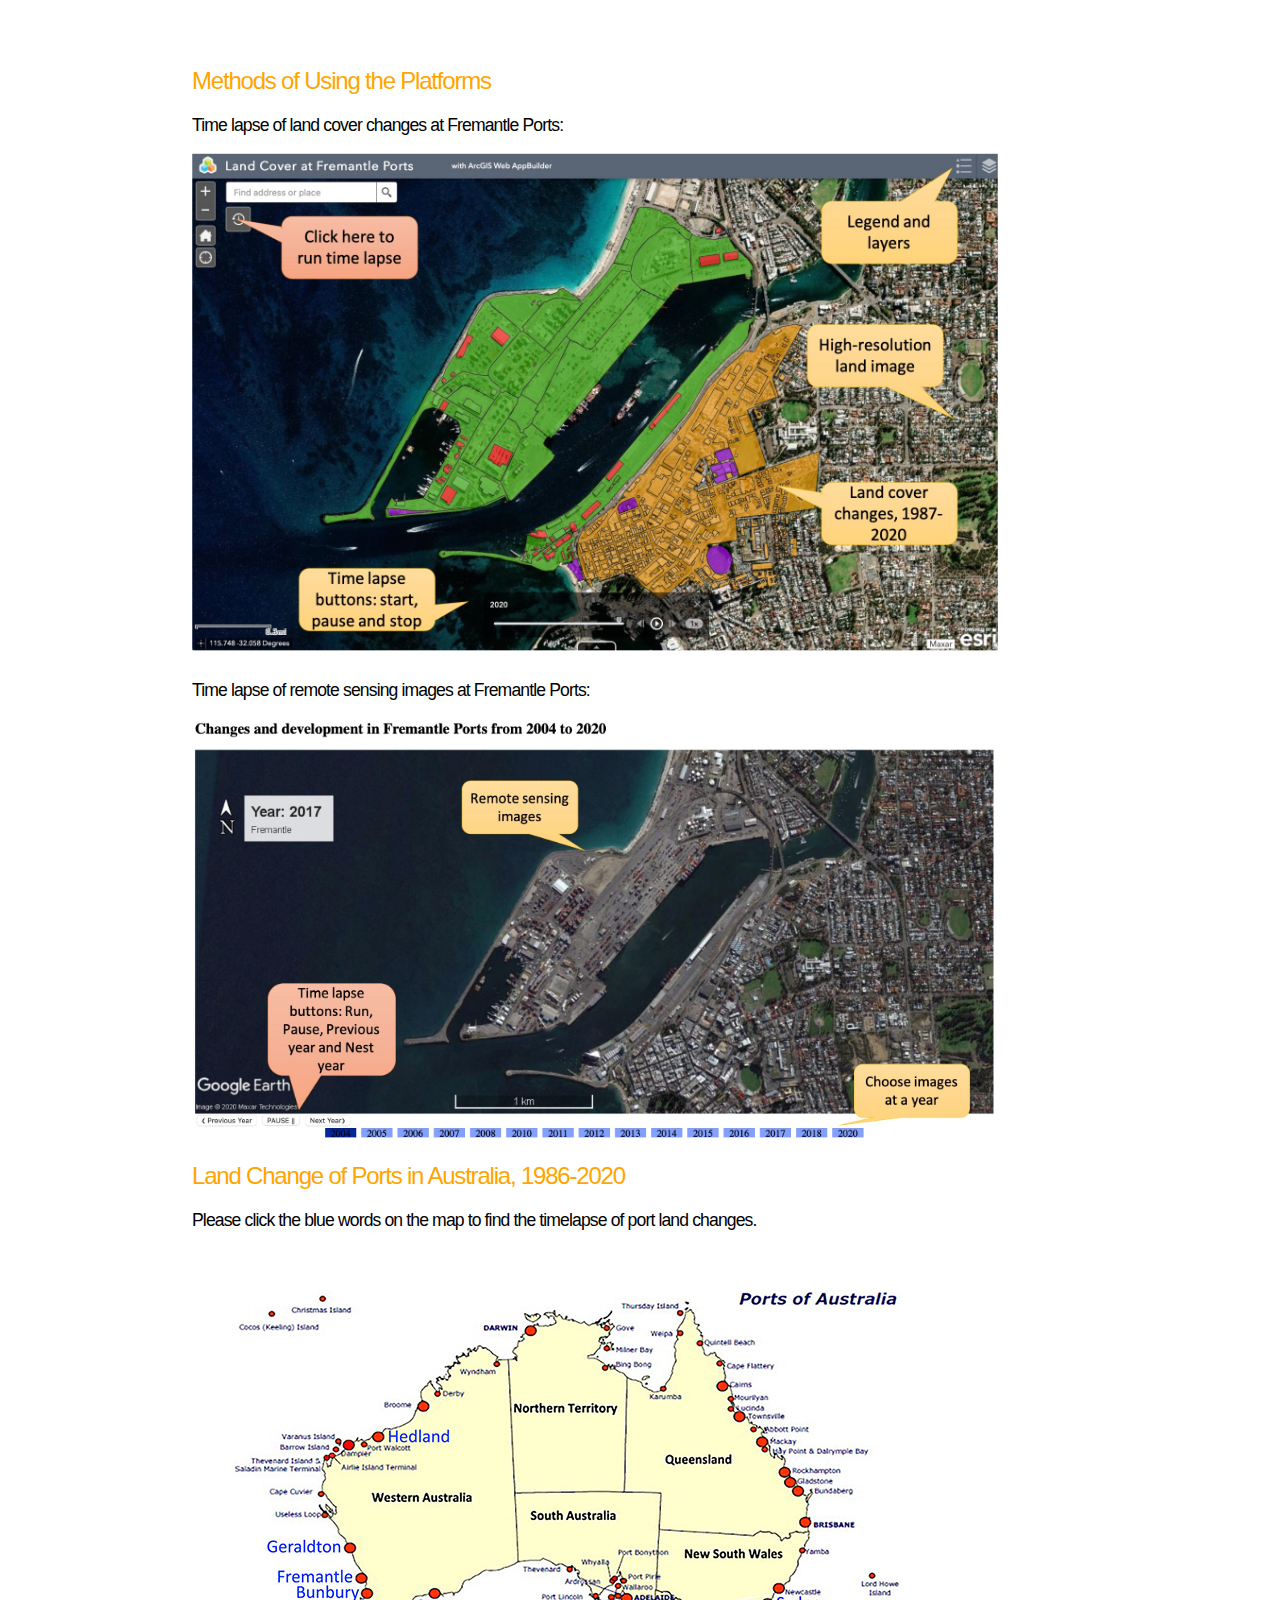
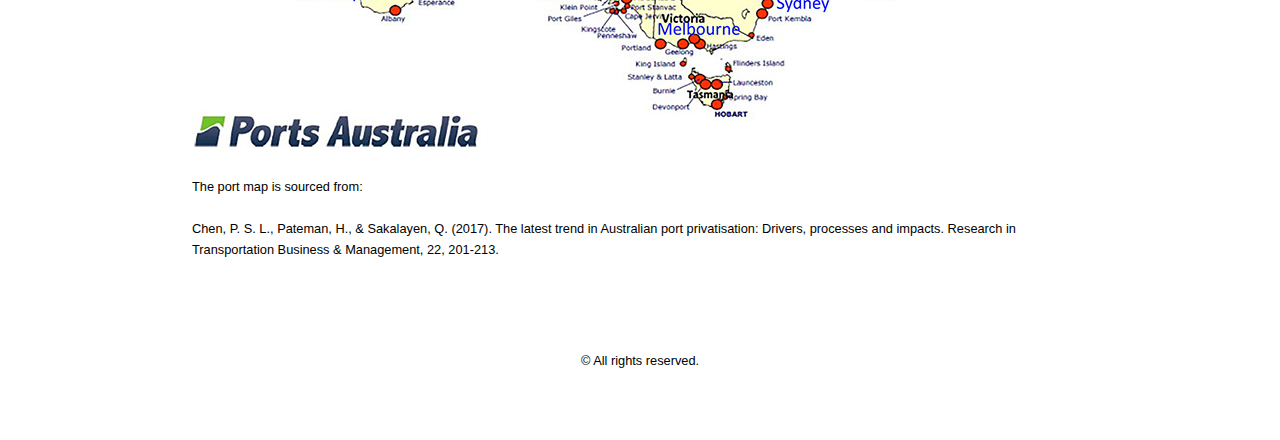
<file: index.html>
<!DOCTYPE HTML>
<!--
	Story by HTML5 UP
	html5up.net | @ajlkn
	Free for personal and commercial use under the CCA 3.0 license (html5up.net/license)
-->
<html>

<head>
  <title>Australian Ports</title>
	<meta charset="utf-8" />
	<meta name="viewport" content="width=device-width, initial-scale=1, user-scalable=no" />
	<link rel="stylesheet" href="assets/css/main.css" />
	<noscript><link rel="stylesheet" href="assets/css/noscript.css" /></noscript>
	<style> p{margin:5px 0} </style> 
</head>
	
<body class="is-preload">

<!-- Wrapper -->
<div id="wrapper" class="divided">


				    
<!-- Home -->
<section class="wrapper style1 content-align-left" id="Home">

	<div class="inner">
	  


	  <div class="content">
		  
<h3><font color="orange" id="landchange">Methods of Using the Platforms</font></h3>

	
<h4>Time lapse of land cover changes at Fremantle Ports:</h4>
		  
<img src="fig/Screenshot1.jpg" width="90%">
		  

<br /><br />

<h4>Time lapse of remote sensing images at Fremantle Ports:</h4>
		  
<img src="fig/Screenshot2.jpg" width="90%">	  
		  
<h3><font color="orange" id="landchange">Land Change of Ports in Australia, 1986-2020</font></h3>



<h4>Please click the blue words on the map to find the timelapse of port land changes.</h4>


<br /><br />

<!-- Image Map Generated by http://www.image-map.net/ -->
<img src="fig/portmap.jpg" usemap="#portmap">

<map name="portmap">
    <area target="_blank" alt="Fremantle Port" title="Fremantle Port" href="Fremantle.html" coords="75,274,191,294" shape="rect">
    <area target="_blank" alt="Port Hedland" title="Port Hedland" href="Hedland.html" coords="164,136,280,156" shape="rect">
    <area target="_blank" alt="Geraldton Port" title="Geraldton Port" href="Geraldton.html" coords="58,245,174,265" shape="rect">
    <area target="_blank" alt="Bunbury Port" title="Bunbury Port" href="Bunbury.html" coords="76,295,192,315" shape="rect">
    <area target="_blank" alt="Port of Melbourne" title="Port of Melbourne" href="Melbourne.html" coords="448,331,564,351" shape="rect">
    <area target="_blank" alt="Sydney Port" title="Sydney Port" href="Sydney.html" coords="547,304,663,324" shape="rect">

</map>

<br /><br />

The port map is sourced from:

<br /><br />

Chen, P. S. L., Pateman, H., & Sakalayen, Q. (2017). The latest trend in Australian port privatisation: Drivers, processes and impacts. Research in Transportation Business & Management, 22, 201-213.





<br /><br />


<!-- Footer -->
<footer class="wrapper style1 align-center">
	<div class="inner">
		<p>&copy; All rights reserved.</p>
	</div>
</footer>

</div>

<!-- Scripts -->
			<script src="assets/js/jquery.min.js"></script>
			<script src="assets/js/jquery.scrollex.min.js"></script>
			<script src="assets/js/jquery.scrolly.min.js"></script>
			<script src="assets/js/browser.min.js"></script>
			<script src="assets/js/breakpoints.min.js"></script>
			<script src="assets/js/util.js"></script>
			<script src="assets/js/main.js"></script>

</body>
</html>
</file>
<file: assets/css/noscript.css>
/*
	Story by HTML5 UP
	html5up.net | @ajlkn
	Free for personal and commercial use under the CCA 3.0 license (html5up.net/license)
*/

/* Banner (transitions) */

	.banner.onload-content-fade-up .content {
		-moz-transition: none;
		-webkit-transition: none;
		-ms-transition: none;
		transition: none;
	}

	body.is-preload .banner.onload-content-fade-up .content {
		-moz-transform: none;
		-webkit-transform: none;
		-ms-transform: none;
		transform: none;
		opacity: 1;
	}

	.banner.onload-content-fade-down .content {
		-moz-transition: none;
		-webkit-transition: none;
		-ms-transition: none;
		transition: none;
	}

	body.is-preload .banner.onload-content-fade-down .content {
		-moz-transform: none;
		-webkit-transform: none;
		-ms-transform: none;
		transform: none;
		opacity: 1;
	}

	.banner.onload-content-fade-left .content {
		-moz-transition: none;
		-webkit-transition: none;
		-ms-transition: none;
		transition: none;
	}

	body.is-preload .banner.onload-content-fade-left .content {
		-moz-transform: none;
		-webkit-transform: none;
		-ms-transform: none;
		transform: none;
		opacity: 1;
	}

	.banner.onload-content-fade-right .content {
		-moz-transition: none;
		-webkit-transition: none;
		-ms-transition: none;
		transition: none;
	}

	body.is-preload .banner.onload-content-fade-right .content {
		-moz-transform: none;
		-webkit-transform: none;
		-ms-transform: none;
		transform: none;
		opacity: 1;
	}

	.banner.onload-content-fade-in .content {
		-moz-transition: none;
		-webkit-transition: none;
		-ms-transition: none;
		transition: none;
	}

	body.is-preload .banner.onload-content-fade-in .content {
		-moz-transform: none;
		-webkit-transform: none;
		-ms-transform: none;
		transform: none;
		opacity: 1;
	}

	.banner.onload-image-fade-up .image {
		-moz-transition: none;
		-webkit-transition: none;
		-ms-transition: none;
		transition: none;
	}

		.banner.onload-image-fade-up .image img {
			-moz-transition: none;
			-webkit-transition: none;
			-ms-transition: none;
			transition: none;
		}

	body.is-preload .banner.onload-image-fade-up .image {
		-moz-transform: none;
		-webkit-transform: none;
		-ms-transform: none;
		transform: none;
		opacity: 1;
	}

		body.is-preload .banner.onload-image-fade-up .image img {
			opacity: 1;
		}

	.banner.onload-image-fade-down .image {
		-moz-transition: none;
		-webkit-transition: none;
		-ms-transition: none;
		transition: none;
	}

		.banner.onload-image-fade-down .image img {
			-moz-transition: none;
			-webkit-transition: none;
			-ms-transition: none;
			transition: none;
		}

	body.is-preload .banner.onload-image-fade-down .image {
		-moz-transform: none;
		-webkit-transform: none;
		-ms-transform: none;
		transform: none;
		opacity: 1;
	}

		body.is-preload .banner.onload-image-fade-down .image img {
			opacity: 1;
		}

	.banner.onload-image-fade-left .image {
		-moz-transition: none;
		-webkit-transition: none;
		-ms-transition: none;
		transition: none;
	}

		.banner.onload-image-fade-left .image img {
			-moz-transition: none;
			-webkit-transition: none;
			-ms-transition: none;
			transition: none;
		}

	body.is-preload .banner.onload-image-fade-left .image {
		-moz-transform: none;
		-webkit-transform: none;
		-ms-transform: none;
		transform: none;
		opacity: 1;
	}

		body.is-preload .banner.onload-image-fade-left .image img {
			opacity: 1;
		}

	.banner.onload-image-fade-right .image {
		-moz-transition: none;
		-webkit-transition: none;
		-ms-transition: none;
		transition: none;
	}

		.banner.onload-image-fade-right .image img {
			-moz-transition: none;
			-webkit-transition: none;
			-ms-transition: none;
			transition: none;
		}

	body.is-preload .banner.onload-image-fade-right .image {
		-moz-transform: none;
		-webkit-transform: none;
		-ms-transform: none;
		transform: none;
		opacity: 1;
	}

		body.is-preload .banner.onload-image-fade-right .image img {
			opacity: 1;
		}

	.banner.onload-image-fade-in .image img {
		-moz-transition: none;
		-webkit-transition: none;
		-ms-transition: none;
		transition: none;
	}

	body.is-preload .banner.onload-image-fade-in .image img {
		opacity: 1;
	}

	.banner.onscroll-content-fade-up .content {
		-moz-transition: none;
		-webkit-transition: none;
		-ms-transition: none;
		transition: none;
	}

	.banner.onscroll-content-fade-up.is-inactive .content {
		-moz-transform: none;
		-webkit-transform: none;
		-ms-transform: none;
		transform: none;
		opacity: 1;
	}

	.banner.onscroll-content-fade-down .content {
		-moz-transition: none;
		-webkit-transition: none;
		-ms-transition: none;
		transition: none;
	}

	.banner.onscroll-content-fade-down.is-inactive .content {
		-moz-transform: none;
		-webkit-transform: none;
		-ms-transform: none;
		transform: none;
		opacity: 1;
	}

	.banner.onscroll-content-fade-left .content {
		-moz-transition: none;
		-webkit-transition: none;
		-ms-transition: none;
		transition: none;
	}

	.banner.onscroll-content-fade-left.is-inactive .content {
		-moz-transform: none;
		-webkit-transform: none;
		-ms-transform: none;
		transform: none;
		opacity: 1;
	}

	.banner.onscroll-content-fade-right .content {
		-moz-transition: none;
		-webkit-transition: none;
		-ms-transition: none;
		transition: none;
	}

	.banner.onscroll-content-fade-right.is-inactive .content {
		-moz-transform: none;
		-webkit-transform: none;
		-ms-transform: none;
		transform: none;
		opacity: 1;
	}

	.banner.onscroll-content-fade-in .content {
		-moz-transition: none;
		-webkit-transition: none;
		-ms-transition: none;
		transition: none;
	}

	.banner.onscroll-content-fade-in.is-inactive .content {
		-moz-transform: none;
		-webkit-transform: none;
		-ms-transform: none;
		transform: none;
		opacity: 1;
	}

	.banner.onscroll-image-fade-up .image {
		-moz-transition: none;
		-webkit-transition: none;
		-ms-transition: none;
		transition: none;
	}

		.banner.onscroll-image-fade-up .image img {
			-moz-transition: none;
			-webkit-transition: none;
			-ms-transition: none;
			transition: none;
		}

	.banner.onscroll-image-fade-up.is-inactive .image {
		-moz-transform: none;
		-webkit-transform: none;
		-ms-transform: none;
		transform: none;
		opacity: 1;
	}

		.banner.onscroll-image-fade-up.is-inactive .image img {
			opacity: 1;
		}

	.banner.onscroll-image-fade-down .image {
		-moz-transition: none;
		-webkit-transition: none;
		-ms-transition: none;
		transition: none;
	}

		.banner.onscroll-image-fade-down .image img {
			-moz-transition: none;
			-webkit-transition: none;
			-ms-transition: none;
			transition: none;
		}

	.banner.onscroll-image-fade-down.is-inactive .image {
		-moz-transform: none;
		-webkit-transform: none;
		-ms-transform: none;
		transform: none;
		opacity: 1;
	}

		.banner.onscroll-image-fade-down.is-inactive .image img {
			opacity: 1;
		}

	.banner.onscroll-image-fade-left .image {
		-moz-transition: none;
		-webkit-transition: none;
		-ms-transition: none;
		transition: none;
	}

		.banner.onscroll-image-fade-left .image img {
			-moz-transition: none;
			-webkit-transition: none;
			-ms-transition: none;
			transition: none;
		}

	.banner.onscroll-image-fade-left.is-inactive .image {
		-moz-transform: none;
		-webkit-transform: none;
		-ms-transform: none;
		transform: none;
		opacity: 1;
	}

		.banner.onscroll-image-fade-left.is-inactive .image img {
			opacity: 1;
		}

	.banner.onscroll-image-fade-right .image {
		-moz-transition: none;
		-webkit-transition: none;
		-ms-transition: none;
		transition: none;
	}

		.banner.onscroll-image-fade-right .image img {
			-moz-transition: none;
			-webkit-transition: none;
			-ms-transition: none;
			transition: none;
		}

	.banner.onscroll-image-fade-right.is-inactive .image {
		-moz-transform: none;
		-webkit-transform: none;
		-ms-transform: none;
		transform: none;
		opacity: 1;
	}

		.banner.onscroll-image-fade-right.is-inactive .image img {
			opacity: 1;
		}

	.banner.onscroll-image-fade-in .image img {
		-moz-transition: none;
		-webkit-transition: none;
		-ms-transition: none;
		transition: none;
	}

	.banner.onscroll-image-fade-in.is-inactive .image img {
		opacity: 1;
	}
</file>
<file: assets/css/main.css>
@import url(font-awesome.min.css);
@import url("https://fonts.googleapis.com/css?family=Source+Sans+Pro:300,300i,400,400i");

/*
	Story by HTML5 UP
	html5up.net | @ajlkn
	Free for personal and commercial use under the CCA 3.0 license (html5up.net/license)
*/

html, body, div, span, applet, object,
iframe, h1, h2, h3, h4, h5, h6, p, blockquote,
pre, a, abbr, acronym, address, big, cite,
code, del, dfn, em, img, ins, kbd, q, s, samp,
small, strike, strong, sub, sup, tt, var, b,
u, i, center, dl, dt, dd, ol, ul, li, fieldset,
form, label, legend, table, caption, tbody,
tfoot, thead, tr, th, td, article, aside,
canvas, details, embed, figure, figcaption,
footer, header, hgroup, menu, nav, output, ruby,
section, summary, time, mark, audio, video {
	margin: 0;
	padding: 0;
	border: 0;
	font-size: 100%;
	font: inherit;
	vertical-align: baseline;}

article, aside, details, figcaption, figure,
footer, header, hgroup, menu, nav, section {
	display: block;}

body {
	line-height: 1;
}

ol, ul {
	list-style: none;
}

blockquote, q {
	quotes: none;
}

	blockquote:before, blockquote:after, q:before, q:after {
		content: '';
		content: none;
	}

table {
	border-collapse: collapse;
	border-spacing: 0;
}

body {
	-webkit-text-size-adjust: none;
}

mark {
	background-color: transparent;
	color: inherit;
}

input::-moz-focus-inner {
	border: 0;
	padding: 0;
}

input, select, textarea {
	-moz-appearance: none;
	-webkit-appearance: none;
	-ms-appearance: none;
	appearance: none;
}

/* Basic */

	@-ms-viewport {
		width: device-width;
	}

	body {
		-ms-overflow-style: scrollbar;
	}

	@media screen and (max-width: 480px) {

		html, body {
			min-width: 320px;
		}

	}

	html {
		box-sizing: border-box;
	}

	*, *:before, *:after {
		box-sizing: inherit;
	}

	body {
		background: #ffffff;
	}

		body.is-preload *, body.is-preload *:before, body.is-preload *:after {
			-moz-animation: none !important;
			-webkit-animation: none !important;
			-ms-animation: none !important;
			animation: none !important;
			-moz-transition: none !important;
			-webkit-transition: none !important;
			-ms-transition: none !important;
			transition: none !important;
		}

/* Type */

	html {
		font-size: 18pt;
	}

		@media screen and (max-width: 1680px) {

			html {
				font-size: 14pt;
			}

		}

		@media screen and (max-width: 1280px) {

			html {
				font-size: 12pt;
			}

		}

		@media screen and (max-width: 736px) {

			html {
				font-size: 11pt;
			}

		}

		@media screen and (max-width: 360px) {

			html {
				font-size: 10pt;
			}

		}

	body {
		background-color: #ffffff;
		color: #000000;
	}

	body, input, select, textarea {
		font-family: Arial, 'Helvetica Neue', Helvetica, sans-serif;
		font-size: 0.8rem;
		font-weight: 100;
		line-height: 1.65;
	}

	a {
		-moz-transition: color 0.2s ease-in-out;
		-webkit-transition: color 0.2s ease-in-out;
		-ms-transition: color 0.2s ease-in-out;
		transition: color 0.2s ease-in-out;
		text-decoration: underline;
	}

		a:hover {
			text-decoration: none;
		}

	strong, b {
		font-weight: bold;
	}

	em, i {
		font-style: italic;
	}

	p {
		margin: 0 0 2rem 0;
	}

		p.major {
			font-size: 1.25rem;
		}

	h1, h2, h3, h4, h5, h6 {
		font-weight: 300;
		line-height: 1.375;
		letter-spacing: -0.05em;
		margin: 0 0 1rem 0;
	}

		h1 a, h2 a, h3 a, h4 a, h5 a, h6 a {
			color: inherit;
			text-decoration: none;
		}

	h1 {
		font-size: 3.5rem;
		line-height: 1.2;
	}

	h2 {
		font-size: 2.25rem;
	}

	h3 {
		font-size: 1.5rem;
	}

	h4 {
		font-size: 1.1rem;
	}

	h5 {
		font-size: 0.9rem;
	}

	h6 {
		font-size: 0.7rem;
	}

	sub {
		font-size: 0.8rem;
		position: relative;
		top: 0.5rem;
	}

	sup {
		font-size: 0.8rem;
		position: relative;
		top: -0.5rem;
	}

	blockquote {
		border-left: solid 4px;
		font-style: italic;
		margin: 0 0 2rem 0;
		padding: 0.5rem 0 0.5rem 2rem;
	}

	code {
		border-radius: 4px;
		font-family: "Courier New", monospace;
		font-size: 0.9em;
		margin: 0 0.25rem;
		padding: 0.25rem 0.325rem;
	}

	pre {
		-webkit-overflow-scrolling: touch;
		font-family: "Courier New", monospace;
		font-size: 0.9em;
		margin: 0 0 2rem 0;
	}

		pre code {
			display: block;
			line-height: 1.5;
			padding: 0.75rem 1rem;
			overflow-x: auto;
		}

	hr {
		border: 0;
		border-bottom: solid 1px;
		margin: 2.5rem 0;
	}

		hr.major {
			margin: 3.5rem 0;
		}

	.align-left {
		text-align: left;
	}

	.align-center {
		text-align: center;
	}

	.align-right {
		text-align: right;
	}

	@media screen and (max-width: 736px) {

		p.major {
			font-size: 1.1rem;
		}

		h1 {
			font-size: 2.5rem;
		}

		h2 {
			font-size: 2rem;
		}

		h3 {
			font-size: 1.25rem;
		}

		h4 {
			font-size: 1rem;
		}

	}

	input, select, textarea {
		color: #000000;
	}

	a {
		color: #000000;
	}

		a:hover {
			color: #47D3E5;
		}

	strong, b {
		color: #000000;
	}

	h1, h2, h3, h4, h5, h6 {
		color: #000000;
	}

	blockquote {
		border-left-color: rgba(0, 0, 0, 0.2);
	}

	code {
		background: rgba(0, 0, 0, 0.05);
		border-color: rgba(0, 0, 0, 0.2);
	}

	hr {
		border-bottom-color: rgba(0, 0, 0, 0.2);
	}

/* unvisited link */
a:link {
    color: black;
    text-decoration: none;
}

/* visited link */
a:visited {
    color: black;
    text-decoration: none;
}

/* mouse over link */
a:hover {
    color: blue;
    text-decoration: underline;
}


/* Row */

	.row {
		display: flex;
		flex-wrap: wrap;
		box-sizing: border-box;
		align-items: stretch;
	}

		.row > * {
			box-sizing: border-box;
		}

		.row.gtr-uniform > * > :last-child {
			margin-bottom: 0;
		}

		.row.aln-left {
			justify-content: flex-start;
		}

		.row.aln-center {
			justify-content: center;
		}

		.row.aln-right {
			justify-content: flex-end;
		}

		.row.aln-top {
			align-items: flex-start;
		}

		.row.aln-middle {
			align-items: center;
		}

		.row.aln-bottom {
			align-items: flex-end;
		}

		.row > .imp {
			order: -1;
		}

		.row > .col-1 {
			width: 8.3333333333%;
		}

		.row > .off-1 {
			margin-left: 8.3333333333%;
		}

		.row > .col-2 {
			width: 16.6666666667%;
		}

		.row > .off-2 {
			margin-left: 16.6666666667%;
		}

		.row > .col-3 {
			width: 25%;
		}

		.row > .off-3 {
			margin-left: 25%;
		}

		.row > .col-4 {
			width: 33.3333333333%;
		}

		.row > .off-4 {
			margin-left: 33.3333333333%;
		}

		.row > .col-5 {
			width: 41.6666666667%;
		}

		.row > .off-5 {
			margin-left: 41.6666666667%;
		}

		.row > .col-6 {
			width: 50%;
		}

		.row > .off-6 {
			margin-left: 50%;
		}

		.row > .col-7 {
			width: 58.3333333333%;
		}

		.row > .off-7 {
			margin-left: 58.3333333333%;
		}

		.row > .col-8 {
			width: 66.6666666667%;
		}

		.row > .off-8 {
			margin-left: 66.6666666667%;
		}

		.row > .col-9 {
			width: 75%;
		}

		.row > .off-9 {
			margin-left: 75%;
		}

		.row > .col-10 {
			width: 83.3333333333%;
		}

		.row > .off-10 {
			margin-left: 83.3333333333%;
		}

		.row > .col-11 {
			width: 91.6666666667%;
		}

		.row > .off-11 {
			margin-left: 91.6666666667%;
		}

		.row > .col-12 {
			width: 100%;
		}

		.row > .off-12 {
			margin-left: 100%;
		}

		.row.gtr-0 {
			margin-top: 0;
			margin-left: 0rem;
		}

			.row.gtr-0 > * {
				padding: 0 0 0 0rem;
			}

			.row.gtr-0.gtr-uniform {
				margin-top: 0rem;
			}

				.row.gtr-0.gtr-uniform > * {
					padding-top: 0rem;
				}

		.row.gtr-25 {
			margin-top: 0;
			margin-left: -0.5rem;
		}

			.row.gtr-25 > * {
				padding: 0 0 0 0.5rem;
			}

			.row.gtr-25.gtr-uniform {
				margin-top: -0.5rem;
			}

				.row.gtr-25.gtr-uniform > * {
					padding-top: 0.5rem;
				}

		.row.gtr-50 {
			margin-top: 0;
			margin-left: -1rem;
		}

			.row.gtr-50 > * {
				padding: 0 0 0 1rem;
			}

			.row.gtr-50.gtr-uniform {
				margin-top: -1rem;
			}

				.row.gtr-50.gtr-uniform > * {
					padding-top: 1rem;
				}

		.row {
			margin-top: 0;
			margin-left: -2rem;
		}

			.row > * {
				padding: 0 0 0 2rem;
			}

			.row.gtr-uniform {
				margin-top: -2rem;
			}

				.row.gtr-uniform > * {
					padding-top: 2rem;
				}

		.row.gtr-150 {
			margin-top: 0;
			margin-left: -3rem;
		}

			.row.gtr-150 > * {
				padding: 0 0 0 3rem;
			}

			.row.gtr-150.gtr-uniform {
				margin-top: -3rem;
			}

				.row.gtr-150.gtr-uniform > * {
					padding-top: 3rem;
				}

		.row.gtr-200 {
			margin-top: 0;
			margin-left: -4rem;
		}

			.row.gtr-200 > * {
				padding: 0 0 0 4rem;
			}

			.row.gtr-200.gtr-uniform {
				margin-top: -4rem;
			}

				.row.gtr-200.gtr-uniform > * {
					padding-top: 4rem;
				}

		@media screen and (max-width: 1680px) {

			.row {
				display: flex;
				flex-wrap: wrap;
				box-sizing: border-box;
				align-items: stretch;
			}

				.row > * {
					box-sizing: border-box;
				}

				.row.gtr-uniform > * > :last-child {
					margin-bottom: 0;
				}

				.row.aln-left {
					justify-content: flex-start;
				}

				.row.aln-center {
					justify-content: center;
				}

				.row.aln-right {
					justify-content: flex-end;
				}

				.row.aln-top {
					align-items: flex-start;
				}

				.row.aln-middle {
					align-items: center;
				}

				.row.aln-bottom {
					align-items: flex-end;
				}

				.row > .imp-xlarge {
					order: -1;
				}

				.row > .col-1-xlarge {
					width: 8.3333333333%;
				}

				.row > .off-1-xlarge {
					margin-left: 8.3333333333%;
				}

				.row > .col-2-xlarge {
					width: 16.6666666667%;
				}

				.row > .off-2-xlarge {
					margin-left: 16.6666666667%;
				}

				.row > .col-3-xlarge {
					width: 25%;
				}

				.row > .off-3-xlarge {
					margin-left: 25%;
				}

				.row > .col-4-xlarge {
					width: 33.3333333333%;
				}

				.row > .off-4-xlarge {
					margin-left: 33.3333333333%;
				}

				.row > .col-5-xlarge {
					width: 41.6666666667%;
				}

				.row > .off-5-xlarge {
					margin-left: 41.6666666667%;
				}

				.row > .col-6-xlarge {
					width: 50%;
				}

				.row > .off-6-xlarge {
					margin-left: 50%;
				}

				.row > .col-7-xlarge {
					width: 58.3333333333%;
				}

				.row > .off-7-xlarge {
					margin-left: 58.3333333333%;
				}

				.row > .col-8-xlarge {
					width: 66.6666666667%;
				}

				.row > .off-8-xlarge {
					margin-left: 66.6666666667%;
				}

				.row > .col-9-xlarge {
					width: 75%;
				}

				.row > .off-9-xlarge {
					margin-left: 75%;
				}

				.row > .col-10-xlarge {
					width: 83.3333333333%;
				}

				.row > .off-10-xlarge {
					margin-left: 83.3333333333%;
				}

				.row > .col-11-xlarge {
					width: 91.6666666667%;
				}

				.row > .off-11-xlarge {
					margin-left: 91.6666666667%;
				}

				.row > .col-12-xlarge {
					width: 100%;
				}

				.row > .off-12-xlarge {
					margin-left: 100%;
				}

				.row.gtr-0 {
					margin-top: 0;
					margin-left: 0rem;
				}

					.row.gtr-0 > * {
						padding: 0 0 0 0rem;
					}

					.row.gtr-0.gtr-uniform {
						margin-top: 0rem;
					}

						.row.gtr-0.gtr-uniform > * {
							padding-top: 0rem;
						}

				.row.gtr-25 {
					margin-top: 0;
					margin-left: -0.5rem;
				}

					.row.gtr-25 > * {
						padding: 0 0 0 0.5rem;
					}

					.row.gtr-25.gtr-uniform {
						margin-top: -0.5rem;
					}

						.row.gtr-25.gtr-uniform > * {
							padding-top: 0.5rem;
						}

				.row.gtr-50 {
					margin-top: 0;
					margin-left: -1rem;
				}

					.row.gtr-50 > * {
						padding: 0 0 0 1rem;
					}

					.row.gtr-50.gtr-uniform {
						margin-top: -1rem;
					}

						.row.gtr-50.gtr-uniform > * {
							padding-top: 1rem;
						}

				.row {
					margin-top: 0;
					margin-left: -2rem;
				}

					.row > * {
						padding: 0 0 0 2rem;
					}

					.row.gtr-uniform {
						margin-top: -2rem;
					}

						.row.gtr-uniform > * {
							padding-top: 2rem;
						}

				.row.gtr-150 {
					margin-top: 0;
					margin-left: -3rem;
				}

					.row.gtr-150 > * {
						padding: 0 0 0 3rem;
					}

					.row.gtr-150.gtr-uniform {
						margin-top: -3rem;
					}

						.row.gtr-150.gtr-uniform > * {
							padding-top: 3rem;
						}

				.row.gtr-200 {
					margin-top: 0;
					margin-left: -4rem;
				}

					.row.gtr-200 > * {
						padding: 0 0 0 4rem;
					}

					.row.gtr-200.gtr-uniform {
						margin-top: -4rem;
					}

						.row.gtr-200.gtr-uniform > * {
							padding-top: 4rem;
						}

		}

		@media screen and (max-width: 1280px) {

			.row {
				display: flex;
				flex-wrap: wrap;
				box-sizing: border-box;
				align-items: stretch;
			}

				.row > * {
					box-sizing: border-box;
				}

				.row.gtr-uniform > * > :last-child {
					margin-bottom: 0;
				}

				.row.aln-left {
					justify-content: flex-start;
				}

				.row.aln-center {
					justify-content: center;
				}

				.row.aln-right {
					justify-content: flex-end;
				}

				.row.aln-top {
					align-items: flex-start;
				}

				.row.aln-middle {
					align-items: center;
				}

				.row.aln-bottom {
					align-items: flex-end;
				}

				.row > .imp-large {
					order: -1;
				}

				.row > .col-1-large {
					width: 8.3333333333%;
				}

				.row > .off-1-large {
					margin-left: 8.3333333333%;
				}

				.row > .col-2-large {
					width: 16.6666666667%;
				}

				.row > .off-2-large {
					margin-left: 16.6666666667%;
				}

				.row > .col-3-large {
					width: 25%;
				}

				.row > .off-3-large {
					margin-left: 25%;
				}

				.row > .col-4-large {
					width: 33.3333333333%;
				}

				.row > .off-4-large {
					margin-left: 33.3333333333%;
				}

				.row > .col-5-large {
					width: 41.6666666667%;
				}

				.row > .off-5-large {
					margin-left: 41.6666666667%;
				}

				.row > .col-6-large {
					width: 50%;
				}

				.row > .off-6-large {
					margin-left: 50%;
				}

				.row > .col-7-large {
					width: 58.3333333333%;
				}

				.row > .off-7-large {
					margin-left: 58.3333333333%;
				}

				.row > .col-8-large {
					width: 66.6666666667%;
				}

				.row > .off-8-large {
					margin-left: 66.6666666667%;
				}

				.row > .col-9-large {
					width: 75%;
				}

				.row > .off-9-large {
					margin-left: 75%;
				}

				.row > .col-10-large {
					width: 83.3333333333%;
				}

				.row > .off-10-large {
					margin-left: 83.3333333333%;
				}

				.row > .col-11-large {
					width: 91.6666666667%;
				}

				.row > .off-11-large {
					margin-left: 91.6666666667%;
				}

				.row > .col-12-large {
					width: 100%;
				}

				.row > .off-12-large {
					margin-left: 100%;
				}

				.row.gtr-0 {
					margin-top: 0;
					margin-left: 0rem;
				}

					.row.gtr-0 > * {
						padding: 0 0 0 0rem;
					}

					.row.gtr-0.gtr-uniform {
						margin-top: 0rem;
					}

						.row.gtr-0.gtr-uniform > * {
							padding-top: 0rem;
						}

				.row.gtr-25 {
					margin-top: 0;
					margin-left: -0.5rem;
				}

					.row.gtr-25 > * {
						padding: 0 0 0 0.5rem;
					}

					.row.gtr-25.gtr-uniform {
						margin-top: -0.5rem;
					}

						.row.gtr-25.gtr-uniform > * {
							padding-top: 0.5rem;
						}

				.row.gtr-50 {
					margin-top: 0;
					margin-left: -1rem;
				}

					.row.gtr-50 > * {
						padding: 0 0 0 1rem;
					}

					.row.gtr-50.gtr-uniform {
						margin-top: -1rem;
					}

						.row.gtr-50.gtr-uniform > * {
							padding-top: 1rem;
						}

				.row {
					margin-top: 0;
					margin-left: -2rem;
				}

					.row > * {
						padding: 0 0 0 2rem;
					}

					.row.gtr-uniform {
						margin-top: -2rem;
					}

						.row.gtr-uniform > * {
							padding-top: 2rem;
						}

				.row.gtr-150 {
					margin-top: 0;
					margin-left: -3rem;
				}

					.row.gtr-150 > * {
						padding: 0 0 0 3rem;
					}

					.row.gtr-150.gtr-uniform {
						margin-top: -3rem;
					}

						.row.gtr-150.gtr-uniform > * {
							padding-top: 3rem;
						}

				.row.gtr-200 {
					margin-top: 0;
					margin-left: -4rem;
				}

					.row.gtr-200 > * {
						padding: 0 0 0 4rem;
					}

					.row.gtr-200.gtr-uniform {
						margin-top: -4rem;
					}

						.row.gtr-200.gtr-uniform > * {
							padding-top: 4rem;
						}

		}

		@media screen and (max-width: 980px) {

			.row {
				display: flex;
				flex-wrap: wrap;
				box-sizing: border-box;
				align-items: stretch;
			}

				.row > * {
					box-sizing: border-box;
				}

				.row.gtr-uniform > * > :last-child {
					margin-bottom: 0;
				}

				.row.aln-left {
					justify-content: flex-start;
				}

				.row.aln-center {
					justify-content: center;
				}

				.row.aln-right {
					justify-content: flex-end;
				}

				.row.aln-top {
					align-items: flex-start;
				}

				.row.aln-middle {
					align-items: center;
				}

				.row.aln-bottom {
					align-items: flex-end;
				}

				.row > .imp-medium {
					order: -1;
				}

				.row > .col-1-medium {
					width: 8.3333333333%;
				}

				.row > .off-1-medium {
					margin-left: 8.3333333333%;
				}

				.row > .col-2-medium {
					width: 16.6666666667%;
				}

				.row > .off-2-medium {
					margin-left: 16.6666666667%;
				}

				.row > .col-3-medium {
					width: 25%;
				}

				.row > .off-3-medium {
					margin-left: 25%;
				}

				.row > .col-4-medium {
					width: 33.3333333333%;
				}

				.row > .off-4-medium {
					margin-left: 33.3333333333%;
				}

				.row > .col-5-medium {
					width: 41.6666666667%;
				}

				.row > .off-5-medium {
					margin-left: 41.6666666667%;
				}

				.row > .col-6-medium {
					width: 50%;
				}

				.row > .off-6-medium {
					margin-left: 50%;
				}

				.row > .col-7-medium {
					width: 58.3333333333%;
				}

				.row > .off-7-medium {
					margin-left: 58.3333333333%;
				}

				.row > .col-8-medium {
					width: 66.6666666667%;
				}

				.row > .off-8-medium {
					margin-left: 66.6666666667%;
				}

				.row > .col-9-medium {
					width: 75%;
				}

				.row > .off-9-medium {
					margin-left: 75%;
				}

				.row > .col-10-medium {
					width: 83.3333333333%;
				}

				.row > .off-10-medium {
					margin-left: 83.3333333333%;
				}

				.row > .col-11-medium {
					width: 91.6666666667%;
				}

				.row > .off-11-medium {
					margin-left: 91.6666666667%;
				}

				.row > .col-12-medium {
					width: 100%;
				}

				.row > .off-12-medium {
					margin-left: 100%;
				}

				.row.gtr-0 {
					margin-top: 0;
					margin-left: 0rem;
				}

					.row.gtr-0 > * {
						padding: 0 0 0 0rem;
					}

					.row.gtr-0.gtr-uniform {
						margin-top: 0rem;
					}

						.row.gtr-0.gtr-uniform > * {
							padding-top: 0rem;
						}

				.row.gtr-25 {
					margin-top: 0;
					margin-left: -0.5rem;
				}

					.row.gtr-25 > * {
						padding: 0 0 0 0.5rem;
					}

					.row.gtr-25.gtr-uniform {
						margin-top: -0.5rem;
					}

						.row.gtr-25.gtr-uniform > * {
							padding-top: 0.5rem;
						}

				.row.gtr-50 {
					margin-top: 0;
					margin-left: -1rem;
				}

					.row.gtr-50 > * {
						padding: 0 0 0 1rem;
					}

					.row.gtr-50.gtr-uniform {
						margin-top: -1rem;
					}

						.row.gtr-50.gtr-uniform > * {
							padding-top: 1rem;
						}

				.row {
					margin-top: 0;
					margin-left: -2rem;
				}

					.row > * {
						padding: 0 0 0 2rem;
					}

					.row.gtr-uniform {
						margin-top: -2rem;
					}

						.row.gtr-uniform > * {
							padding-top: 2rem;
						}

				.row.gtr-150 {
					margin-top: 0;
					margin-left: -3rem;
				}

					.row.gtr-150 > * {
						padding: 0 0 0 3rem;
					}

					.row.gtr-150.gtr-uniform {
						margin-top: -3rem;
					}

						.row.gtr-150.gtr-uniform > * {
							padding-top: 3rem;
						}

				.row.gtr-200 {
					margin-top: 0;
					margin-left: -4rem;
				}

					.row.gtr-200 > * {
						padding: 0 0 0 4rem;
					}

					.row.gtr-200.gtr-uniform {
						margin-top: -4rem;
					}

						.row.gtr-200.gtr-uniform > * {
							padding-top: 4rem;
						}

		}

		@media screen and (max-width: 736px) {

			.row {
				display: flex;
				flex-wrap: wrap;
				box-sizing: border-box;
				align-items: stretch;
			}

				.row > * {
					box-sizing: border-box;
				}

				.row.gtr-uniform > * > :last-child {
					margin-bottom: 0;
				}

				.row.aln-left {
					justify-content: flex-start;
				}

				.row.aln-center {
					justify-content: center;
				}

				.row.aln-right {
					justify-content: flex-end;
				}

				.row.aln-top {
					align-items: flex-start;
				}

				.row.aln-middle {
					align-items: center;
				}

				.row.aln-bottom {
					align-items: flex-end;
				}

				.row > .imp-small {
					order: -1;
				}

				.row > .col-1-small {
					width: 8.3333333333%;
				}

				.row > .off-1-small {
					margin-left: 8.3333333333%;
				}

				.row > .col-2-small {
					width: 16.6666666667%;
				}

				.row > .off-2-small {
					margin-left: 16.6666666667%;
				}

				.row > .col-3-small {
					width: 25%;
				}

				.row > .off-3-small {
					margin-left: 25%;
				}

				.row > .col-4-small {
					width: 33.3333333333%;
				}

				.row > .off-4-small {
					margin-left: 33.3333333333%;
				}

				.row > .col-5-small {
					width: 41.6666666667%;
				}

				.row > .off-5-small {
					margin-left: 41.6666666667%;
				}

				.row > .col-6-small {
					width: 50%;
				}

				.row > .off-6-small {
					margin-left: 50%;
				}

				.row > .col-7-small {
					width: 58.3333333333%;
				}

				.row > .off-7-small {
					margin-left: 58.3333333333%;
				}

				.row > .col-8-small {
					width: 66.6666666667%;
				}

				.row > .off-8-small {
					margin-left: 66.6666666667%;
				}

				.row > .col-9-small {
					width: 75%;
				}

				.row > .off-9-small {
					margin-left: 75%;
				}

				.row > .col-10-small {
					width: 83.3333333333%;
				}

				.row > .off-10-small {
					margin-left: 83.3333333333%;
				}

				.row > .col-11-small {
					width: 91.6666666667%;
				}

				.row > .off-11-small {
					margin-left: 91.6666666667%;
				}

				.row > .col-12-small {
					width: 100%;
				}

				.row > .off-12-small {
					margin-left: 100%;
				}

				.row.gtr-0 {
					margin-top: 0;
					margin-left: 0rem;
				}

					.row.gtr-0 > * {
						padding: 0 0 0 0rem;
					}

					.row.gtr-0.gtr-uniform {
						margin-top: 0rem;
					}

						.row.gtr-0.gtr-uniform > * {
							padding-top: 0rem;
						}

				.row.gtr-25 {
					margin-top: 0;
					margin-left: -0.5rem;
				}

					.row.gtr-25 > * {
						padding: 0 0 0 0.5rem;
					}

					.row.gtr-25.gtr-uniform {
						margin-top: -0.5rem;
					}

						.row.gtr-25.gtr-uniform > * {
							padding-top: 0.5rem;
						}

				.row.gtr-50 {
					margin-top: 0;
					margin-left: -1rem;
				}

					.row.gtr-50 > * {
						padding: 0 0 0 1rem;
					}

					.row.gtr-50.gtr-uniform {
						margin-top: -1rem;
					}

						.row.gtr-50.gtr-uniform > * {
							padding-top: 1rem;
						}

				.row {
					margin-top: 0;
					margin-left: -2rem;
				}

					.row > * {
						padding: 0 0 0 2rem;
					}

					.row.gtr-uniform {
						margin-top: -2rem;
					}

						.row.gtr-uniform > * {
							padding-top: 2rem;
						}

				.row.gtr-150 {
					margin-top: 0;
					margin-left: -3rem;
				}

					.row.gtr-150 > * {
						padding: 0 0 0 3rem;
					}

					.row.gtr-150.gtr-uniform {
						margin-top: -3rem;
					}

						.row.gtr-150.gtr-uniform > * {
							padding-top: 3rem;
						}

				.row.gtr-200 {
					margin-top: 0;
					margin-left: -4rem;
				}

					.row.gtr-200 > * {
						padding: 0 0 0 4rem;
					}

					.row.gtr-200.gtr-uniform {
						margin-top: -4rem;
					}

						.row.gtr-200.gtr-uniform > * {
							padding-top: 4rem;
						}

		}

		@media screen and (max-width: 480px) {

			.row {
				display: flex;
				flex-wrap: wrap;
				box-sizing: border-box;
				align-items: stretch;
			}

				.row > * {
					box-sizing: border-box;
				}

				.row.gtr-uniform > * > :last-child {
					margin-bottom: 0;
				}

				.row.aln-left {
					justify-content: flex-start;
				}

				.row.aln-center {
					justify-content: center;
				}

				.row.aln-right {
					justify-content: flex-end;
				}

				.row.aln-top {
					align-items: flex-start;
				}

				.row.aln-middle {
					align-items: center;
				}

				.row.aln-bottom {
					align-items: flex-end;
				}

				.row > .imp-xsmall {
					order: -1;
				}

				.row > .col-1-xsmall {
					width: 8.3333333333%;
				}

				.row > .off-1-xsmall {
					margin-left: 8.3333333333%;
				}

				.row > .col-2-xsmall {
					width: 16.6666666667%;
				}

				.row > .off-2-xsmall {
					margin-left: 16.6666666667%;
				}

				.row > .col-3-xsmall {
					width: 25%;
				}

				.row > .off-3-xsmall {
					margin-left: 25%;
				}

				.row > .col-4-xsmall {
					width: 33.3333333333%;
				}

				.row > .off-4-xsmall {
					margin-left: 33.3333333333%;
				}

				.row > .col-5-xsmall {
					width: 41.6666666667%;
				}

				.row > .off-5-xsmall {
					margin-left: 41.6666666667%;
				}

				.row > .col-6-xsmall {
					width: 50%;
				}

				.row > .off-6-xsmall {
					margin-left: 50%;
				}

				.row > .col-7-xsmall {
					width: 58.3333333333%;
				}

				.row > .off-7-xsmall {
					margin-left: 58.3333333333%;
				}

				.row > .col-8-xsmall {
					width: 66.6666666667%;
				}

				.row > .off-8-xsmall {
					margin-left: 66.6666666667%;
				}

				.row > .col-9-xsmall {
					width: 75%;
				}

				.row > .off-9-xsmall {
					margin-left: 75%;
				}

				.row > .col-10-xsmall {
					width: 83.3333333333%;
				}

				.row > .off-10-xsmall {
					margin-left: 83.3333333333%;
				}

				.row > .col-11-xsmall {
					width: 91.6666666667%;
				}

				.row > .off-11-xsmall {
					margin-left: 91.6666666667%;
				}

				.row > .col-12-xsmall {
					width: 100%;
				}

				.row > .off-12-xsmall {
					margin-left: 100%;
				}

				.row.gtr-0 {
					margin-top: 0;
					margin-left: 0rem;
				}

					.row.gtr-0 > * {
						padding: 0 0 0 0rem;
					}

					.row.gtr-0.gtr-uniform {
						margin-top: 0rem;
					}

						.row.gtr-0.gtr-uniform > * {
							padding-top: 0rem;
						}

				.row.gtr-25 {
					margin-top: 0;
					margin-left: -0.5rem;
				}

					.row.gtr-25 > * {
						padding: 0 0 0 0.5rem;
					}

					.row.gtr-25.gtr-uniform {
						margin-top: -0.5rem;
					}

						.row.gtr-25.gtr-uniform > * {
							padding-top: 0.5rem;
						}

				.row.gtr-50 {
					margin-top: 0;
					margin-left: -1rem;
				}

					.row.gtr-50 > * {
						padding: 0 0 0 1rem;
					}

					.row.gtr-50.gtr-uniform {
						margin-top: -1rem;
					}

						.row.gtr-50.gtr-uniform > * {
							padding-top: 1rem;
						}

				.row {
					margin-top: 0;
					margin-left: -2rem;
				}

					.row > * {
						padding: 0 0 0 2rem;
					}

					.row.gtr-uniform {
						margin-top: -2rem;
					}

						.row.gtr-uniform > * {
							padding-top: 2rem;
						}

				.row.gtr-150 {
					margin-top: 0;
					margin-left: -3rem;
				}

					.row.gtr-150 > * {
						padding: 0 0 0 3rem;
					}

					.row.gtr-150.gtr-uniform {
						margin-top: -3rem;
					}

						.row.gtr-150.gtr-uniform > * {
							padding-top: 3rem;
						}

				.row.gtr-200 {
					margin-top: 0;
					margin-left: -4rem;
				}

					.row.gtr-200 > * {
						padding: 0 0 0 4rem;
					}

					.row.gtr-200.gtr-uniform {
						margin-top: -4rem;
					}

						.row.gtr-200.gtr-uniform > * {
							padding-top: 4rem;
						}

		}

		@media screen and (max-width: 360px) {

			.row {
				display: flex;
				flex-wrap: wrap;
				box-sizing: border-box;
				align-items: stretch;
			}

				.row > * {
					box-sizing: border-box;
				}

				.row.gtr-uniform > * > :last-child {
					margin-bottom: 0;
				}

				.row.aln-left {
					justify-content: flex-start;
				}

				.row.aln-center {
					justify-content: center;
				}

				.row.aln-right {
					justify-content: flex-end;
				}

				.row.aln-top {
					align-items: flex-start;
				}

				.row.aln-middle {
					align-items: center;
				}

				.row.aln-bottom {
					align-items: flex-end;
				}

				.row > .imp-xxsmall {
					order: -1;
				}

				.row > .col-1-xxsmall {
					width: 8.3333333333%;
				}

				.row > .off-1-xxsmall {
					margin-left: 8.3333333333%;
				}

				.row > .col-2-xxsmall {
					width: 16.6666666667%;
				}

				.row > .off-2-xxsmall {
					margin-left: 16.6666666667%;
				}

				.row > .col-3-xxsmall {
					width: 25%;
				}

				.row > .off-3-xxsmall {
					margin-left: 25%;
				}

				.row > .col-4-xxsmall {
					width: 33.3333333333%;
				}

				.row > .off-4-xxsmall {
					margin-left: 33.3333333333%;
				}

				.row > .col-5-xxsmall {
					width: 41.6666666667%;
				}

				.row > .off-5-xxsmall {
					margin-left: 41.6666666667%;
				}

				.row > .col-6-xxsmall {
					width: 50%;
				}

				.row > .off-6-xxsmall {
					margin-left: 50%;
				}

				.row > .col-7-xxsmall {
					width: 58.3333333333%;
				}

				.row > .off-7-xxsmall {
					margin-left: 58.3333333333%;
				}

				.row > .col-8-xxsmall {
					width: 66.6666666667%;
				}

				.row > .off-8-xxsmall {
					margin-left: 66.6666666667%;
				}

				.row > .col-9-xxsmall {
					width: 75%;
				}

				.row > .off-9-xxsmall {
					margin-left: 75%;
				}

				.row > .col-10-xxsmall {
					width: 83.3333333333%;
				}

				.row > .off-10-xxsmall {
					margin-left: 83.3333333333%;
				}

				.row > .col-11-xxsmall {
					width: 91.6666666667%;
				}

				.row > .off-11-xxsmall {
					margin-left: 91.6666666667%;
				}

				.row > .col-12-xxsmall {
					width: 100%;
				}

				.row > .off-12-xxsmall {
					margin-left: 100%;
				}

				.row.gtr-0 {
					margin-top: 0;
					margin-left: 0rem;
				}

					.row.gtr-0 > * {
						padding: 0 0 0 0rem;
					}

					.row.gtr-0.gtr-uniform {
						margin-top: 0rem;
					}

						.row.gtr-0.gtr-uniform > * {
							padding-top: 0rem;
						}

				.row.gtr-25 {
					margin-top: 0;
					margin-left: -0.5rem;
				}

					.row.gtr-25 > * {
						padding: 0 0 0 0.5rem;
					}

					.row.gtr-25.gtr-uniform {
						margin-top: -0.5rem;
					}

						.row.gtr-25.gtr-uniform > * {
							padding-top: 0.5rem;
						}

				.row.gtr-50 {
					margin-top: 0;
					margin-left: -1rem;
				}

					.row.gtr-50 > * {
						padding: 0 0 0 1rem;
					}

					.row.gtr-50.gtr-uniform {
						margin-top: -1rem;
					}

						.row.gtr-50.gtr-uniform > * {
							padding-top: 1rem;
						}

				.row {
					margin-top: 0;
					margin-left: -2rem;
				}

					.row > * {
						padding: 0 0 0 2rem;
					}

					.row.gtr-uniform {
						margin-top: -2rem;
					}

						.row.gtr-uniform > * {
							padding-top: 2rem;
						}

				.row.gtr-150 {
					margin-top: 0;
					margin-left: -3rem;
				}

					.row.gtr-150 > * {
						padding: 0 0 0 3rem;
					}

					.row.gtr-150.gtr-uniform {
						margin-top: -3rem;
					}

						.row.gtr-150.gtr-uniform > * {
							padding-top: 3rem;
						}

				.row.gtr-200 {
					margin-top: 0;
					margin-left: -4rem;
				}

					.row.gtr-200 > * {
						padding: 0 0 0 4rem;
					}

					.row.gtr-200.gtr-uniform {
						margin-top: -4rem;
					}

						.row.gtr-200.gtr-uniform > * {
							padding-top: 4rem;
						}

		}

/* Box */

	.box {
		border-radius: 4px;
		border: solid 1px;
		margin-bottom: 2rem;
		padding: 1.5rem;
	}

		.box > :last-child,
		.box > :last-child > :last-child,
		.box > :last-child > :last-child > :last-child {
			margin-bottom: 0;
		}

		.box.alt {
			border: 0;
			border-radius: 0;
			padding: 0;
		}

	.box {
		border-color: rgba(0, 0, 0, 0.2);
	}

/* Button */

	input[type="submit"],
	input[type="reset"],
	input[type="button"],
	button,
	.button {
		-moz-appearance: none;
		-webkit-appearance: none;
		-ms-appearance: none;
		appearance: none;
		-moz-transition: background-color 0.2s ease-in-out, box-shadow 0.2s ease-in-out, color 0.2s ease-in-out;
		-webkit-transition: background-color 0.2s ease-in-out, box-shadow 0.2s ease-in-out, color 0.2s ease-in-out;
		-ms-transition: background-color 0.2s ease-in-out, box-shadow 0.2s ease-in-out, color 0.2s ease-in-out;
		transition: background-color 0.2s ease-in-out, box-shadow 0.2s ease-in-out, color 0.2s ease-in-out;
		border: 0;
		cursor: pointer;
		display: inline-block;
		font-weight: 400;
		letter-spacing: 0.125em;
		text-align: center;
		text-decoration: none;
		text-transform: uppercase;
		white-space: nowrap;
		font-size: 0.75rem;
		max-width: 20rem;
		height: 3.75em;
		line-height: 3.75em;
		border-radius: 3.75em;
		padding: 0 2.5em;
		text-overflow: ellipsis;
		overflow: hidden;
	}

		input[type="submit"].icon:before,
		input[type="reset"].icon:before,
		input[type="button"].icon:before,
		button.icon:before,
		.button.icon:before {
			margin-right: 0.5rem;
		}

		input[type="submit"].fit,
		input[type="reset"].fit,
		input[type="button"].fit,
		button.fit,
		.button.fit {
			width: 100%;
		}

		input[type="submit"].small,
		input[type="reset"].small,
		input[type="button"].small,
		button.small,
		.button.small {
			font-size: 0.6rem;
			height: 3.325em;
			line-height: 3.325em;
			border-radius: 3.325em;
			padding: 0 2em;
		}

		input[type="submit"].large,
		input[type="reset"].large,
		input[type="button"].large,
		button.large,
		.button.large {
			font-size: 0.8rem;
			height: 4em;
			line-height: 4em;
			border-radius: 4em;
			padding: 0 3em;
		}

		input[type="submit"].wide,
		input[type="reset"].wide,
		input[type="button"].wide,
		button.wide,
		.button.wide {
			min-width: 14em;
		}

		input[type="submit"].disabled, input[type="submit"]:disabled,
		input[type="reset"].disabled,
		input[type="reset"]:disabled,
		input[type="button"].disabled,
		input[type="button"]:disabled,
		button.disabled,
		button:disabled,
		.button.disabled,
		.button:disabled {
			pointer-events: none;
			opacity: 0.25;
		}

	input[type="submit"],
	input[type="reset"],
	input[type="button"],
	button,
	.button {
		background-color: transparent;
		box-shadow: inset 0 0 0 1px rgba(0, 0, 0, 0.2);
		color: #000000 !important;
	}

		input[type="submit"]:hover,
		input[type="reset"]:hover,
		input[type="button"]:hover,
		button:hover,
		.button:hover {
			box-shadow: inset 0 0 0 1px #47D3E5;
			color: #47D3E5 !important;
		}

		input[type="submit"]:active,
		input[type="reset"]:active,
		input[type="button"]:active,
		button:active,
		.button:active {
			background-color: rgba(71, 211, 229, 0.2);
			box-shadow: inset 0 0 0 1px #47D3E5;
			color: #47D3E5 !important;
		}

		input[type="submit"].primary,
		input[type="reset"].primary,
		input[type="button"].primary,
		button.primary,
		.button.primary {
			background-color: #000000;
			box-shadow: none;
			color: #ffffff !important;
		}

			input[type="submit"].primary:hover,
			input[type="reset"].primary:hover,
			input[type="button"].primary:hover,
			button.primary:hover,
			.button.primary:hover {
				background-color: #47D3E5;
			}

			input[type="submit"].primary:active,
			input[type="reset"].primary:active,
			input[type="button"].primary:active,
			button.primary:active,
			.button.primary:active {
				background-color: #1ebdd1;
			}

/* Form */

	form {
		margin: 0 0 2rem 0;
	}

		form > :last-child {
			margin-bottom: 0;
		}

		form > .fields {
			display: -moz-flex;
			display: -webkit-flex;
			display: -ms-flex;
			display: flex;
			-moz-flex-wrap: wrap;
			-webkit-flex-wrap: wrap;
			-ms-flex-wrap: wrap;
			flex-wrap: wrap;
			width: calc(100% + 3rem);
			margin: -1.5rem 0 2rem -1.5rem;
		}

			form > .fields > .field {
				-moz-flex-grow: 0;
				-webkit-flex-grow: 0;
				-ms-flex-grow: 0;
				flex-grow: 0;
				-moz-flex-shrink: 0;
				-webkit-flex-shrink: 0;
				-ms-flex-shrink: 0;
				flex-shrink: 0;
				padding: 1.5rem 0 0 1.5rem;
				width: calc(100% - 1.5rem);
			}

				form > .fields > .field.half {
					width: calc(50% - 0.75rem);
				}

				form > .fields > .field.third {
					width: calc(100%/3 - 0.5rem);
				}

				form > .fields > .field.quarter {
					width: calc(25% - 0.375rem);
				}

		@media screen and (max-width: 480px) {

			form > .fields {
				width: calc(100% + 3rem);
				margin: -1.5rem 0 2rem -1.5rem;
			}

				form > .fields > .field {
					padding: 1.5rem 0 0 1.5rem;
					width: calc(100% - 1.5rem);
				}

					form > .fields > .field.half {
						width: calc(100% - 1.5rem);
					}

					form > .fields > .field.third {
						width: calc(100% - 1.5rem);
					}

					form > .fields > .field.quarter {
						width: calc(100% - 1.5rem);
					}

		}

	label {
		display: block;
		font-size: 0.9rem;
		font-weight: 400;
		margin: 0 0 1rem 0;
	}

	input[type="text"],
	input[type="password"],
	input[type="email"],
	input[type="tel"],
	input[type="search"],
	input[type="url"],
	select,
	textarea {
		-moz-appearance: none;
		-webkit-appearance: none;
		-ms-appearance: none;
		appearance: none;
		background-color: transparent;
		border-radius: 4px;
		border: none;
		border: solid 1px;
		color: inherit;
		display: block;
		outline: 0;
		padding: 0 0.825rem;
		text-decoration: none;
		width: 100%;
	}

		input[type="text"]:invalid,
		input[type="password"]:invalid,
		input[type="email"]:invalid,
		input[type="tel"]:invalid,
		input[type="search"]:invalid,
		input[type="url"]:invalid,
		select:invalid,
		textarea:invalid {
			box-shadow: none;
		}

	select {
		background-size: 1.25rem;
		background-repeat: no-repeat;
		background-position: calc(100% - 1rem) center;
		height: 2.75rem;
		padding-right: 2.75rem;
		text-overflow: ellipsis;
	}

		select:focus::-ms-value {
			background-color: transparent;
		}

		select::-ms-expand {
			display: none;
		}

	input[type="text"],
	input[type="password"],
	input[type="email"],
	input[type="tel"],
	input[type="search"],
	input[type="url"],
	select {
		height: 2.75rem;
	}

	textarea {
		padding: 0.75rem 1rem;
	}

	input[type="checkbox"],
	input[type="radio"] {
		-moz-appearance: none;
		-webkit-appearance: none;
		-ms-appearance: none;
		appearance: none;
		display: block;
		float: left;
		margin-right: -2rem;
		opacity: 0;
		width: 1rem;
		z-index: -1;
	}

		input[type="checkbox"] + label,
		input[type="radio"] + label {
			text-decoration: none;
			-moz-user-select: none;
			-webkit-user-select: none;
			-ms-user-select: none;
			user-select: none;
			cursor: pointer;
			display: inline-block;
			font-size: 1rem;
			font-weight: 300;
			padding-left: 2.4rem;
			padding-right: 0.75rem;
			position: relative;
			margin-bottom: 0;
		}

			input[type="checkbox"] + label:before,
			input[type="radio"] + label:before {
				-moz-osx-font-smoothing: grayscale;
				-webkit-font-smoothing: antialiased;
				font-family: FontAwesome;
				font-style: normal;
				font-weight: normal;
				text-transform: none !important;
			}

			input[type="checkbox"] + label:before,
			input[type="radio"] + label:before {
				border-radius: 4px;
				border: solid 1px;
				content: '';
				display: inline-block;
				height: 1.65rem;
				left: 0;
				line-height: 1.58125rem;
				position: absolute;
				text-align: center;
				top: 0;
				width: 1.65rem;
			}

		input[type="checkbox"]:checked + label:before,
		input[type="radio"]:checked + label:before {
			content: '\f00c';
		}

	input[type="checkbox"] + label:before {
		border-radius: 4px;
	}

	input[type="radio"] + label:before {
		border-radius: 100%;
	}

	::-webkit-input-placeholder {
		opacity: 1.0;
	}

	:-moz-placeholder {
		opacity: 1.0;
	}

	::-moz-placeholder {
		opacity: 1.0;
	}

	:-ms-input-placeholder {
		opacity: 1.0;
	}

	label {
		color: #000000;
	}

	input[type="text"],
	input[type="password"],
	input[type="email"],
	input[type="tel"],
	input[type="search"],
	input[type="url"],
	select,
	textarea {
		border-color: rgba(0, 0, 0, 0.2);
	}

		input[type="text"]:focus,
		input[type="password"]:focus,
		input[type="email"]:focus,
		input[type="tel"]:focus,
		input[type="search"]:focus,
		input[type="url"]:focus,
		select:focus,
		textarea:focus {
			border-color: #47D3E5;
			box-shadow: 0 0 0 1px #47D3E5;
		}

	select {
		background-image: url("data:image/svg+xml;charset=utf8,%3Csvg xmlns='http://www.w3.org/2000/svg' width='40' height='40' preserveAspectRatio='none' viewBox='0 0 40 40'%3E%3Cpath d='M9.4,12.3l10.4,10.4l10.4-10.4c0.2-0.2,0.5-0.4,0.9-0.4c0.3,0,0.6,0.1,0.9,0.4l3.3,3.3c0.2,0.2,0.4,0.5,0.4,0.9 c0,0.4-0.1,0.6-0.4,0.9L20.7,31.9c-0.2,0.2-0.5,0.4-0.9,0.4c-0.3,0-0.6-0.1-0.9-0.4L4.3,17.3c-0.2-0.2-0.4-0.5-0.4-0.9 c0-0.4,0.1-0.6,0.4-0.9l3.3-3.3c0.2-0.2,0.5-0.4,0.9-0.4S9.1,12.1,9.4,12.3z' fill='rgba(0, 0, 0, 0.2)' /%3E%3C/svg%3E");
	}

		select option {
			color: #000000;
			background: #ffffff;
		}

	input[type="checkbox"] + label,
	input[type="radio"] + label {
		color: #000000;
	}

		input[type="checkbox"] + label:before,
		input[type="radio"] + label:before {
			border-color: rgba(0, 0, 0, 0.2);
		}

	input[type="checkbox"]:checked + label:before,
	input[type="radio"]:checked + label:before {
		background-color: #000000;
		border-color: #000000;
		color: #ffffff;
	}

	input[type="checkbox"]:focus + label:before,
	input[type="radio"]:focus + label:before {
		border-color: #47D3E5;
		box-shadow: 0 0 0 1px #47D3E5;
	}

	::-webkit-input-placeholder {
		color: rgba(0, 0, 0, 0.75) !important;
	}

	:-moz-placeholder {
		color: rgba(0, 0, 0, 0.75) !important;
	}

	::-moz-placeholder {
		color: rgba(0, 0, 0, 0.75) !important;
	}

	:-ms-input-placeholder {
		color: rgba(0, 0, 0, 0.75) !important;
	}

/* Icon */

	.icon {
		text-decoration: none;
		border-bottom: none;
		position: relative;
		text-align: center;
	}

		.icon:before {
			-moz-osx-font-smoothing: grayscale;
			-webkit-font-smoothing: antialiased;
			font-family: FontAwesome;
			font-style: normal;
			font-weight: normal;
			text-transform: none !important;
		}

		.icon > .label {
			display: none;
		}

		.icon.style2:before {
			border-radius: 2.75em;
			display: inline-block;
			height: 2.75em;
			line-height: 2.75em;
			width: 2.75em;
		}

		.icon.major {
			display: block;
			margin: 0 0 1rem 0;
		}

			.icon.major:before {
				font-size: 1.25rem;
			}

	a.icon.style2:before {
		-moz-transition: background-color 0.2s ease-in-out, box-shadow 0.2s ease-in-out, color 0.2s ease-in-out;
		-webkit-transition: background-color 0.2s ease-in-out, box-shadow 0.2s ease-in-out, color 0.2s ease-in-out;
		-ms-transition: background-color 0.2s ease-in-out, box-shadow 0.2s ease-in-out, color 0.2s ease-in-out;
		transition: background-color 0.2s ease-in-out, box-shadow 0.2s ease-in-out, color 0.2s ease-in-out;
	}

	.icon.style2:before {
		box-shadow: inset 0 0 0 1px rgba(0, 0, 0, 0.2);
	}

	a.icon.style2:hover:before {
		box-shadow: inset 0 0 0 1px #47D3E5;
		color: #47D3E5;
	}

	a.icon.style2:active:before {
		background-color: rgba(71, 211, 229, 0.1);
		box-shadow: inset 0 0 0 1px #47D3E5;
		color: #47D3E5;
	}

/* Image */

	.image {
		border: 0;
		border-radius: 4px;
		display: inline-block;
		position: relative;
	}

		.image img {
			display: block;
			border-radius: 4px;
		}

		.image.left, .image.right {
			width: 40%;
			max-width: 10rem;
		}

			.image.left img, .image.right img {
				width: 100%;
			}

		.image.left {
			float: left;
			margin: 0 1.5rem 1rem 0;
			top: 0.25rem;
		}

		.image.right {
			float: right;
			margin: 0 0 1rem 1.5rem;
			top: 0.25rem;
		}

		.image.fit {
			display: block;
			margin: 0 0 2rem 0;
			width: 100%;
		}

			.image.fit img {
				width: 100%;
			}

		.image.main {
			display: block;
			margin: 0 0 3rem 0;
			width: 100%;
		}

			.image.main img {
				width: 100%;
			}

/* List */

	ol {
		list-style: decimal;
		margin: 0 0 2rem 0;
		padding-left: 1.25rem;
	}

		ol li {
			padding-left: 0.25rem;
		}

	ul {
		list-style: disc;
		margin: 0 0 2rem 0;
		padding-left: 1rem;
	}

		ul li {
			padding-left: 0.5rem;
		}

		ul.alt {
			list-style: none;
			padding-left: 0;
		}

			ul.alt li {
				border-top: solid 1px;
				padding: 0.5rem 0;
			}

				ul.alt li:first-child {
					border-top: 0;
					padding-top: 0;
				}

	dl {
		margin: 0 0 2rem 0;
	}

		dl dt {
			display: block;
			font-weight: 400;
			margin: 0 0 1rem 0;
		}

		dl dd {
			margin-left: 2rem;
		}

		dl.style2 dt {
			width: 25%;
			float: left;
		}

		dl.style2 dd {
			width: 70%;
			float: left;
		}

		dl.style2:after {
			content: '';
			display: block;
			clear: both;
		}

	ul.alt li {
		border-top-color: rgba(0, 0, 0, 0.2);
	}

/* Actions */

	ul.actions {
		display: -moz-flex;
		display: -webkit-flex;
		display: -ms-flex;
		display: flex;
		cursor: default;
		list-style: none;
		margin-left: -1rem;
		padding-left: 0;
	}

		ul.actions li {
			padding: 0 0 0 1rem;
			vertical-align: middle;
		}

		ul.actions.special {
			-moz-justify-content: center;
			-webkit-justify-content: center;
			-ms-justify-content: center;
			justify-content: center;
			width: 100%;
			margin-left: 0;
		}

			ul.actions.special li:first-child {
				padding-left: 0;
			}

		ul.actions.stacked {
			-moz-flex-direction: column;
			-webkit-flex-direction: column;
			-ms-flex-direction: column;
			flex-direction: column;
			margin-left: 0;
		}

			ul.actions.stacked li {
				padding: 1.3rem 0 0 0;
			}

				ul.actions.stacked li:first-child {
					padding-top: 0;
				}

		ul.actions.fit {
			width: calc(100% + 1rem);
		}

			ul.actions.fit li {
				-moz-flex-grow: 1;
				-webkit-flex-grow: 1;
				-ms-flex-grow: 1;
				flex-grow: 1;
				-moz-flex-shrink: 1;
				-webkit-flex-shrink: 1;
				-ms-flex-shrink: 1;
				flex-shrink: 1;
				width: 100%;
			}

				ul.actions.fit li > * {
					width: 100%;
				}

			ul.actions.fit.stacked {
				width: 100%;
			}

		@media screen and (max-width: 480px) {

			ul.actions:not(.fixed) {
				-moz-flex-direction: column;
				-webkit-flex-direction: column;
				-ms-flex-direction: column;
				flex-direction: column;
				margin-left: 0;
				width: 100% !important;
			}

				ul.actions:not(.fixed) li {
					-moz-flex-grow: 1;
					-webkit-flex-grow: 1;
					-ms-flex-grow: 1;
					flex-grow: 1;
					-moz-flex-shrink: 1;
					-webkit-flex-shrink: 1;
					-ms-flex-shrink: 1;
					flex-shrink: 1;
					padding: 1rem 0 0 0;
					text-align: center;
					width: 100%;
				}

					ul.actions:not(.fixed) li > * {
						width: 100%;
					}

					ul.actions:not(.fixed) li:first-child {
						padding-top: 0;
					}

					ul.actions:not(.fixed) li input[type="submit"],
					ul.actions:not(.fixed) li input[type="reset"],
					ul.actions:not(.fixed) li input[type="button"],
					ul.actions:not(.fixed) li button,
					ul.actions:not(.fixed) li .button {
						width: 100%;
					}

						ul.actions:not(.fixed) li input[type="submit"].icon:before,
						ul.actions:not(.fixed) li input[type="reset"].icon:before,
						ul.actions:not(.fixed) li input[type="button"].icon:before,
						ul.actions:not(.fixed) li button.icon:before,
						ul.actions:not(.fixed) li .button.icon:before {
							margin-left: -0.5rem;
						}

		}

/* Icons */

	ul.icons {
		cursor: default;
		list-style: none;
		padding-left: 0;
	}

		ul.icons li {
			display: inline-block;
			padding: 0 0.75rem 0 0;
		}

			ul.icons li:last-child {
				padding-right: 0;
			}

/* Section/Article */

	section.special, article.special {
		text-align: center;
	}

	header p {
		position: relative;
		margin: -0.65rem 0 1.5rem 0;
		font-style: italic;
	}

	header h1 + p {
		font-size: 1.375rem;
	}

	header h2 + p {
		font-size: 1.25rem;
	}

	header h3 + p {
		font-size: 1.1rem;
	}

	header h4 + p,
	header h5 + p,
	header h6 + p {
		font-size: 0.9rem;
	}

	header p {
		color: rgba(0, 0, 0, 0.75);
	}

/* Table */

	.table-wrapper {
		-webkit-overflow-scrolling: touch;
		margin: 0 0 2rem 0;
		overflow-x: auto;
	}

		.table-wrapper > table {
			margin-bottom: 0;
		}

	table {
		margin: 0 0 2rem 0;
		width: 100%;
	}

		table tbody tr {
			border: solid 1px;
			border-left: 0;
			border-right: 0;
		}

		table td {
			padding: 0.25rem 0.25rem;
			vertical-align: top;
			text-align: left;
		}

		table th {
			font-size: 0.8rem;
			font-weight: 800;
			padding: 0 0 0 0;
			text-align: center;
		}

		table thead {
			border-bottom: solid 2px;
		}

		table tfoot {
			border-top: solid 2px;
		}

		table.alt {
			border-collapse: separate;
		}

			table.alt tbody tr td {
				border: solid 1px;
				border-left-width: 0;
				border-top-width: 0;
			}

				table.alt tbody tr td:first-child {
					border-left-width: 1px;
				}

			table.alt tbody tr:first-child td {
				border-top-width: 1px;
			}

			table.alt thead {
				border-bottom: 0;
			}

			table.alt tfoot {
				border-top: 0;
			}

		table.fixed {
			table-layout: fixed;
		}

	table tbody tr {
		border-color: rgba(0, 0, 0, 0);
	}

		table tbody tr:nth-child(2n + 1) {
			background-color: rgba(0, 0, 0, 0);
		}

		table tbody tr.alt {
			background-color: rgba(0, 0, 0, 0.05) !important;
		}

	table th {
		color: #000000;
	}

	table thead {
		border-bottom-color: rgba(0, 0, 0, 0.2);
	}

	table tfoot {
		border-top-color: rgba(0, 0, 0, 0.2);
	}

	table.alt tbody tr td {
		border-color: rgba(0, 0, 0, 0.2);
	}

	table.uniform tbody tr:nth-child(2n + 1) {
		background-color: transparent;
	}

/* Banner (transitions) */

	.banner.onload-content-fade-up .content {
		-moz-transition: opacity 0.75s ease-in-out, -moz-transform 0.75s ease-in-out;
		-webkit-transition: opacity 0.75s ease-in-out, -webkit-transform 0.75s ease-in-out;
		-ms-transition: opacity 0.75s ease-in-out, -ms-transform 0.75s ease-in-out;
		transition: opacity 0.75s ease-in-out, transform 0.75s ease-in-out;
	}

	body.is-preload .banner.onload-content-fade-up .content {
		-moz-transform: translateY(1rem);
		-webkit-transform: translateY(1rem);
		-ms-transform: translateY(1rem);
		transform: translateY(1rem);
		opacity: 0;
	}

	.banner.onload-content-fade-down .content {
		-moz-transition: opacity 0.75s ease-in-out, -moz-transform 0.75s ease-in-out;
		-webkit-transition: opacity 0.75s ease-in-out, -webkit-transform 0.75s ease-in-out;
		-ms-transition: opacity 0.75s ease-in-out, -ms-transform 0.75s ease-in-out;
		transition: opacity 0.75s ease-in-out, transform 0.75s ease-in-out;
	}

	body.is-preload .banner.onload-content-fade-down .content {
		-moz-transform: translateY(-1rem);
		-webkit-transform: translateY(-1rem);
		-ms-transform: translateY(-1rem);
		transform: translateY(-1rem);
		opacity: 0;
	}

	.banner.onload-content-fade-left .content {
		-moz-transition: opacity 0.75s ease-in-out, -moz-transform 0.75s ease-in-out;
		-webkit-transition: opacity 0.75s ease-in-out, -webkit-transform 0.75s ease-in-out;
		-ms-transition: opacity 0.75s ease-in-out, -ms-transform 0.75s ease-in-out;
		transition: opacity 0.75s ease-in-out, transform 0.75s ease-in-out;
	}

	body.is-preload .banner.onload-content-fade-left .content {
		-moz-transform: translateX(1rem);
		-webkit-transform: translateX(1rem);
		-ms-transform: translateX(1rem);
		transform: translateX(1rem);
		opacity: 0;
	}

	.banner.onload-content-fade-right .content {
		-moz-transition: opacity 0.75s ease-in-out, -moz-transform 0.75s ease-in-out;
		-webkit-transition: opacity 0.75s ease-in-out, -webkit-transform 0.75s ease-in-out;
		-ms-transition: opacity 0.75s ease-in-out, -ms-transform 0.75s ease-in-out;
		transition: opacity 0.75s ease-in-out, transform 0.75s ease-in-out;
	}

	body.is-preload .banner.onload-content-fade-right .content {
		-moz-transform: translateX(-1rem);
		-webkit-transform: translateX(-1rem);
		-ms-transform: translateX(-1rem);
		transform: translateX(-1rem);
		opacity: 0;
	}

	.banner.onload-content-fade-in .content {
		-moz-transition: opacity 0.75s ease-in-out;
		-webkit-transition: opacity 0.75s ease-in-out;
		-ms-transition: opacity 0.75s ease-in-out;
		transition: opacity 0.75s ease-in-out;
	}

	body.is-preload .banner.onload-content-fade-in .content {
		opacity: 0;
	}

	.banner.onload-image-fade-up .image {
		-moz-transition: opacity 0.75s ease-in-out, -moz-transform 0.75s ease-in-out;
		-webkit-transition: opacity 0.75s ease-in-out, -webkit-transform 0.75s ease-in-out;
		-ms-transition: opacity 0.75s ease-in-out, -ms-transform 0.75s ease-in-out;
		transition: opacity 0.75s ease-in-out, transform 0.75s ease-in-out;
	}

		.banner.onload-image-fade-up .image img {
			-moz-transition: opacity 0.75s ease-in-out;
			-webkit-transition: opacity 0.75s ease-in-out;
			-ms-transition: opacity 0.75s ease-in-out;
			transition: opacity 0.75s ease-in-out;
			-moz-transition-delay: 0.5625s;
			-webkit-transition-delay: 0.5625s;
			-ms-transition-delay: 0.5625s;
			transition-delay: 0.5625s;
		}

	body.is-preload .banner.onload-image-fade-up .image {
		-moz-transform: translateY(1rem);
		-webkit-transform: translateY(1rem);
		-ms-transform: translateY(1rem);
		transform: translateY(1rem);
		opacity: 0;
	}

		body.is-preload .banner.onload-image-fade-up .image img {
			opacity: 0;
		}

	.banner.onload-image-fade-down .image {
		-moz-transition: opacity 0.75s ease-in-out, -moz-transform 0.75s ease-in-out;
		-webkit-transition: opacity 0.75s ease-in-out, -webkit-transform 0.75s ease-in-out;
		-ms-transition: opacity 0.75s ease-in-out, -ms-transform 0.75s ease-in-out;
		transition: opacity 0.75s ease-in-out, transform 0.75s ease-in-out;
	}

		.banner.onload-image-fade-down .image img {
			-moz-transition: opacity 0.75s ease-in-out;
			-webkit-transition: opacity 0.75s ease-in-out;
			-ms-transition: opacity 0.75s ease-in-out;
			transition: opacity 0.75s ease-in-out;
			-moz-transition-delay: 0.5625s;
			-webkit-transition-delay: 0.5625s;
			-ms-transition-delay: 0.5625s;
			transition-delay: 0.5625s;
		}

	body.is-preload .banner.onload-image-fade-down .image {
		-moz-transform: translateY(-1rem);
		-webkit-transform: translateY(-1rem);
		-ms-transform: translateY(-1rem);
		transform: translateY(-1rem);
		opacity: 0;
	}

		body.is-preload .banner.onload-image-fade-down .image img {
			opacity: 0;
		}

	.banner.onload-image-fade-left .image {
		-moz-transition: opacity 0.75s ease-in-out, -moz-transform 0.75s ease-in-out;
		-webkit-transition: opacity 0.75s ease-in-out, -webkit-transform 0.75s ease-in-out;
		-ms-transition: opacity 0.75s ease-in-out, -ms-transform 0.75s ease-in-out;
		transition: opacity 0.75s ease-in-out, transform 0.75s ease-in-out;
	}

		.banner.onload-image-fade-left .image img {
			-moz-transition: opacity 0.75s ease-in-out;
			-webkit-transition: opacity 0.75s ease-in-out;
			-ms-transition: opacity 0.75s ease-in-out;
			transition: opacity 0.75s ease-in-out;
			-moz-transition-delay: 0.5625s;
			-webkit-transition-delay: 0.5625s;
			-ms-transition-delay: 0.5625s;
			transition-delay: 0.5625s;
		}

	body.is-preload .banner.onload-image-fade-left .image {
		-moz-transform: translateX(1rem);
		-webkit-transform: translateX(1rem);
		-ms-transform: translateX(1rem);
		transform: translateX(1rem);
		opacity: 0;
	}

		body.is-preload .banner.onload-image-fade-left .image img {
			opacity: 0;
		}

	.banner.onload-image-fade-right .image {
		-moz-transition: opacity 0.75s ease-in-out, -moz-transform 0.75s ease-in-out;
		-webkit-transition: opacity 0.75s ease-in-out, -webkit-transform 0.75s ease-in-out;
		-ms-transition: opacity 0.75s ease-in-out, -ms-transform 0.75s ease-in-out;
		transition: opacity 0.75s ease-in-out, transform 0.75s ease-in-out;
	}

		.banner.onload-image-fade-right .image img {
			-moz-transition: opacity 0.75s ease-in-out;
			-webkit-transition: opacity 0.75s ease-in-out;
			-ms-transition: opacity 0.75s ease-in-out;
			transition: opacity 0.75s ease-in-out;
			-moz-transition-delay: 0.5625s;
			-webkit-transition-delay: 0.5625s;
			-ms-transition-delay: 0.5625s;
			transition-delay: 0.5625s;
		}

	body.is-preload .banner.onload-image-fade-right .image {
		-moz-transform: translateX(-1rem);
		-webkit-transform: translateX(-1rem);
		-ms-transform: translateX(-1rem);
		transform: translateX(-1rem);
		opacity: 0;
	}

		body.is-preload .banner.onload-image-fade-right .image img {
			opacity: 0;
		}

	.banner.onload-image-fade-in .image img {
		-moz-transition: opacity 0.75s ease-in-out;
		-webkit-transition: opacity 0.75s ease-in-out;
		-ms-transition: opacity 0.75s ease-in-out;
		transition: opacity 0.75s ease-in-out;
	}

	body.is-preload .banner.onload-image-fade-in .image img {
		opacity: 0;
	}

	.banner.onscroll-content-fade-up .content {
		-moz-transition: opacity 0.75s ease-in-out, -moz-transform 0.75s ease-in-out;
		-webkit-transition: opacity 0.75s ease-in-out, -webkit-transform 0.75s ease-in-out;
		-ms-transition: opacity 0.75s ease-in-out, -ms-transform 0.75s ease-in-out;
		transition: opacity 0.75s ease-in-out, transform 0.75s ease-in-out;
	}

	.banner.onscroll-content-fade-up.is-inactive .content {
		-moz-transform: translateY(1rem);
		-webkit-transform: translateY(1rem);
		-ms-transform: translateY(1rem);
		transform: translateY(1rem);
		opacity: 0;
	}

	.banner.onscroll-content-fade-down .content {
		-moz-transition: opacity 0.75s ease-in-out, -moz-transform 0.75s ease-in-out;
		-webkit-transition: opacity 0.75s ease-in-out, -webkit-transform 0.75s ease-in-out;
		-ms-transition: opacity 0.75s ease-in-out, -ms-transform 0.75s ease-in-out;
		transition: opacity 0.75s ease-in-out, transform 0.75s ease-in-out;
	}

	.banner.onscroll-content-fade-down.is-inactive .content {
		-moz-transform: translateY(-1rem);
		-webkit-transform: translateY(-1rem);
		-ms-transform: translateY(-1rem);
		transform: translateY(-1rem);
		opacity: 0;
	}

	.banner.onscroll-content-fade-left .content {
		-moz-transition: opacity 0.75s ease-in-out, -moz-transform 0.75s ease-in-out;
		-webkit-transition: opacity 0.75s ease-in-out, -webkit-transform 0.75s ease-in-out;
		-ms-transition: opacity 0.75s ease-in-out, -ms-transform 0.75s ease-in-out;
		transition: opacity 0.75s ease-in-out, transform 0.75s ease-in-out;
	}

	.banner.onscroll-content-fade-left.is-inactive .content {
		-moz-transform: translateX(1rem);
		-webkit-transform: translateX(1rem);
		-ms-transform: translateX(1rem);
		transform: translateX(1rem);
		opacity: 0;
	}

	.banner.onscroll-content-fade-right .content {
		-moz-transition: opacity 0.75s ease-in-out, -moz-transform 0.75s ease-in-out;
		-webkit-transition: opacity 0.75s ease-in-out, -webkit-transform 0.75s ease-in-out;
		-ms-transition: opacity 0.75s ease-in-out, -ms-transform 0.75s ease-in-out;
		transition: opacity 0.75s ease-in-out, transform 0.75s ease-in-out;
	}

	.banner.onscroll-content-fade-right.is-inactive .content {
		-moz-transform: translateX(-1rem);
		-webkit-transform: translateX(-1rem);
		-ms-transform: translateX(-1rem);
		transform: translateX(-1rem);
		opacity: 0;
	}

	.banner.onscroll-content-fade-in .content {
		-moz-transition: opacity 0.75s ease-in-out;
		-webkit-transition: opacity 0.75s ease-in-out;
		-ms-transition: opacity 0.75s ease-in-out;
		transition: opacity 0.75s ease-in-out;
	}

	.banner.onscroll-content-fade-in.is-inactive .content {
		opacity: 0;
	}

	.banner.onscroll-image-fade-up .image {
		-moz-transition: opacity 0.75s ease-in-out, -moz-transform 0.75s ease-in-out;
		-webkit-transition: opacity 0.75s ease-in-out, -webkit-transform 0.75s ease-in-out;
		-ms-transition: opacity 0.75s ease-in-out, -ms-transform 0.75s ease-in-out;
		transition: opacity 0.75s ease-in-out, transform 0.75s ease-in-out;
	}

		.banner.onscroll-image-fade-up .image img {
			-moz-transition: opacity 0.75s ease-in-out;
			-webkit-transition: opacity 0.75s ease-in-out;
			-ms-transition: opacity 0.75s ease-in-out;
			transition: opacity 0.75s ease-in-out;
			-moz-transition-delay: 0.5625s;
			-webkit-transition-delay: 0.5625s;
			-ms-transition-delay: 0.5625s;
			transition-delay: 0.5625s;
		}

	.banner.onscroll-image-fade-up.is-inactive .image {
		-moz-transform: translateY(1rem);
		-webkit-transform: translateY(1rem);
		-ms-transform: translateY(1rem);
		transform: translateY(1rem);
		opacity: 0;
	}

		.banner.onscroll-image-fade-up.is-inactive .image img {
			opacity: 0;
		}

	.banner.onscroll-image-fade-down .image {
		-moz-transition: opacity 0.75s ease-in-out, -moz-transform 0.75s ease-in-out;
		-webkit-transition: opacity 0.75s ease-in-out, -webkit-transform 0.75s ease-in-out;
		-ms-transition: opacity 0.75s ease-in-out, -ms-transform 0.75s ease-in-out;
		transition: opacity 0.75s ease-in-out, transform 0.75s ease-in-out;
	}

		.banner.onscroll-image-fade-down .image img {
			-moz-transition: opacity 0.75s ease-in-out;
			-webkit-transition: opacity 0.75s ease-in-out;
			-ms-transition: opacity 0.75s ease-in-out;
			transition: opacity 0.75s ease-in-out;
			-moz-transition-delay: 0.5625s;
			-webkit-transition-delay: 0.5625s;
			-ms-transition-delay: 0.5625s;
			transition-delay: 0.5625s;
		}

	.banner.onscroll-image-fade-down.is-inactive .image {
		-moz-transform: translateY(-1rem);
		-webkit-transform: translateY(-1rem);
		-ms-transform: translateY(-1rem);
		transform: translateY(-1rem);
		opacity: 0;
	}

		.banner.onscroll-image-fade-down.is-inactive .image img {
			opacity: 0;
		}

	.banner.onscroll-image-fade-left .image {
		-moz-transition: opacity 0.75s ease-in-out, -moz-transform 0.75s ease-in-out;
		-webkit-transition: opacity 0.75s ease-in-out, -webkit-transform 0.75s ease-in-out;
		-ms-transition: opacity 0.75s ease-in-out, -ms-transform 0.75s ease-in-out;
		transition: opacity 0.75s ease-in-out, transform 0.75s ease-in-out;
	}

		.banner.onscroll-image-fade-left .image img {
			-moz-transition: opacity 0.75s ease-in-out;
			-webkit-transition: opacity 0.75s ease-in-out;
			-ms-transition: opacity 0.75s ease-in-out;
			transition: opacity 0.75s ease-in-out;
			-moz-transition-delay: 0.5625s;
			-webkit-transition-delay: 0.5625s;
			-ms-transition-delay: 0.5625s;
			transition-delay: 0.5625s;
		}

	.banner.onscroll-image-fade-left.is-inactive .image {
		-moz-transform: translateX(1rem);
		-webkit-transform: translateX(1rem);
		-ms-transform: translateX(1rem);
		transform: translateX(1rem);
		opacity: 0;
	}

		.banner.onscroll-image-fade-left.is-inactive .image img {
			opacity: 0;
		}

	.banner.onscroll-image-fade-right .image {
		-moz-transition: opacity 0.75s ease-in-out, -moz-transform 0.75s ease-in-out;
		-webkit-transition: opacity 0.75s ease-in-out, -webkit-transform 0.75s ease-in-out;
		-ms-transition: opacity 0.75s ease-in-out, -ms-transform 0.75s ease-in-out;
		transition: opacity 0.75s ease-in-out, transform 0.75s ease-in-out;
	}

		.banner.onscroll-image-fade-right .image img {
			-moz-transition: opacity 0.75s ease-in-out;
			-webkit-transition: opacity 0.75s ease-in-out;
			-ms-transition: opacity 0.75s ease-in-out;
			transition: opacity 0.75s ease-in-out;
			-moz-transition-delay: 0.5625s;
			-webkit-transition-delay: 0.5625s;
			-ms-transition-delay: 0.5625s;
			transition-delay: 0.5625s;
		}

	.banner.onscroll-image-fade-right.is-inactive .image {
		-moz-transform: translateX(-1rem);
		-webkit-transform: translateX(-1rem);
		-ms-transform: translateX(-1rem);
		transform: translateX(-1rem);
		opacity: 0;
	}

		.banner.onscroll-image-fade-right.is-inactive .image img {
			opacity: 0;
		}

	.banner.onscroll-image-fade-in .image img {
		-moz-transition: opacity 0.75s ease-in-out;
		-webkit-transition: opacity 0.75s ease-in-out;
		-ms-transition: opacity 0.75s ease-in-out;
		transition: opacity 0.75s ease-in-out;
	}

	.banner.onscroll-image-fade-in.is-inactive .image img {
		opacity: 0;
	}

/* Banner (style1) */

	.banner.style1 {
		-moz-align-items: -moz-stretch;
		-webkit-align-items: -webkit-stretch;
		-ms-align-items: -ms-stretch;
		align-items: stretch;
		display: -moz-flex;
		display: -webkit-flex;
		display: -ms-flex;
		display: flex;
		-moz-flex-direction: row;
		-webkit-flex-direction: row;
		-ms-flex-direction: row;
		flex-direction: row;
		-moz-justify-content: -moz-flex-end;
		-webkit-justify-content: -webkit-flex-end;
		-ms-justify-content: -ms-flex-end;
		justify-content: flex-end;
		position: relative;
		text-align: left;
		overflow-x: hidden;
	}

		.banner.style1 .content {
			padding: 7rem 7rem 5rem 7rem ;
			-moz-align-self: center;
			-webkit-align-self: center;
			-ms-align-self: center;
			align-self: center;
			-moz-flex-grow: 1;
			-webkit-flex-grow: 1;
			-ms-flex-grow: 1;
			flex-grow: 1;
			-moz-flex-shrink: 1;
			-webkit-flex-shrink: 1;
			-ms-flex-shrink: 1;
			flex-shrink: 1;
			width: 50%;
			max-width: 48rem;
			margin: 0 auto;
		}

		.banner.style1 .image {
			-moz-flex-grow: 0;
			-webkit-flex-grow: 0;
			-ms-flex-grow: 0;
			flex-grow: 0;
			-moz-flex-shrink: 0;
			-webkit-flex-shrink: 0;
			-ms-flex-shrink: 0;
			flex-shrink: 0;
			border-radius: 0;
			width: 50%;
		}

			.banner.style1 .image img {
				-moz-object-fit: cover;
				-webkit-object-fit: cover;
				-ms-object-fit: cover;
				object-fit: cover;
				-moz-object-position: center;
				-webkit-object-position: center;
				-ms-object-position: center;
				object-position: center;
				display: block;
				position: absolute;
				top: 0;
				left: 0;
				width: 100%;
				height: 100%;
				border-radius: 0;
			}

		@media screen and (max-width: 1680px) {

			.banner.style1 .content {
				padding: 5rem 5rem 3rem 5rem ;
			}

		}

		@media screen and (max-width: 1280px) {

			.banner.style1 .content {
				padding: 4rem 4rem 2rem 4rem ;
			}

		}

		@media screen and (max-width: 980px) {

			.banner.style1 .content {
				padding: 3.75rem 3rem 1.75rem 3rem ;
			}

		}

		@media screen and (max-width: 736px) {

			.banner.style1 .content {
				padding: 2.5rem 2rem 0.5rem 2rem ;
			}

		}

		@media screen and (orientation: portrait) {

			.banner.style1 {
				-moz-flex-direction: column-reverse;
				-webkit-flex-direction: column-reverse;
				-ms-flex-direction: column-reverse;
				flex-direction: column-reverse;
				text-align: center;
			}

				.banner.style1 .content {
					display: -moz-flex;
					display: -webkit-flex;
					display: -ms-flex;
					display: flex;
					-moz-flex-direction: column;
					-webkit-flex-direction: column;
					-ms-flex-direction: column;
					flex-direction: column;
					-moz-justify-content: center;
					-webkit-justify-content: center;
					-ms-justify-content: center;
					justify-content: center;
					width: 100%;
					max-width: 100%;
				}

				.banner.style1 .image {
					width: 100%;
					max-width: 100%;
					height: 45vh;
				}

		}

		.banner.style1.fullscreen {
			min-height: 100vh;
		}

			@media screen and (orientation: portrait) {

				.banner.style1.fullscreen .content {
					min-height: 50vh;
				}

				.banner.style1.fullscreen .image {
					height: 50vh;
				}

			}

		.banner.style1.orient-right {
			-moz-flex-direction: row-reverse;
			-webkit-flex-direction: row-reverse;
			-ms-flex-direction: row-reverse;
			flex-direction: row-reverse;
		}

			@media screen and (orientation: portrait) {

				.banner.style1.orient-right {
					-moz-flex-direction: column-reverse;
					-webkit-flex-direction: column-reverse;
					-ms-flex-direction: column-reverse;
					flex-direction: column-reverse;
				}

			}

		.banner.style1.content-align-center {
			text-align: center;
		}

		.banner.style1.content-align-right {
			text-align: right;
		}

			@media screen and (orientation: portrait) {

				.banner.style1.content-align-right {
					text-align: center;
				}

			}

		.banner.style1.image-position-left .image img {
			-moz-object-position: left;
			-webkit-object-position: left;
			-ms-object-position: left;
			object-position: left;
		}

		.banner.style1.image-position-right .image img {
			-moz-object-position: right;
			-webkit-object-position: right;
			-ms-object-position: right;
			object-position: right;
		}

/* Banner (style2) */

	.banner.style2 {
		padding: 5.25rem 5.25rem 3.25rem 5.25rem ;
		-moz-align-items: center;
		-webkit-align-items: center;
		-ms-align-items: center;
		align-items: center;
		display: -moz-flex;
		display: -webkit-flex;
		display: -ms-flex;
		display: flex;
		-moz-justify-content: center;
		-webkit-justify-content: center;
		-ms-justify-content: center;
		justify-content: center;
		background-color: inherit;
		position: relative;
		text-align: center;
		overflow-x: hidden;
	}

		.banner.style2 .content {
			padding: 5.25rem 5.25rem 3.25rem 5.25rem ;
			position: relative;
			width: 40rem;
			max-width: 100%;
			background-color: inherit;
			border-radius: 0.5rem;
			margin-bottom: 2rem;
			z-index: 1;
		}

		.banner.style2 .image {
			-moz-flex-grow: 0;
			-webkit-flex-grow: 0;
			-ms-flex-grow: 0;
			flex-grow: 0;
			-moz-flex-shrink: 0;
			-webkit-flex-shrink: 0;
			-ms-flex-shrink: 0;
			flex-shrink: 0;
			position: absolute;
			width: 100%;
			height: 100%;
			top: 0;
			left: 0;
			border-radius: 0;
		}

			.banner.style2 .image img {
				-moz-object-fit: cover;
				-webkit-object-fit: cover;
				-ms-object-fit: cover;
				object-fit: cover;
				-moz-object-position: center;
				-webkit-object-position: center;
				-ms-object-position: center;
				object-position: center;
				display: block;
				position: absolute;
				top: 0;
				left: 0;
				width: 100%;
				height: 100%;
				border-radius: 0;
			}

		@media screen and (max-width: 1680px) {

			.banner.style2 {
				padding: 3.75rem 3.75rem 1.75rem 3.75rem ;
			}

				.banner.style2 .content {
					padding: 3.75rem 3.75rem 1.75rem 3.75rem ;
				}

		}

		@media screen and (max-width: 1280px) {

			.banner.style2 {
				padding: 4rem 3rem 2rem 3rem ;
			}

				.banner.style2 .content {
					padding: 4rem 3rem 2rem 3rem ;
				}

		}

		@media screen and (max-width: 980px) {

			.banner.style2 {
				padding: 3rem 3rem 1rem 3rem ;
			}

				.banner.style2 .content {
					padding: 3.75rem 2.25rem 1.75rem 2.25rem ;
				}

		}

		@media screen and (max-width: 736px) {

			.banner.style2 {
				padding: 2rem 2rem 0.1rem 2rem ;
			}

				.banner.style2 .content {
					padding: 2.5rem 1.5rem 0.5rem 1.5rem ;
				}

		}

		.banner.style2.fullscreen {
			min-height: 100vh;
		}

		.banner.style2.orient-left {
			-moz-justify-content: -moz-flex-start;
			-webkit-justify-content: -webkit-flex-start;
			-ms-justify-content: -ms-flex-start;
			justify-content: flex-start;
			padding-left: 0;
		}

			.banner.style2.orient-left .content {
				border-top-left-radius: 0;
				border-bottom-left-radius: 0;
			}

		.banner.style2.orient-right {
			-moz-justify-content: -moz-flex-end;
			-webkit-justify-content: -webkit-flex-end;
			-ms-justify-content: -ms-flex-end;
			justify-content: flex-end;
			padding-right: 0;
		}

			.banner.style2.orient-right .content {
				border-top-right-radius: 0;
				border-bottom-right-radius: 0;
			}

		.banner.style2.content-align-left {
			text-align: left;
		}

		.banner.style2.content-align-right {
			text-align: right;
		}

		.banner.style2.image-position-left .image img {
			-moz-object-position: left;
			-webkit-object-position: left;
			-ms-object-position: left;
			object-position: left;
		}

		.banner.style2.image-position-right .image img {
			-moz-object-position: right;
			-webkit-object-position: right;
			-ms-object-position: right;
			object-position: right;
		}

/* Banner (style3) */

	.banner.style3 {
		padding: 7rem 7rem 5rem 7rem ;
		-moz-align-items: center;
		-webkit-align-items: center;
		-ms-align-items: center;
		align-items: center;
		display: -moz-flex;
		display: -webkit-flex;
		display: -ms-flex;
		display: flex;
		-moz-flex-direction: row-reverse;
		-webkit-flex-direction: row-reverse;
		-ms-flex-direction: row-reverse;
		flex-direction: row-reverse;
		-moz-justify-content: center;
		-webkit-justify-content: center;
		-ms-justify-content: center;
		justify-content: center;
		position: relative;
		text-align: left;
		overflow-x: hidden;
	}

		.banner.style3 .content {
			width: 31.5rem;
			max-width: 100%;
		}

		.banner.style3 .image {
			-moz-flex-grow: 0;
			-webkit-flex-grow: 0;
			-ms-flex-grow: 0;
			flex-grow: 0;
			-moz-flex-shrink: 0;
			-webkit-flex-shrink: 0;
			-ms-flex-shrink: 0;
			flex-shrink: 0;
			width: 21rem;
			height: 21rem;
			border-radius: 100%;
			margin: 0 3.5rem 2rem 0;
		}

			.banner.style3 .image img {
				-moz-object-fit: cover;
				-webkit-object-fit: cover;
				-ms-object-fit: cover;
				object-fit: cover;
				-moz-object-position: center;
				-webkit-object-position: center;
				-ms-object-position: center;
				object-position: center;
				display: block;
				width: 100%;
				height: 100%;
				border-radius: 100%;
			}

		@media screen and (max-width: 1680px) {

			.banner.style3 {
				padding: 5rem 5rem 3rem 5rem ;
			}

		}

		@media screen and (max-width: 1280px) {

			.banner.style3 {
				padding: 4rem 4rem 2rem 4rem ;
			}

		}

		@media screen and (max-width: 980px) {

			.banner.style3 {
				padding: 3.75rem 3rem 1.75rem 3rem ;
			}

				.banner.style3 .image {
					width: 18.375rem;
					height: 18.375rem;
				}

		}

		@media screen and (max-width: 736px) {

			.banner.style3 {
				padding: 2.5rem 2rem 0.5rem 2rem ;
				-moz-align-items: -moz-flex-start;
				-webkit-align-items: -webkit-flex-start;
				-ms-align-items: -ms-flex-start;
				align-items: flex-start;
			}

				.banner.style3 .image {
					width: 15.75rem;
					height: 15.75rem;
					margin: 0 2rem 2rem 0;
				}

		}

		@media screen and (orientation: portrait) {

			.banner.style3 {
				-moz-align-items: center;
				-webkit-align-items: center;
				-ms-align-items: center;
				align-items: center;
				-moz-flex-direction: column-reverse;
				-webkit-flex-direction: column-reverse;
				-ms-flex-direction: column-reverse;
				flex-direction: column-reverse;
				text-align: center;
			}

				.banner.style3 .content {
					width: 34rem;
					max-width: 100%;
				}

				.banner.style3 .image {
					margin-right: 0;
				}

		}

		.banner.style3.fullscreen {
			min-height: 100vh;
		}

		.banner.style3.orient-left {
			-moz-flex-direction: row;
			-webkit-flex-direction: row;
			-ms-flex-direction: row;
			flex-direction: row;
		}

			.banner.style3.orient-left .image {
				margin: 0 0 2rem 3.5rem;
			}

			@media screen and (max-width: 736px) {

				.banner.style3.orient-left .image {
					margin: 0 0 2rem 2rem;
				}

			}

			@media screen and (orientation: portrait) {

				.banner.style3.orient-left {
					-moz-flex-direction: column-reverse;
					-webkit-flex-direction: column-reverse;
					-ms-flex-direction: column-reverse;
					flex-direction: column-reverse;
				}

					.banner.style3.orient-left .image {
						margin-left: 0;
					}

			}

		.banner.style3.content-align-center {
			text-align: center;
		}

		.banner.style3.content-align-right {
			text-align: right;
		}

		.banner.style3.image-position-left .image img {
			-moz-object-position: left;
			-webkit-object-position: left;
			-ms-object-position: left;
			object-position: left;
		}

		.banner.style3.image-position-right .image img {
			-moz-object-position: right;
			-webkit-object-position: right;
			-ms-object-position: right;
			object-position: right;
		}

/* Banner (style4) */

	.banner.style4 {
		padding: 7rem 7rem 5rem 7rem ;
		-moz-align-items: center;
		-webkit-align-items: center;
		-ms-align-items: center;
		align-items: center;
		display: -moz-flex;
		display: -webkit-flex;
		display: -ms-flex;
		display: flex;
		-moz-flex-direction: row-reverse;
		-webkit-flex-direction: row-reverse;
		-ms-flex-direction: row-reverse;
		flex-direction: row-reverse;
		-moz-justify-content: center;
		-webkit-justify-content: center;
		-ms-justify-content: center;
		justify-content: center;
		position: relative;
		text-align: left;
		overflow-x: hidden;
	}

		.banner.style4 .content {
			width: 31.5rem;
			max-width: 100%;
		}

		.banner.style4 .image {
			-moz-flex-grow: 0;
			-webkit-flex-grow: 0;
			-ms-flex-grow: 0;
			flex-grow: 0;
			-moz-flex-shrink: 0;
			-webkit-flex-shrink: 0;
			-ms-flex-shrink: 0;
			flex-shrink: 0;
			border-radius: 0;
			border: solid 1px;
			width: 13rem;
			height: 23.1111111111rem;
			margin-top: 2.5rem;
			margin-bottom: 5rem;
			margin-right: 3.5rem;
		}

			.banner.style4 .image img {
				-moz-object-fit: cover;
				-webkit-object-fit: cover;
				-ms-object-fit: cover;
				object-fit: cover;
				-moz-object-position: center;
				-webkit-object-position: center;
				-ms-object-position: center;
				object-position: center;
				display: block;
				width: 100%;
				height: 100%;
				border-radius: 0;
			}

			.banner.style4 .image:before {
				content: '';
				display: block;
				background-position: center;
				background-repeat: no-repeat;
				border: solid 1px;
				border-bottom: 0;
			}

			.banner.style4 .image:after {
				content: '';
				display: block;
				background-position: center;
				background-repeat: no-repeat;
				border: solid 1px;
				border-top: 0;
			}

			.banner.style4 .image:before {
				height: 2.5rem;
				background-size: 64px 32px;
				margin-top: -2.5rem;
				border-radius: 1rem 1rem 0 0;
			}

			.banner.style4 .image:after {
				height: 3rem;
				background-size: 64px 32px;
				margin-bottom: -3rem;
				border-radius: 0 0 1rem 1rem;
			}

		@media screen and (max-width: 1680px) {

			.banner.style4 {
				padding: 5rem 5rem 3rem 5rem ;
			}

		}

		@media screen and (max-width: 1280px) {

			.banner.style4 {
				padding: 4rem 4rem 2rem 4rem ;
			}

		}

		@media screen and (max-width: 980px) {

			.banner.style4 {
				padding: 3.75rem 3rem 1.75rem 3rem ;
			}

				.banner.style4 .image {
					width: 11.375rem;
					height: 20.2222222222rem;
					margin-top: 2.1875rem;
					margin-bottom: 4.625rem;
				}

					.banner.style4 .image:before {
						height: 2.1875rem;
						background-size: 56px 28px;
						margin-top: -2.1875rem;
						border-radius: 0.875rem 0.875rem 0 0;
					}

					.banner.style4 .image:after {
						height: 2.625rem;
						background-size: 56px 28px;
						margin-bottom: -2.625rem;
						border-radius: 0 0 0.875rem 0.875rem;
					}

		}

		@media screen and (max-width: 736px) {

			.banner.style4 {
				padding: 2.5rem 2rem 0.5rem 2rem ;
				-moz-align-items: -moz-flex-start;
				-webkit-align-items: -webkit-flex-start;
				-ms-align-items: -ms-flex-start;
				align-items: flex-start;
			}

				.banner.style4 .image {
					width: 8.125rem;
					height: 14.4444444444rem;
					margin-top: 1.5625rem;
					margin-bottom: 3.875rem;
				}

					.banner.style4 .image:before {
						height: 1.5625rem;
						background-size: 40px 20px;
						margin-top: -1.5625rem;
						border-radius: 0.625rem 0.625rem 0 0;
					}

					.banner.style4 .image:after {
						height: 1.875rem;
						background-size: 40px 20px;
						margin-bottom: -1.875rem;
						border-radius: 0 0 0.625rem 0.625rem;
					}

		}

		@media screen and (orientation: portrait) {

			.banner.style4 {
				-moz-align-items: center;
				-webkit-align-items: center;
				-ms-align-items: center;
				align-items: center;
				-moz-flex-direction: column-reverse;
				-webkit-flex-direction: column-reverse;
				-ms-flex-direction: column-reverse;
				flex-direction: column-reverse;
				text-align: center;
			}

				.banner.style4 .content {
					width: 34rem;
					max-width: 100%;
				}

				.banner.style4 .image {
					margin-right: 0;
					margin-left: 0;
				}

		}

		.banner.style4.fullscreen {
			min-height: 100vh;
		}

		.banner.style4.orient-left {
			-moz-flex-direction: row;
			-webkit-flex-direction: row;
			-ms-flex-direction: row;
			flex-direction: row;
		}

			.banner.style4.orient-left .image {
				margin-right: 0;
				margin-left: 3.5rem;
			}

			@media screen and (orientation: portrait) {

				.banner.style4.orient-left {
					-moz-flex-direction: column-reverse;
					-webkit-flex-direction: column-reverse;
					-ms-flex-direction: column-reverse;
					flex-direction: column-reverse;
				}

					.banner.style4.orient-left .image {
						margin-right: 0;
						margin-left: 0;
					}

			}

		.banner.style4.content-align-center {
			text-align: center;
		}

		.banner.style4.content-align-right {
			text-align: right;
		}

		.banner.style4.image-position-left .image img {
			-moz-object-position: left;
			-webkit-object-position: left;
			-ms-object-position: left;
			object-position: left;
		}

		.banner.style4.image-position-right .image img {
			-moz-object-position: right;
			-webkit-object-position: right;
			-ms-object-position: right;
			object-position: right;
		}

/* Banner (style5) */

	.banner.style5 {
		padding: 7rem 7rem 5rem 7rem ;
		-moz-align-items: center;
		-webkit-align-items: center;
		-ms-align-items: center;
		align-items: center;
		display: -moz-flex;
		display: -webkit-flex;
		display: -ms-flex;
		display: flex;
		-moz-justify-content: center;
		-webkit-justify-content: center;
		-ms-justify-content: center;
		justify-content: center;
		background-color: inherit;
		position: relative;
		text-align: center;
		overflow-x: hidden;
	}

		.banner.style5 .content {
			position: relative;
			width: 40rem;
			max-width: 100%;
			margin-bottom: 2rem;
			z-index: 1;
		}

		.banner.style5 .image {
			-moz-flex-grow: 0;
			-webkit-flex-grow: 0;
			-ms-flex-grow: 0;
			flex-grow: 0;
			-moz-flex-shrink: 0;
			-webkit-flex-shrink: 0;
			-ms-flex-shrink: 0;
			flex-shrink: 0;
			position: absolute;
			width: 100%;
			height: 100%;
			top: 0;
			left: 0;
			border-radius: 0;
			opacity: 0.5;
		}

			.banner.style5 .image img {
				-moz-object-fit: cover;
				-webkit-object-fit: cover;
				-ms-object-fit: cover;
				object-fit: cover;
				-moz-object-position: center;
				-webkit-object-position: center;
				-ms-object-position: center;
				object-position: center;
				display: block;
				position: absolute;
				top: 0;
				left: 0;
				width: 100%;
				height: 100%;
				border-radius: 0;
			}

		@media screen and (max-width: 1680px) {

			.banner.style5 {
				padding: 5rem 5rem 3rem 5rem ;
			}

		}

		@media screen and (max-width: 1280px) {

			.banner.style5 {
				padding: 4rem 4rem 2rem 4rem ;
			}

		}

		@media screen and (max-width: 980px) {

			.banner.style5 {
				padding: 3.75rem 3rem 1.75rem 3rem ;
			}

		}

		@media screen and (max-width: 736px) {

			.banner.style5 {
				padding: 2.5rem 2rem 0.5rem 2rem ;
			}

		}

		.banner.style5.fullscreen {
			min-height: 100vh;
		}

		.banner.style5.content-align-left {
			text-align: left;
		}

		.banner.style5.content-align-right {
			text-align: right;
		}

		.banner.style5.image-position-left .image img {
			-moz-object-position: left;
			-webkit-object-position: left;
			-ms-object-position: left;
			object-position: left;
		}

		.banner.style5.image-position-right .image img {
			-moz-object-position: right;
			-webkit-object-position: right;
			-ms-object-position: right;
			object-position: right;
		}

	.banner .image {
		background-color: rgba(0, 0, 0, 0.125);
	}

	.banner.invert .image {
		background-color: rgba(255, 255, 255, 0.125);
	}

	.banner.style4 .image {
		border-color: rgba(0, 0, 0, 0.2);
		background-color: rgba(0, 0, 0, 0.2);
		border-width: 0;
	}

		.banner.style4 .image:before {
			background-image: url("data:image/svg+xml;charset=utf8,%3Csvg xmlns='http://www.w3.org/2000/svg' xmlns:xlink='http://www.w3.org/1999/xlink' width='64px' height='32px' viewBox='0 0 64 32' zoomAndPan='disable'%3E%3Cstyle%3Erect %7Bfill: transparent%3B stroke: rgba(0, 0, 0, 0.2)%3B stroke-width: 1px%3B %7D%3C/style%3E%3Crect rx='4' ry='4' x='11' y='12' width='42' height='8' vector-effect='non-scaling-stroke' /%3E%3C/svg%3E");
			border-color: rgba(0, 0, 0, 0.2);
			width: 100%;
		}

		.banner.style4 .image:after {
			background-image: url("data:image/svg+xml;charset=utf8,%3Csvg xmlns='http://www.w3.org/2000/svg' xmlns:xlink='http://www.w3.org/1999/xlink' width='64px' height='32px' viewBox='0 0 64 32' zoomAndPan='disable'%3E%3Cstyle%3Ecircle %7Bfill: transparent%3B stroke: rgba(0, 0, 0, 0.2)%3B stroke-width: 1px%3B %7D%3C/style%3E%3Ccircle cx='32' cy='16' r='14' vector-effect='non-scaling-stroke' /%3E%3C/svg%3E");
			border-color: rgba(0, 0, 0, 0.2);
			width: 100%;
		}

	.banner.style4.android .image:after {
		background-image: url("data:image/svg+xml;charset=utf8,%3Csvg xmlns='http://www.w3.org/2000/svg' xmlns:xlink='http://www.w3.org/1999/xlink' width='64px' height='32px' viewBox='0 0 64 32' zoomAndPan='disable'%3E%3Cstyle%3Erect %7Bfill: transparent%3B stroke: rgba(0, 0, 0, 0.2)%3B stroke-width: 1px%3B %7D%3C/style%3E%3Crect rx='4' ry='4' x='6' y='4' width='52' height='24' vector-effect='non-scaling-stroke' /%3E%3C/svg%3E");
	}

	.banner.style4.invert .image {
		border-color: white;
		background-color: white;
		border-width: 1px;
	}

		.banner.style4.invert .image:before {
			background-image: url("data:image/svg+xml;charset=utf8,%3Csvg xmlns='http://www.w3.org/2000/svg' xmlns:xlink='http://www.w3.org/1999/xlink' width='64px' height='32px' viewBox='0 0 64 32' zoomAndPan='disable'%3E%3Cstyle%3Erect %7Bfill: transparent%3B stroke: white%3B stroke-width: 1px%3B %7D%3C/style%3E%3Crect rx='4' ry='4' x='11' y='12' width='42' height='8' vector-effect='non-scaling-stroke' /%3E%3C/svg%3E");
			border-color: white;
			width: calc(100% + 2px);
			margin-left: -1px;
		}

		.banner.style4.invert .image:after {
			background-image: url("data:image/svg+xml;charset=utf8,%3Csvg xmlns='http://www.w3.org/2000/svg' xmlns:xlink='http://www.w3.org/1999/xlink' width='64px' height='32px' viewBox='0 0 64 32' zoomAndPan='disable'%3E%3Cstyle%3Ecircle %7Bfill: transparent%3B stroke: white%3B stroke-width: 1px%3B %7D%3C/style%3E%3Ccircle cx='32' cy='16' r='14' vector-effect='non-scaling-stroke' /%3E%3C/svg%3E");
			border-color: white;
			width: calc(100% + 2px);
			margin-left: -1px;
		}

	.banner.style4.invert.android .image:after {
		background-image: url("data:image/svg+xml;charset=utf8,%3Csvg xmlns='http://www.w3.org/2000/svg' xmlns:xlink='http://www.w3.org/1999/xlink' width='64px' height='32px' viewBox='0 0 64 32' zoomAndPan='disable'%3E%3Cstyle%3Erect %7Bfill: transparent%3B stroke: white%3B stroke-width: 1px%3B %7D%3C/style%3E%3Crect rx='4' ry='4' x='6' y='4' width='52' height='24' vector-effect='non-scaling-stroke' /%3E%3C/svg%3E");
	}

/* Spotlight (transitions) */

	.spotlight.onload-content-fade-up .content {
		-moz-transition: opacity 0.75s ease-in-out, -moz-transform 0.75s ease-in-out;
		-webkit-transition: opacity 0.75s ease-in-out, -webkit-transform 0.75s ease-in-out;
		-ms-transition: opacity 0.75s ease-in-out, -ms-transform 0.75s ease-in-out;
		transition: opacity 0.75s ease-in-out, transform 0.75s ease-in-out;
	}

	body.is-preload .spotlight.onload-content-fade-up .content {
		-moz-transform: translateY(1rem);
		-webkit-transform: translateY(1rem);
		-ms-transform: translateY(1rem);
		transform: translateY(1rem);
		opacity: 0;
	}

	.spotlight.onload-content-fade-down .content {
		-moz-transition: opacity 0.75s ease-in-out, -moz-transform 0.75s ease-in-out;
		-webkit-transition: opacity 0.75s ease-in-out, -webkit-transform 0.75s ease-in-out;
		-ms-transition: opacity 0.75s ease-in-out, -ms-transform 0.75s ease-in-out;
		transition: opacity 0.75s ease-in-out, transform 0.75s ease-in-out;
	}

	body.is-preload .spotlight.onload-content-fade-down .content {
		-moz-transform: translateY(-1rem);
		-webkit-transform: translateY(-1rem);
		-ms-transform: translateY(-1rem);
		transform: translateY(-1rem);
		opacity: 0;
	}

	.spotlight.onload-content-fade-left .content {
		-moz-transition: opacity 0.75s ease-in-out, -moz-transform 0.75s ease-in-out;
		-webkit-transition: opacity 0.75s ease-in-out, -webkit-transform 0.75s ease-in-out;
		-ms-transition: opacity 0.75s ease-in-out, -ms-transform 0.75s ease-in-out;
		transition: opacity 0.75s ease-in-out, transform 0.75s ease-in-out;
	}

	body.is-preload .spotlight.onload-content-fade-left .content {
		-moz-transform: translateX(1rem);
		-webkit-transform: translateX(1rem);
		-ms-transform: translateX(1rem);
		transform: translateX(1rem);
		opacity: 0;
	}

	.spotlight.onload-content-fade-right .content {
		-moz-transition: opacity 0.75s ease-in-out, -moz-transform 0.75s ease-in-out;
		-webkit-transition: opacity 0.75s ease-in-out, -webkit-transform 0.75s ease-in-out;
		-ms-transition: opacity 0.75s ease-in-out, -ms-transform 0.75s ease-in-out;
		transition: opacity 0.75s ease-in-out, transform 0.75s ease-in-out;
	}

	body.is-preload .spotlight.onload-content-fade-right .content {
		-moz-transform: translateX(-1rem);
		-webkit-transform: translateX(-1rem);
		-ms-transform: translateX(-1rem);
		transform: translateX(-1rem);
		opacity: 0;
	}

	.spotlight.onload-content-fade-in .content {
		-moz-transition: opacity 0.75s ease-in-out;
		-webkit-transition: opacity 0.75s ease-in-out;
		-ms-transition: opacity 0.75s ease-in-out;
		transition: opacity 0.75s ease-in-out;
	}

	body.is-preload .spotlight.onload-content-fade-in .content {
		opacity: 0;
	}

	.spotlight.onload-image-fade-up .image {
		-moz-transition: opacity 0.75s ease-in-out, -moz-transform 0.75s ease-in-out;
		-webkit-transition: opacity 0.75s ease-in-out, -webkit-transform 0.75s ease-in-out;
		-ms-transition: opacity 0.75s ease-in-out, -ms-transform 0.75s ease-in-out;
		transition: opacity 0.75s ease-in-out, transform 0.75s ease-in-out;
	}

		.spotlight.onload-image-fade-up .image img {
			-moz-transition: opacity 0.75s ease-in-out;
			-webkit-transition: opacity 0.75s ease-in-out;
			-ms-transition: opacity 0.75s ease-in-out;
			transition: opacity 0.75s ease-in-out;
			-moz-transition-delay: 0.5625s;
			-webkit-transition-delay: 0.5625s;
			-ms-transition-delay: 0.5625s;
			transition-delay: 0.5625s;
		}

	body.is-preload .spotlight.onload-image-fade-up .image {
		-moz-transform: translateY(1rem);
		-webkit-transform: translateY(1rem);
		-ms-transform: translateY(1rem);
		transform: translateY(1rem);
		opacity: 0;
	}

		body.is-preload .spotlight.onload-image-fade-up .image img {
			opacity: 0;
		}

	.spotlight.onload-image-fade-down .image {
		-moz-transition: opacity 0.75s ease-in-out, -moz-transform 0.75s ease-in-out;
		-webkit-transition: opacity 0.75s ease-in-out, -webkit-transform 0.75s ease-in-out;
		-ms-transition: opacity 0.75s ease-in-out, -ms-transform 0.75s ease-in-out;
		transition: opacity 0.75s ease-in-out, transform 0.75s ease-in-out;
	}

		.spotlight.onload-image-fade-down .image img {
			-moz-transition: opacity 0.75s ease-in-out;
			-webkit-transition: opacity 0.75s ease-in-out;
			-ms-transition: opacity 0.75s ease-in-out;
			transition: opacity 0.75s ease-in-out;
			-moz-transition-delay: 0.5625s;
			-webkit-transition-delay: 0.5625s;
			-ms-transition-delay: 0.5625s;
			transition-delay: 0.5625s;
		}

	body.is-preload .spotlight.onload-image-fade-down .image {
		-moz-transform: translateY(-1rem);
		-webkit-transform: translateY(-1rem);
		-ms-transform: translateY(-1rem);
		transform: translateY(-1rem);
		opacity: 0;
	}

		body.is-preload .spotlight.onload-image-fade-down .image img {
			opacity: 0;
		}

	.spotlight.onload-image-fade-left .image {
		-moz-transition: opacity 0.75s ease-in-out, -moz-transform 0.75s ease-in-out;
		-webkit-transition: opacity 0.75s ease-in-out, -webkit-transform 0.75s ease-in-out;
		-ms-transition: opacity 0.75s ease-in-out, -ms-transform 0.75s ease-in-out;
		transition: opacity 0.75s ease-in-out, transform 0.75s ease-in-out;
	}

		.spotlight.onload-image-fade-left .image img {
			-moz-transition: opacity 0.75s ease-in-out;
			-webkit-transition: opacity 0.75s ease-in-out;
			-ms-transition: opacity 0.75s ease-in-out;
			transition: opacity 0.75s ease-in-out;
			-moz-transition-delay: 0.5625s;
			-webkit-transition-delay: 0.5625s;
			-ms-transition-delay: 0.5625s;
			transition-delay: 0.5625s;
		}

	body.is-preload .spotlight.onload-image-fade-left .image {
		-moz-transform: translateX(1rem);
		-webkit-transform: translateX(1rem);
		-ms-transform: translateX(1rem);
		transform: translateX(1rem);
		opacity: 0;
	}

		body.is-preload .spotlight.onload-image-fade-left .image img {
			opacity: 0;
		}

	.spotlight.onload-image-fade-right .image {
		-moz-transition: opacity 0.75s ease-in-out, -moz-transform 0.75s ease-in-out;
		-webkit-transition: opacity 0.75s ease-in-out, -webkit-transform 0.75s ease-in-out;
		-ms-transition: opacity 0.75s ease-in-out, -ms-transform 0.75s ease-in-out;
		transition: opacity 0.75s ease-in-out, transform 0.75s ease-in-out;
	}

		.spotlight.onload-image-fade-right .image img {
			-moz-transition: opacity 0.75s ease-in-out;
			-webkit-transition: opacity 0.75s ease-in-out;
			-ms-transition: opacity 0.75s ease-in-out;
			transition: opacity 0.75s ease-in-out;
			-moz-transition-delay: 0.5625s;
			-webkit-transition-delay: 0.5625s;
			-ms-transition-delay: 0.5625s;
			transition-delay: 0.5625s;
		}

	body.is-preload .spotlight.onload-image-fade-right .image {
		-moz-transform: translateX(-1rem);
		-webkit-transform: translateX(-1rem);
		-ms-transform: translateX(-1rem);
		transform: translateX(-1rem);
		opacity: 0;
	}

		body.is-preload .spotlight.onload-image-fade-right .image img {
			opacity: 0;
		}

	.spotlight.onload-image-fade-in .image img {
		-moz-transition: opacity 0.75s ease-in-out;
		-webkit-transition: opacity 0.75s ease-in-out;
		-ms-transition: opacity 0.75s ease-in-out;
		transition: opacity 0.75s ease-in-out;
	}

	body.is-preload .spotlight.onload-image-fade-in .image img {
		opacity: 0;
	}

	.spotlight.onscroll-content-fade-up .content {
		-moz-transition: opacity 0.75s ease-in-out, -moz-transform 0.75s ease-in-out;
		-webkit-transition: opacity 0.75s ease-in-out, -webkit-transform 0.75s ease-in-out;
		-ms-transition: opacity 0.75s ease-in-out, -ms-transform 0.75s ease-in-out;
		transition: opacity 0.75s ease-in-out, transform 0.75s ease-in-out;
	}

	.spotlight.onscroll-content-fade-up.is-inactive .content {
		-moz-transform: translateY(1rem);
		-webkit-transform: translateY(1rem);
		-ms-transform: translateY(1rem);
		transform: translateY(1rem);
		opacity: 0;
	}

	.spotlight.onscroll-content-fade-down .content {
		-moz-transition: opacity 0.75s ease-in-out, -moz-transform 0.75s ease-in-out;
		-webkit-transition: opacity 0.75s ease-in-out, -webkit-transform 0.75s ease-in-out;
		-ms-transition: opacity 0.75s ease-in-out, -ms-transform 0.75s ease-in-out;
		transition: opacity 0.75s ease-in-out, transform 0.75s ease-in-out;
	}

	.spotlight.onscroll-content-fade-down.is-inactive .content {
		-moz-transform: translateY(-1rem);
		-webkit-transform: translateY(-1rem);
		-ms-transform: translateY(-1rem);
		transform: translateY(-1rem);
		opacity: 0;
	}

	.spotlight.onscroll-content-fade-left .content {
		-moz-transition: opacity 0.75s ease-in-out, -moz-transform 0.75s ease-in-out;
		-webkit-transition: opacity 0.75s ease-in-out, -webkit-transform 0.75s ease-in-out;
		-ms-transition: opacity 0.75s ease-in-out, -ms-transform 0.75s ease-in-out;
		transition: opacity 0.75s ease-in-out, transform 0.75s ease-in-out;
	}

	.spotlight.onscroll-content-fade-left.is-inactive .content {
		-moz-transform: translateX(1rem);
		-webkit-transform: translateX(1rem);
		-ms-transform: translateX(1rem);
		transform: translateX(1rem);
		opacity: 0;
	}

	.spotlight.onscroll-content-fade-right .content {
		-moz-transition: opacity 0.75s ease-in-out, -moz-transform 0.75s ease-in-out;
		-webkit-transition: opacity 0.75s ease-in-out, -webkit-transform 0.75s ease-in-out;
		-ms-transition: opacity 0.75s ease-in-out, -ms-transform 0.75s ease-in-out;
		transition: opacity 0.75s ease-in-out, transform 0.75s ease-in-out;
	}

	.spotlight.onscroll-content-fade-right.is-inactive .content {
		-moz-transform: translateX(-1rem);
		-webkit-transform: translateX(-1rem);
		-ms-transform: translateX(-1rem);
		transform: translateX(-1rem);
		opacity: 0;
	}

	.spotlight.onscroll-content-fade-in .content {
		-moz-transition: opacity 0.75s ease-in-out;
		-webkit-transition: opacity 0.75s ease-in-out;
		-ms-transition: opacity 0.75s ease-in-out;
		transition: opacity 0.75s ease-in-out;
	}

	.spotlight.onscroll-content-fade-in.is-inactive .content {
		opacity: 0;
	}

	.spotlight.onscroll-image-fade-up .image {
		-moz-transition: opacity 0.75s ease-in-out, -moz-transform 0.75s ease-in-out;
		-webkit-transition: opacity 0.75s ease-in-out, -webkit-transform 0.75s ease-in-out;
		-ms-transition: opacity 0.75s ease-in-out, -ms-transform 0.75s ease-in-out;
		transition: opacity 0.75s ease-in-out, transform 0.75s ease-in-out;
	}

		.spotlight.onscroll-image-fade-up .image img {
			-moz-transition: opacity 0.75s ease-in-out;
			-webkit-transition: opacity 0.75s ease-in-out;
			-ms-transition: opacity 0.75s ease-in-out;
			transition: opacity 0.75s ease-in-out;
			-moz-transition-delay: 0.5625s;
			-webkit-transition-delay: 0.5625s;
			-ms-transition-delay: 0.5625s;
			transition-delay: 0.5625s;
		}

	.spotlight.onscroll-image-fade-up.is-inactive .image {
		-moz-transform: translateY(1rem);
		-webkit-transform: translateY(1rem);
		-ms-transform: translateY(1rem);
		transform: translateY(1rem);
		opacity: 0;
	}

		.spotlight.onscroll-image-fade-up.is-inactive .image img {
			opacity: 0;
		}

	.spotlight.onscroll-image-fade-down .image {
		-moz-transition: opacity 0.75s ease-in-out, -moz-transform 0.75s ease-in-out;
		-webkit-transition: opacity 0.75s ease-in-out, -webkit-transform 0.75s ease-in-out;
		-ms-transition: opacity 0.75s ease-in-out, -ms-transform 0.75s ease-in-out;
		transition: opacity 0.75s ease-in-out, transform 0.75s ease-in-out;
	}

		.spotlight.onscroll-image-fade-down .image img {
			-moz-transition: opacity 0.75s ease-in-out;
			-webkit-transition: opacity 0.75s ease-in-out;
			-ms-transition: opacity 0.75s ease-in-out;
			transition: opacity 0.75s ease-in-out;
			-moz-transition-delay: 0.5625s;
			-webkit-transition-delay: 0.5625s;
			-ms-transition-delay: 0.5625s;
			transition-delay: 0.5625s;
		}

	.spotlight.onscroll-image-fade-down.is-inactive .image {
		-moz-transform: translateY(-1rem);
		-webkit-transform: translateY(-1rem);
		-ms-transform: translateY(-1rem);
		transform: translateY(-1rem);
		opacity: 0;
	}

		.spotlight.onscroll-image-fade-down.is-inactive .image img {
			opacity: 0;
		}

	.spotlight.onscroll-image-fade-left .image {
		-moz-transition: opacity 0.75s ease-in-out, -moz-transform 0.75s ease-in-out;
		-webkit-transition: opacity 0.75s ease-in-out, -webkit-transform 0.75s ease-in-out;
		-ms-transition: opacity 0.75s ease-in-out, -ms-transform 0.75s ease-in-out;
		transition: opacity 0.75s ease-in-out, transform 0.75s ease-in-out;
	}

		.spotlight.onscroll-image-fade-left .image img {
			-moz-transition: opacity 0.75s ease-in-out;
			-webkit-transition: opacity 0.75s ease-in-out;
			-ms-transition: opacity 0.75s ease-in-out;
			transition: opacity 0.75s ease-in-out;
			-moz-transition-delay: 0.5625s;
			-webkit-transition-delay: 0.5625s;
			-ms-transition-delay: 0.5625s;
			transition-delay: 0.5625s;
		}

	.spotlight.onscroll-image-fade-left.is-inactive .image {
		-moz-transform: translateX(1rem);
		-webkit-transform: translateX(1rem);
		-ms-transform: translateX(1rem);
		transform: translateX(1rem);
		opacity: 0;
	}

		.spotlight.onscroll-image-fade-left.is-inactive .image img {
			opacity: 0;
		}

	.spotlight.onscroll-image-fade-right .image {
		-moz-transition: opacity 0.75s ease-in-out, -moz-transform 0.75s ease-in-out;
		-webkit-transition: opacity 0.75s ease-in-out, -webkit-transform 0.75s ease-in-out;
		-ms-transition: opacity 0.75s ease-in-out, -ms-transform 0.75s ease-in-out;
		transition: opacity 0.75s ease-in-out, transform 0.75s ease-in-out;
	}

		.spotlight.onscroll-image-fade-right .image img {
			-moz-transition: opacity 0.75s ease-in-out;
			-webkit-transition: opacity 0.75s ease-in-out;
			-ms-transition: opacity 0.75s ease-in-out;
			transition: opacity 0.75s ease-in-out;
			-moz-transition-delay: 0.5625s;
			-webkit-transition-delay: 0.5625s;
			-ms-transition-delay: 0.5625s;
			transition-delay: 0.5625s;
		}

	.spotlight.onscroll-image-fade-right.is-inactive .image {
		-moz-transform: translateX(-1rem);
		-webkit-transform: translateX(-1rem);
		-ms-transform: translateX(-1rem);
		transform: translateX(-1rem);
		opacity: 0;
	}

		.spotlight.onscroll-image-fade-right.is-inactive .image img {
			opacity: 0;
		}

	.spotlight.onscroll-image-fade-in .image img {
		-moz-transition: opacity 0.75s ease-in-out;
		-webkit-transition: opacity 0.75s ease-in-out;
		-ms-transition: opacity 0.75s ease-in-out;
		transition: opacity 0.75s ease-in-out;
	}

	.spotlight.onscroll-image-fade-in.is-inactive .image img {
		opacity: 0;
	}

/* Spotlight (style1) */

	.spotlight.style1 {
		-moz-align-items: -moz-stretch;
		-webkit-align-items: -webkit-stretch;
		-ms-align-items: -ms-stretch;
		align-items: stretch;
		display: -moz-flex;
		display: -webkit-flex;
		display: -ms-flex;
		display: flex;
		-moz-flex-direction: row;
		-webkit-flex-direction: row;
		-ms-flex-direction: row;
		flex-direction: row;
		-moz-justify-content: -moz-flex-end;
		-webkit-justify-content: -webkit-flex-end;
		-ms-justify-content: -ms-flex-end;
		justify-content: flex-end;
		position: relative;
		overflow-x: hidden;
		text-align: left;
	}

		.spotlight.style1 .content {
			padding: 7rem 7rem 5rem 7rem ;
			-moz-align-self: center;
			-webkit-align-self: center;
			-ms-align-self: center;
			align-self: center;
			-moz-flex-grow: 1;
			-webkit-flex-grow: 1;
			-ms-flex-grow: 1;
			flex-grow: 1;
			-moz-flex-shrink: 1;
			-webkit-flex-shrink: 1;
			-ms-flex-shrink: 1;
			flex-shrink: 1;
			width: 65%;
			max-width: 64rem;
			margin: 0 auto;
		}

		.spotlight.style1 .image {
			-moz-flex-grow: 0;
			-webkit-flex-grow: 0;
			-ms-flex-grow: 0;
			flex-grow: 0;
			-moz-flex-shrink: 0;
			-webkit-flex-shrink: 0;
			-ms-flex-shrink: 0;
			flex-shrink: 0;
			width: 35%;
			min-width: 25rem;
			border-radius: 0;
		}

			.spotlight.style1 .image img {
				-moz-object-fit: cover;
				-webkit-object-fit: cover;
				-ms-object-fit: cover;
				object-fit: cover;
				-moz-object-position: center;
				-webkit-object-position: center;
				-ms-object-position: center;
				object-position: center;
				display: block;
				position: absolute;
				top: 0;
				left: 0;
				width: 100%;
				height: 100%;
				border-radius: 0;
			}

		@media screen and (max-width: 1680px) {

			.spotlight.style1 .content {
				padding: 5rem 5rem 3rem 5rem ;
			}

		}

		@media screen and (max-width: 1280px) {

			.spotlight.style1 .content {
				padding: 4rem 4rem 2rem 4rem ;
			}

		}

		@media screen and (max-width: 980px) {

			.spotlight.style1 .content {
				padding: 3.75rem 3rem 1.75rem 3rem ;
				width: 50%;
				min-width: 0;
			}

			.spotlight.style1 .image {
				width: 50%;
				min-width: 0;
			}

		}

		@media screen and (max-width: 736px) {

			.spotlight.style1 .content {
				padding: 2.5rem 2rem 0.5rem 2rem ;
			}

		}

	@media screen and (max-width: 736px) and (orientation: portrait) {

		.spotlight.style1 {
			-moz-flex-direction: column-reverse;
			-webkit-flex-direction: column-reverse;
			-ms-flex-direction: column-reverse;
			flex-direction: column-reverse;
			text-align: center !important;
		}

			.spotlight.style1 .content {
				width: 100%;
			}

			.spotlight.style1 .image {
				width: 100%;
			}

				.spotlight.style1 .image img {
					position: relative;
				}

	}

		.spotlight.style1.orient-right {
			-moz-flex-direction: row-reverse;
			-webkit-flex-direction: row-reverse;
			-ms-flex-direction: row-reverse;
			flex-direction: row-reverse;
		}

	@media screen and (max-width: 736px) and (orientation: portrait) {

		.spotlight.style1.orient-right {
			-moz-flex-direction: column-reverse;
			-webkit-flex-direction: column-reverse;
			-ms-flex-direction: column-reverse;
			flex-direction: column-reverse;
		}

	}

		.spotlight.style1.content-align-center {
			text-align: center;
		}

		.spotlight.style1.content-align-right {
			text-align: right;
		}

		.spotlight.style1.image-position-left .image img {
			-moz-object-position: left;
			-webkit-object-position: left;
			-ms-object-position: left;
			object-position: left;
		}

		.spotlight.style1.image-position-right .image img {
			-moz-object-position: right;
			-webkit-object-position: right;
			-ms-object-position: right;
			object-position: right;
		}

/* Spotlight (style2) */

	.spotlight.style2 {
		padding: 7rem 7rem 5rem 7rem ;
		-moz-align-items: center;
		-webkit-align-items: center;
		-ms-align-items: center;
		align-items: center;
		display: -moz-flex;
		display: -webkit-flex;
		display: -ms-flex;
		display: flex;
		-moz-flex-direction: row-reverse;
		-webkit-flex-direction: row-reverse;
		-ms-flex-direction: row-reverse;
		flex-direction: row-reverse;
		-moz-justify-content: center;
		-webkit-justify-content: center;
		-ms-justify-content: center;
		justify-content: center;
		position: relative;
		overflow-x: hidden;
		text-align: left;
	}

		.spotlight.style2 .content {
			width: 44.5rem;
			max-width: 100%;
		}

		.spotlight.style2 .image {
			-moz-flex-grow: 0;
			-webkit-flex-grow: 0;
			-ms-flex-grow: 0;
			flex-grow: 0;
			-moz-flex-shrink: 0;
			-webkit-flex-shrink: 0;
			-ms-flex-shrink: 0;
			flex-shrink: 0;
			width: 21rem;
			height: 21rem;
			border-radius: 100%;
			margin: 0 3.5rem 2rem 0;
		}

			.spotlight.style2 .image img {
				-moz-object-fit: cover;
				-webkit-object-fit: cover;
				-ms-object-fit: cover;
				object-fit: cover;
				-moz-object-position: center;
				-webkit-object-position: center;
				-ms-object-position: center;
				object-position: center;
				display: block;
				width: 100%;
				height: 100%;
				border-radius: 100%;
			}

		@media screen and (max-width: 1680px) {

			.spotlight.style2 {
				padding: 5rem 5rem 3rem 5rem ;
			}

		}

		@media screen and (max-width: 1280px) {

			.spotlight.style2 {
				padding: 4rem 4rem 2rem 4rem ;
			}

		}

		@media screen and (max-width: 980px) {

			.spotlight.style2 {
				padding: 3.75rem 3rem 1.75rem 3rem ;
			}

				.spotlight.style2 .image {
					width: 18.375rem;
					height: 18.375rem;
				}

		}

		@media screen and (max-width: 736px) {

			.spotlight.style2 {
				padding: 2.5rem 2rem 0.5rem 2rem ;
				-moz-align-items: -moz-flex-start;
				-webkit-align-items: -webkit-flex-start;
				-ms-align-items: -ms-flex-start;
				align-items: flex-start;
			}

				.spotlight.style2 .image {
					width: 15.75rem;
					height: 15.75rem;
					margin: 0 2rem 2rem 0;
				}

		}

		@media screen and (orientation: portrait) {

			.spotlight.style2 {
				-moz-align-items: center;
				-webkit-align-items: center;
				-ms-align-items: center;
				align-items: center;
				-moz-flex-direction: column-reverse;
				-webkit-flex-direction: column-reverse;
				-ms-flex-direction: column-reverse;
				flex-direction: column-reverse;
				text-align: center !important;
			}

				.spotlight.style2 .content {
					width: 34rem;
					max-width: 100%;
				}

				.spotlight.style2 .image {
					margin-right: 0;
				}

		}

		.spotlight.style2.orient-left {
			-moz-flex-direction: row;
			-webkit-flex-direction: row;
			-ms-flex-direction: row;
			flex-direction: row;
		}

			.spotlight.style2.orient-left .image {
				margin: 0 0 2rem 3.5rem;
			}

			@media screen and (max-width: 736px) {

				.spotlight.style2.orient-left .image {
					margin: 0 0 2rem 2rem;
				}

			}

			@media screen and (orientation: portrait) {

				.spotlight.style2.orient-left {
					-moz-flex-direction: column-reverse;
					-webkit-flex-direction: column-reverse;
					-ms-flex-direction: column-reverse;
					flex-direction: column-reverse;
				}

					.spotlight.style2.orient-left .image {
						margin-left: 0;
					}

			}

		.spotlight.style2.content-align-center {
			text-align: center;
		}

		.spotlight.style2.content-align-right {
			text-align: right;
		}

		.spotlight.style2.image-position-left .image img {
			-moz-object-position: left;
			-webkit-object-position: left;
			-ms-object-position: left;
			object-position: left;
		}

		.spotlight.style2.image-position-right .image img {
			-moz-object-position: right;
			-webkit-object-position: right;
			-ms-object-position: right;
			object-position: right;
		}

/* Spotlight (style3) */

	.spotlight.style3 {
		padding: 7rem 7rem 5rem 7rem ;
		-moz-align-items: center;
		-webkit-align-items: center;
		-ms-align-items: center;
		align-items: center;
		display: -moz-flex;
		display: -webkit-flex;
		display: -ms-flex;
		display: flex;
		-moz-flex-direction: row-reverse;
		-webkit-flex-direction: row-reverse;
		-ms-flex-direction: row-reverse;
		flex-direction: row-reverse;
		-moz-justify-content: center;
		-webkit-justify-content: center;
		-ms-justify-content: center;
		justify-content: center;
		position: relative;
		overflow-x: hidden;
		text-align: left;
	}

		.spotlight.style3 .content {
			width: 44.5rem;
			max-width: 100%;
		}

		.spotlight.style3 .image {
			-moz-flex-grow: 0;
			-webkit-flex-grow: 0;
			-ms-flex-grow: 0;
			flex-grow: 0;
			-moz-flex-shrink: 0;
			-webkit-flex-shrink: 0;
			-ms-flex-shrink: 0;
			flex-shrink: 0;
			border-radius: 0;
			border: solid 1px;
			width: 13rem;
			height: 23.1111111111rem;
			margin-top: 2.5rem;
			margin-bottom: 5rem;
			margin-right: 3.5rem;
		}

			.spotlight.style3 .image img {
				-moz-object-fit: cover;
				-webkit-object-fit: cover;
				-ms-object-fit: cover;
				object-fit: cover;
				-moz-object-position: center;
				-webkit-object-position: center;
				-ms-object-position: center;
				object-position: center;
				display: block;
				width: 100%;
				height: 100%;
				border-radius: 0;
			}

			.spotlight.style3 .image:before {
				content: '';
				display: block;
				background-position: center;
				background-repeat: no-repeat;
				border: solid 1px;
				border-bottom: 0;
			}

			.spotlight.style3 .image:after {
				content: '';
				display: block;
				background-position: center;
				background-repeat: no-repeat;
				border: solid 1px;
				border-top: 0;
			}

			.spotlight.style3 .image:before {
				height: 2.5rem;
				background-size: 64px 32px;
				margin-top: -2.5rem;
				border-radius: 1rem 1rem 0 0;
			}

			.spotlight.style3 .image:after {
				height: 3rem;
				background-size: 64px 32px;
				margin-bottom: -3rem;
				border-radius: 0 0 1rem 1rem;
			}

		@media screen and (max-width: 1680px) {

			.spotlight.style3 {
				padding: 5rem 5rem 3rem 5rem ;
			}

		}

		@media screen and (max-width: 1280px) {

			.spotlight.style3 {
				padding: 4rem 4rem 2rem 4rem ;
			}

		}

		@media screen and (max-width: 980px) {

			.spotlight.style3 {
				padding: 3.75rem 3rem 1.75rem 3rem ;
			}

				.spotlight.style3 .image {
					width: 11.375rem;
					height: 20.2222222222rem;
					margin-top: 2.1875rem;
					margin-bottom: 4.625rem;
				}

					.spotlight.style3 .image:before {
						height: 2.1875rem;
						background-size: 56px 28px;
						margin-top: -2.1875rem;
						border-radius: 0.875rem 0.875rem 0 0;
					}

					.spotlight.style3 .image:after {
						height: 2.625rem;
						background-size: 56px 28px;
						margin-bottom: -2.625rem;
						border-radius: 0 0 0.875rem 0.875rem;
					}

		}

		@media screen and (max-width: 736px) {

			.spotlight.style3 {
				padding: 2.5rem 2rem 0.5rem 2rem ;
				-moz-align-items: -moz-flex-start;
				-webkit-align-items: -webkit-flex-start;
				-ms-align-items: -ms-flex-start;
				align-items: flex-start;
			}

				.spotlight.style3 .image {
					width: 8.125rem;
					height: 14.4444444444rem;
					margin-top: 1.5625rem;
					margin-bottom: 3.875rem;
				}

					.spotlight.style3 .image:before {
						height: 1.5625rem;
						background-size: 40px 20px;
						margin-top: -1.5625rem;
						border-radius: 0.625rem 0.625rem 0 0;
					}

					.spotlight.style3 .image:after {
						height: 1.875rem;
						background-size: 40px 20px;
						margin-bottom: -1.875rem;
						border-radius: 0 0 0.625rem 0.625rem;
					}

		}

		@media screen and (orientation: portrait) {

			.spotlight.style3 {
				-moz-align-items: center;
				-webkit-align-items: center;
				-ms-align-items: center;
				align-items: center;
				-moz-flex-direction: column-reverse;
				-webkit-flex-direction: column-reverse;
				-ms-flex-direction: column-reverse;
				flex-direction: column-reverse;
				text-align: center !important;
			}

				.spotlight.style3 .content {
					width: 34rem;
					max-width: 100%;
				}

				.spotlight.style3 .image {
					margin-right: 0;
					margin-left: 0;
				}

		}

		.spotlight.style3.orient-left {
			-moz-flex-direction: row;
			-webkit-flex-direction: row;
			-ms-flex-direction: row;
			flex-direction: row;
		}

			.spotlight.style3.orient-left .image {
				margin-right: 0;
				margin-left: 3.5rem;
			}

			@media screen and (orientation: portrait) {

				.spotlight.style3.orient-left {
					-moz-flex-direction: column-reverse;
					-webkit-flex-direction: column-reverse;
					-ms-flex-direction: column-reverse;
					flex-direction: column-reverse;
				}

					.spotlight.style3.orient-left .image {
						margin-right: 0;
						margin-left: 0;
					}

			}

		.spotlight.style3.content-align-center {
			text-align: center;
		}

		.spotlight.style3.content-align-right {
			text-align: right;
		}

		.spotlight.style3.image-position-left .image img {
			-moz-object-position: left;
			-webkit-object-position: left;
			-ms-object-position: left;
			object-position: left;
		}

		.spotlight.style3.image-position-right .image img {
			-moz-object-position: right;
			-webkit-object-position: right;
			-ms-object-position: right;
			object-position: right;
		}

/* Spotlight (style4) */

	.spotlight.style4 {
		padding: 7rem 5.25rem 5rem 5.25rem ;
		-moz-align-items: center;
		-webkit-align-items: center;
		-ms-align-items: center;
		align-items: center;
		display: -moz-flex;
		display: -webkit-flex;
		display: -ms-flex;
		display: flex;
		-moz-justify-content: center;
		-webkit-justify-content: center;
		-ms-justify-content: center;
		justify-content: center;
		background-color: inherit;
		position: relative;
		overflow-x: hidden;
		text-align: center;
	}

		.spotlight.style4 .content {
			padding: 3.5rem 3.5rem 1.5rem 3.5rem ;
			position: relative;
			width: 40rem;
			max-width: 50%;
			background-color: inherit;
			border-radius: 0.5rem;
			margin-bottom: 2rem;
			z-index: 1;
		}

		.spotlight.style4 .image {
			-moz-flex-grow: 0;
			-webkit-flex-grow: 0;
			-ms-flex-grow: 0;
			flex-grow: 0;
			-moz-flex-shrink: 0;
			-webkit-flex-shrink: 0;
			-ms-flex-shrink: 0;
			flex-shrink: 0;
			position: absolute;
			width: 100%;
			height: 100%;
			top: 0;
			left: 0;
			border-radius: 0;
		}

			.spotlight.style4 .image img {
				-moz-object-fit: cover;
				-webkit-object-fit: cover;
				-ms-object-fit: cover;
				object-fit: cover;
				-moz-object-position: center;
				-webkit-object-position: center;
				-ms-object-position: center;
				object-position: center;
				display: block;
				position: absolute;
				top: 0;
				left: 0;
				width: 100%;
				height: 100%;
				border-radius: 0;
			}

		@media screen and (max-width: 1680px) {

			.spotlight.style4 {
				padding: 5rem 3.75rem 3rem 3.75rem ;
			}

				.spotlight.style4 .content {
					padding: 2.5rem 2.5rem 0.5rem 2.5rem ;
				}

		}

		@media screen and (max-width: 1280px) {

			.spotlight.style4 {
				padding: 4rem 3rem 2rem 3rem ;
			}

				.spotlight.style4 .content {
					padding: 3rem 3rem 1rem 3rem ;
				}

		}

		@media screen and (max-width: 980px) {

			.spotlight.style4 {
				padding: 3rem 2.25rem 1rem 2.25rem ;
			}

				.spotlight.style4 .content {
					padding: 2.25rem 2.25rem 0.25rem 2.25rem ;
				}

		}

		@media screen and (max-width: 736px) {

			.spotlight.style4 {
				padding: 2rem 1.5rem 0.1rem 1.5rem ;
			}

				.spotlight.style4 .content {
					padding: 1.5rem 1.5rem 0.1rem 1.5rem ;
				}

		}

		@media screen and (max-width: 480px) {

			.spotlight.style4 .content {
				max-width: 80%;
			}

		}

		.spotlight.style4.fullscreen {
			min-height: 100vh;
		}

		.spotlight.style4.halfscreen {
			min-height: 50vh;
		}

		.spotlight.style4.orient-left {
			-moz-justify-content: -moz-flex-start;
			-webkit-justify-content: -webkit-flex-start;
			-ms-justify-content: -ms-flex-start;
			justify-content: flex-start;
			padding-left: 0;
		}

			.spotlight.style4.orient-left .content {
				border-top-left-radius: 0;
				border-bottom-left-radius: 0;
			}

		.spotlight.style4.orient-right {
			-moz-justify-content: -moz-flex-end;
			-webkit-justify-content: -webkit-flex-end;
			-ms-justify-content: -ms-flex-end;
			justify-content: flex-end;
			padding-right: 0;
		}

			.spotlight.style4.orient-right .content {
				border-top-right-radius: 0;
				border-bottom-right-radius: 0;
			}

		.spotlight.style4.content-align-left {
			text-align: left;
		}

		.spotlight.style4.content-align-right {
			text-align: right;
		}

		.spotlight.style4.image-position-left .image img {
			-moz-object-position: left;
			-webkit-object-position: left;
			-ms-object-position: left;
			object-position: left;
		}

		.spotlight.style4.image-position-right .image img {
			-moz-object-position: right;
			-webkit-object-position: right;
			-ms-object-position: right;
			object-position: right;
		}

/* Spotlight (style5) */

	.spotlight.style5 {
		padding: 7rem 5.25rem 5rem 5.25rem ;
		-moz-align-items: center;
		-webkit-align-items: center;
		-ms-align-items: center;
		align-items: center;
		display: -moz-flex;
		display: -webkit-flex;
		display: -ms-flex;
		display: flex;
		-moz-justify-content: center;
		-webkit-justify-content: center;
		-ms-justify-content: center;
		justify-content: center;
		background-color: inherit;
		position: relative;
		overflow-x: hidden;
		text-align: center;
	}

		.spotlight.style5 .content {
			padding: 3.5rem 3.5rem 1.5rem 3.5rem ;
			position: relative;
			width: 40rem;
			max-width: 52.5%;
			background-color: inherit;
			border-radius: 0.5rem;
			margin-bottom: 2rem;
			z-index: 1;
		}

		.spotlight.style5 .image {
			-moz-flex-grow: 0;
			-webkit-flex-grow: 0;
			-ms-flex-grow: 0;
			flex-grow: 0;
			-moz-flex-shrink: 0;
			-webkit-flex-shrink: 0;
			-ms-flex-shrink: 0;
			flex-shrink: 0;
			position: absolute;
			width: 100%;
			height: 100%;
			top: 0;
			left: 0;
			border-radius: 0;
		}

			.spotlight.style5 .image img {
				-moz-object-fit: cover;
				-webkit-object-fit: cover;
				-ms-object-fit: cover;
				object-fit: cover;
				-moz-object-position: center;
				-webkit-object-position: center;
				-ms-object-position: center;
				object-position: center;
				display: block;
				position: absolute;
				top: 0;
				left: 0;
				width: 100%;
				height: 100%;
				border-radius: 0;
			}

		@media screen and (max-width: 1680px) {

			.spotlight.style5 {
				padding: 5rem 3.75rem 3rem 3.75rem ;
			}

				.spotlight.style5 .content {
					padding: 2.5rem 2.5rem 0.5rem 2.5rem ;
				}

		}

		@media screen and (max-width: 1280px) {

			.spotlight.style5 {
				padding: 4rem 3rem 2rem 3rem ;
			}

				.spotlight.style5 .content {
					padding: 3rem 3rem 1rem 3rem ;
				}

		}

		@media screen and (max-width: 980px) {

			.spotlight.style5 {
				padding: 3rem 2.25rem 1rem 2.25rem ;
			}

				.spotlight.style5 .content {
					padding: 2.25rem 2.25rem 0.25rem 2.25rem ;
				}

		}

		@media screen and (max-width: 736px) {

			.spotlight.style5 {
				padding: 2rem 1.5rem 0.1rem 1.5rem ;
			}

				.spotlight.style5 .content {
					padding: 1.5rem 1.5rem 0.1rem 1.5rem ;
				}

		}

		@media screen and (max-width: 480px) {

			.spotlight.style5 .content {
				max-width: 80%;
			}

		}

		.spotlight.style5.fullscreen {
			min-height: 100vh;
		}

		.spotlight.style5.halfscreen {
			min-height: 50vh;
		}

		.spotlight.style5.orient-left {
			-moz-justify-content: -moz-flex-start;
			-webkit-justify-content: -webkit-flex-start;
			-ms-justify-content: -ms-flex-start;
			justify-content: flex-start;
		}

		.spotlight.style5.orient-right {
			-moz-justify-content: -moz-flex-end;
			-webkit-justify-content: -webkit-flex-end;
			-ms-justify-content: -ms-flex-end;
			justify-content: flex-end;
		}

		.spotlight.style5.content-align-left {
			text-align: left;
		}

		.spotlight.style5.content-align-right {
			text-align: right;
		}

		.spotlight.style5.image-position-left .image img {
			-moz-object-position: left;
			-webkit-object-position: left;
			-ms-object-position: left;
			object-position: left;
		}

		.spotlight.style5.image-position-right .image img {
			-moz-object-position: right;
			-webkit-object-position: right;
			-ms-object-position: right;
			object-position: right;
		}

	.spotlight .image {
		background-color: rgba(0, 0, 0, 0.125);
	}

	.spotlight.invert .image {
		background-color: rgba(255, 255, 255, 0.125);
	}

	.spotlight.style3 .image {
		border-color: rgba(0, 0, 0, 0.2);
		background-color: rgba(0, 0, 0, 0.2);
		border-width: 0;
	}

		.spotlight.style3 .image:before {
			background-image: url("data:image/svg+xml;charset=utf8,%3Csvg xmlns='http://www.w3.org/2000/svg' xmlns:xlink='http://www.w3.org/1999/xlink' width='64px' height='32px' viewBox='0 0 64 32' zoomAndPan='disable'%3E%3Cstyle%3Erect %7Bfill: transparent%3B stroke: rgba(0, 0, 0, 0.2)%3B stroke-width: 1px%3B %7D%3C/style%3E%3Crect rx='4' ry='4' x='11' y='12' width='42' height='8' vector-effect='non-scaling-stroke' /%3E%3C/svg%3E");
			border-color: rgba(0, 0, 0, 0.2);
			width: 100%;
		}

		.spotlight.style3 .image:after {
			background-image: url("data:image/svg+xml;charset=utf8,%3Csvg xmlns='http://www.w3.org/2000/svg' xmlns:xlink='http://www.w3.org/1999/xlink' width='64px' height='32px' viewBox='0 0 64 32' zoomAndPan='disable'%3E%3Cstyle%3Ecircle %7Bfill: transparent%3B stroke: rgba(0, 0, 0, 0.2)%3B stroke-width: 1px%3B %7D%3C/style%3E%3Ccircle cx='32' cy='16' r='14' vector-effect='non-scaling-stroke' /%3E%3C/svg%3E");
			border-color: rgba(0, 0, 0, 0.2);
			width: 100%;
		}

	.spotlight.style3.android .image:after {
		background-image: url("data:image/svg+xml;charset=utf8,%3Csvg xmlns='http://www.w3.org/2000/svg' xmlns:xlink='http://www.w3.org/1999/xlink' width='64px' height='32px' viewBox='0 0 64 32' zoomAndPan='disable'%3E%3Cstyle%3Erect %7Bfill: transparent%3B stroke: rgba(0, 0, 0, 0.2)%3B stroke-width: 1px%3B %7D%3C/style%3E%3Crect rx='4' ry='4' x='6' y='4' width='52' height='24' vector-effect='non-scaling-stroke' /%3E%3C/svg%3E");
	}

	.spotlight.style3.invert .image {
		border-color: white;
		background-color: white;
		border-width: 1px;
	}

		.spotlight.style3.invert .image:before {
			background-image: url("data:image/svg+xml;charset=utf8,%3Csvg xmlns='http://www.w3.org/2000/svg' xmlns:xlink='http://www.w3.org/1999/xlink' width='64px' height='32px' viewBox='0 0 64 32' zoomAndPan='disable'%3E%3Cstyle%3Erect %7Bfill: transparent%3B stroke: white%3B stroke-width: 1px%3B %7D%3C/style%3E%3Crect rx='4' ry='4' x='11' y='12' width='42' height='8' vector-effect='non-scaling-stroke' /%3E%3C/svg%3E");
			border-color: white;
			width: calc(100% + 2px);
			margin-left: -1px;
		}

		.spotlight.style3.invert .image:after {
			background-image: url("data:image/svg+xml;charset=utf8,%3Csvg xmlns='http://www.w3.org/2000/svg' xmlns:xlink='http://www.w3.org/1999/xlink' width='64px' height='32px' viewBox='0 0 64 32' zoomAndPan='disable'%3E%3Cstyle%3Ecircle %7Bfill: transparent%3B stroke: white%3B stroke-width: 1px%3B %7D%3C/style%3E%3Ccircle cx='32' cy='16' r='14' vector-effect='non-scaling-stroke' /%3E%3C/svg%3E");
			border-color: white;
			width: calc(100% + 2px);
			margin-left: -1px;
		}

	.spotlight.style3.invert.android .image:after {
		background-image: url("data:image/svg+xml;charset=utf8,%3Csvg xmlns='http://www.w3.org/2000/svg' xmlns:xlink='http://www.w3.org/1999/xlink' width='64px' height='32px' viewBox='0 0 64 32' zoomAndPan='disable'%3E%3Cstyle%3Erect %7Bfill: transparent%3B stroke: white%3B stroke-width: 1px%3B %7D%3C/style%3E%3Crect rx='4' ry='4' x='6' y='4' width='52' height='24' vector-effect='non-scaling-stroke' /%3E%3C/svg%3E");
	}

/* Gallery (transitions) */

	.gallery.onload-fade-in article .image img {
		-moz-transition: opacity 0.75s ease-in-out;
		-webkit-transition: opacity 0.75s ease-in-out;
		-ms-transition: opacity 0.75s ease-in-out;
		transition: opacity 0.75s ease-in-out;
		-moz-transition-delay: 4.8s;
		-webkit-transition-delay: 4.8s;
		-ms-transition-delay: 4.8s;
		transition-delay: 4.8s;
	}

	.gallery.onload-fade-in article:nth-child(1) .image img {
		-moz-transition-delay: 0s;
		-webkit-transition-delay: 0s;
		-ms-transition-delay: 0s;
		transition-delay: 0s;
	}

	.gallery.onload-fade-in article:nth-child(2) .image img {
		-moz-transition-delay: 0.15s;
		-webkit-transition-delay: 0.15s;
		-ms-transition-delay: 0.15s;
		transition-delay: 0.15s;
	}

	.gallery.onload-fade-in article:nth-child(3) .image img {
		-moz-transition-delay: 0.3s;
		-webkit-transition-delay: 0.3s;
		-ms-transition-delay: 0.3s;
		transition-delay: 0.3s;
	}

	.gallery.onload-fade-in article:nth-child(4) .image img {
		-moz-transition-delay: 0.45s;
		-webkit-transition-delay: 0.45s;
		-ms-transition-delay: 0.45s;
		transition-delay: 0.45s;
	}

	.gallery.onload-fade-in article:nth-child(5) .image img {
		-moz-transition-delay: 0.6s;
		-webkit-transition-delay: 0.6s;
		-ms-transition-delay: 0.6s;
		transition-delay: 0.6s;
	}

	.gallery.onload-fade-in article:nth-child(6) .image img {
		-moz-transition-delay: 0.75s;
		-webkit-transition-delay: 0.75s;
		-ms-transition-delay: 0.75s;
		transition-delay: 0.75s;
	}

	.gallery.onload-fade-in article:nth-child(7) .image img {
		-moz-transition-delay: 0.9s;
		-webkit-transition-delay: 0.9s;
		-ms-transition-delay: 0.9s;
		transition-delay: 0.9s;
	}

	.gallery.onload-fade-in article:nth-child(8) .image img {
		-moz-transition-delay: 1.05s;
		-webkit-transition-delay: 1.05s;
		-ms-transition-delay: 1.05s;
		transition-delay: 1.05s;
	}

	.gallery.onload-fade-in article:nth-child(9) .image img {
		-moz-transition-delay: 1.2s;
		-webkit-transition-delay: 1.2s;
		-ms-transition-delay: 1.2s;
		transition-delay: 1.2s;
	}

	.gallery.onload-fade-in article:nth-child(10) .image img {
		-moz-transition-delay: 1.35s;
		-webkit-transition-delay: 1.35s;
		-ms-transition-delay: 1.35s;
		transition-delay: 1.35s;
	}

	.gallery.onload-fade-in article:nth-child(11) .image img {
		-moz-transition-delay: 1.5s;
		-webkit-transition-delay: 1.5s;
		-ms-transition-delay: 1.5s;
		transition-delay: 1.5s;
	}

	.gallery.onload-fade-in article:nth-child(12) .image img {
		-moz-transition-delay: 1.65s;
		-webkit-transition-delay: 1.65s;
		-ms-transition-delay: 1.65s;
		transition-delay: 1.65s;
	}

	.gallery.onload-fade-in article:nth-child(13) .image img {
		-moz-transition-delay: 1.8s;
		-webkit-transition-delay: 1.8s;
		-ms-transition-delay: 1.8s;
		transition-delay: 1.8s;
	}

	.gallery.onload-fade-in article:nth-child(14) .image img {
		-moz-transition-delay: 1.95s;
		-webkit-transition-delay: 1.95s;
		-ms-transition-delay: 1.95s;
		transition-delay: 1.95s;
	}

	.gallery.onload-fade-in article:nth-child(15) .image img {
		-moz-transition-delay: 2.1s;
		-webkit-transition-delay: 2.1s;
		-ms-transition-delay: 2.1s;
		transition-delay: 2.1s;
	}

	.gallery.onload-fade-in article:nth-child(16) .image img {
		-moz-transition-delay: 2.25s;
		-webkit-transition-delay: 2.25s;
		-ms-transition-delay: 2.25s;
		transition-delay: 2.25s;
	}

	.gallery.onload-fade-in article:nth-child(17) .image img {
		-moz-transition-delay: 2.4s;
		-webkit-transition-delay: 2.4s;
		-ms-transition-delay: 2.4s;
		transition-delay: 2.4s;
	}

	.gallery.onload-fade-in article:nth-child(18) .image img {
		-moz-transition-delay: 2.55s;
		-webkit-transition-delay: 2.55s;
		-ms-transition-delay: 2.55s;
		transition-delay: 2.55s;
	}

	.gallery.onload-fade-in article:nth-child(19) .image img {
		-moz-transition-delay: 2.7s;
		-webkit-transition-delay: 2.7s;
		-ms-transition-delay: 2.7s;
		transition-delay: 2.7s;
	}

	.gallery.onload-fade-in article:nth-child(20) .image img {
		-moz-transition-delay: 2.85s;
		-webkit-transition-delay: 2.85s;
		-ms-transition-delay: 2.85s;
		transition-delay: 2.85s;
	}

	.gallery.onload-fade-in article:nth-child(21) .image img {
		-moz-transition-delay: 3s;
		-webkit-transition-delay: 3s;
		-ms-transition-delay: 3s;
		transition-delay: 3s;
	}

	.gallery.onload-fade-in article:nth-child(22) .image img {
		-moz-transition-delay: 3.15s;
		-webkit-transition-delay: 3.15s;
		-ms-transition-delay: 3.15s;
		transition-delay: 3.15s;
	}

	.gallery.onload-fade-in article:nth-child(23) .image img {
		-moz-transition-delay: 3.3s;
		-webkit-transition-delay: 3.3s;
		-ms-transition-delay: 3.3s;
		transition-delay: 3.3s;
	}

	.gallery.onload-fade-in article:nth-child(24) .image img {
		-moz-transition-delay: 3.45s;
		-webkit-transition-delay: 3.45s;
		-ms-transition-delay: 3.45s;
		transition-delay: 3.45s;
	}

	.gallery.onload-fade-in article:nth-child(25) .image img {
		-moz-transition-delay: 3.6s;
		-webkit-transition-delay: 3.6s;
		-ms-transition-delay: 3.6s;
		transition-delay: 3.6s;
	}

	.gallery.onload-fade-in article:nth-child(26) .image img {
		-moz-transition-delay: 3.75s;
		-webkit-transition-delay: 3.75s;
		-ms-transition-delay: 3.75s;
		transition-delay: 3.75s;
	}

	.gallery.onload-fade-in article:nth-child(27) .image img {
		-moz-transition-delay: 3.9s;
		-webkit-transition-delay: 3.9s;
		-ms-transition-delay: 3.9s;
		transition-delay: 3.9s;
	}

	.gallery.onload-fade-in article:nth-child(28) .image img {
		-moz-transition-delay: 4.05s;
		-webkit-transition-delay: 4.05s;
		-ms-transition-delay: 4.05s;
		transition-delay: 4.05s;
	}

	.gallery.onload-fade-in article:nth-child(29) .image img {
		-moz-transition-delay: 4.2s;
		-webkit-transition-delay: 4.2s;
		-ms-transition-delay: 4.2s;
		transition-delay: 4.2s;
	}

	.gallery.onload-fade-in article:nth-child(30) .image img {
		-moz-transition-delay: 4.35s;
		-webkit-transition-delay: 4.35s;
		-ms-transition-delay: 4.35s;
		transition-delay: 4.35s;
	}

	.gallery.onload-fade-in article:nth-child(31) .image img {
		-moz-transition-delay: 4.5s;
		-webkit-transition-delay: 4.5s;
		-ms-transition-delay: 4.5s;
		transition-delay: 4.5s;
	}

	.gallery.onload-fade-in article:nth-child(32) .image img {
		-moz-transition-delay: 4.65s;
		-webkit-transition-delay: 4.65s;
		-ms-transition-delay: 4.65s;
		transition-delay: 4.65s;
	}

	.gallery.onload-fade-in article:nth-child(33) .image img {
		-moz-transition-delay: 4.8s;
		-webkit-transition-delay: 4.8s;
		-ms-transition-delay: 4.8s;
		transition-delay: 4.8s;
	}

	body.is-preload .gallery.onload-fade-in article .image img {
		opacity: 0;
	}

	.gallery.onscroll-fade-in article .image img {
		-moz-transition: opacity 0.75s ease-in-out;
		-webkit-transition: opacity 0.75s ease-in-out;
		-ms-transition: opacity 0.75s ease-in-out;
		transition: opacity 0.75s ease-in-out;
		-moz-transition-delay: 4.8s;
		-webkit-transition-delay: 4.8s;
		-ms-transition-delay: 4.8s;
		transition-delay: 4.8s;
	}

	.gallery.onscroll-fade-in article:nth-child(1) .image img {
		-moz-transition-delay: 0s;
		-webkit-transition-delay: 0s;
		-ms-transition-delay: 0s;
		transition-delay: 0s;
	}

	.gallery.onscroll-fade-in article:nth-child(2) .image img {
		-moz-transition-delay: 0.15s;
		-webkit-transition-delay: 0.15s;
		-ms-transition-delay: 0.15s;
		transition-delay: 0.15s;
	}

	.gallery.onscroll-fade-in article:nth-child(3) .image img {
		-moz-transition-delay: 0.3s;
		-webkit-transition-delay: 0.3s;
		-ms-transition-delay: 0.3s;
		transition-delay: 0.3s;
	}

	.gallery.onscroll-fade-in article:nth-child(4) .image img {
		-moz-transition-delay: 0.45s;
		-webkit-transition-delay: 0.45s;
		-ms-transition-delay: 0.45s;
		transition-delay: 0.45s;
	}

	.gallery.onscroll-fade-in article:nth-child(5) .image img {
		-moz-transition-delay: 0.6s;
		-webkit-transition-delay: 0.6s;
		-ms-transition-delay: 0.6s;
		transition-delay: 0.6s;
	}

	.gallery.onscroll-fade-in article:nth-child(6) .image img {
		-moz-transition-delay: 0.75s;
		-webkit-transition-delay: 0.75s;
		-ms-transition-delay: 0.75s;
		transition-delay: 0.75s;
	}

	.gallery.onscroll-fade-in article:nth-child(7) .image img {
		-moz-transition-delay: 0.9s;
		-webkit-transition-delay: 0.9s;
		-ms-transition-delay: 0.9s;
		transition-delay: 0.9s;
	}

	.gallery.onscroll-fade-in article:nth-child(8) .image img {
		-moz-transition-delay: 1.05s;
		-webkit-transition-delay: 1.05s;
		-ms-transition-delay: 1.05s;
		transition-delay: 1.05s;
	}

	.gallery.onscroll-fade-in article:nth-child(9) .image img {
		-moz-transition-delay: 1.2s;
		-webkit-transition-delay: 1.2s;
		-ms-transition-delay: 1.2s;
		transition-delay: 1.2s;
	}

	.gallery.onscroll-fade-in article:nth-child(10) .image img {
		-moz-transition-delay: 1.35s;
		-webkit-transition-delay: 1.35s;
		-ms-transition-delay: 1.35s;
		transition-delay: 1.35s;
	}

	.gallery.onscroll-fade-in article:nth-child(11) .image img {
		-moz-transition-delay: 1.5s;
		-webkit-transition-delay: 1.5s;
		-ms-transition-delay: 1.5s;
		transition-delay: 1.5s;
	}

	.gallery.onscroll-fade-in article:nth-child(12) .image img {
		-moz-transition-delay: 1.65s;
		-webkit-transition-delay: 1.65s;
		-ms-transition-delay: 1.65s;
		transition-delay: 1.65s;
	}

	.gallery.onscroll-fade-in article:nth-child(13) .image img {
		-moz-transition-delay: 1.8s;
		-webkit-transition-delay: 1.8s;
		-ms-transition-delay: 1.8s;
		transition-delay: 1.8s;
	}

	.gallery.onscroll-fade-in article:nth-child(14) .image img {
		-moz-transition-delay: 1.95s;
		-webkit-transition-delay: 1.95s;
		-ms-transition-delay: 1.95s;
		transition-delay: 1.95s;
	}

	.gallery.onscroll-fade-in article:nth-child(15) .image img {
		-moz-transition-delay: 2.1s;
		-webkit-transition-delay: 2.1s;
		-ms-transition-delay: 2.1s;
		transition-delay: 2.1s;
	}

	.gallery.onscroll-fade-in article:nth-child(16) .image img {
		-moz-transition-delay: 2.25s;
		-webkit-transition-delay: 2.25s;
		-ms-transition-delay: 2.25s;
		transition-delay: 2.25s;
	}

	.gallery.onscroll-fade-in article:nth-child(17) .image img {
		-moz-transition-delay: 2.4s;
		-webkit-transition-delay: 2.4s;
		-ms-transition-delay: 2.4s;
		transition-delay: 2.4s;
	}

	.gallery.onscroll-fade-in article:nth-child(18) .image img {
		-moz-transition-delay: 2.55s;
		-webkit-transition-delay: 2.55s;
		-ms-transition-delay: 2.55s;
		transition-delay: 2.55s;
	}

	.gallery.onscroll-fade-in article:nth-child(19) .image img {
		-moz-transition-delay: 2.7s;
		-webkit-transition-delay: 2.7s;
		-ms-transition-delay: 2.7s;
		transition-delay: 2.7s;
	}

	.gallery.onscroll-fade-in article:nth-child(20) .image img {
		-moz-transition-delay: 2.85s;
		-webkit-transition-delay: 2.85s;
		-ms-transition-delay: 2.85s;
		transition-delay: 2.85s;
	}

	.gallery.onscroll-fade-in article:nth-child(21) .image img {
		-moz-transition-delay: 3s;
		-webkit-transition-delay: 3s;
		-ms-transition-delay: 3s;
		transition-delay: 3s;
	}

	.gallery.onscroll-fade-in article:nth-child(22) .image img {
		-moz-transition-delay: 3.15s;
		-webkit-transition-delay: 3.15s;
		-ms-transition-delay: 3.15s;
		transition-delay: 3.15s;
	}

	.gallery.onscroll-fade-in article:nth-child(23) .image img {
		-moz-transition-delay: 3.3s;
		-webkit-transition-delay: 3.3s;
		-ms-transition-delay: 3.3s;
		transition-delay: 3.3s;
	}

	.gallery.onscroll-fade-in article:nth-child(24) .image img {
		-moz-transition-delay: 3.45s;
		-webkit-transition-delay: 3.45s;
		-ms-transition-delay: 3.45s;
		transition-delay: 3.45s;
	}

	.gallery.onscroll-fade-in article:nth-child(25) .image img {
		-moz-transition-delay: 3.6s;
		-webkit-transition-delay: 3.6s;
		-ms-transition-delay: 3.6s;
		transition-delay: 3.6s;
	}

	.gallery.onscroll-fade-in article:nth-child(26) .image img {
		-moz-transition-delay: 3.75s;
		-webkit-transition-delay: 3.75s;
		-ms-transition-delay: 3.75s;
		transition-delay: 3.75s;
	}

	.gallery.onscroll-fade-in article:nth-child(27) .image img {
		-moz-transition-delay: 3.9s;
		-webkit-transition-delay: 3.9s;
		-ms-transition-delay: 3.9s;
		transition-delay: 3.9s;
	}

	.gallery.onscroll-fade-in article:nth-child(28) .image img {
		-moz-transition-delay: 4.05s;
		-webkit-transition-delay: 4.05s;
		-ms-transition-delay: 4.05s;
		transition-delay: 4.05s;
	}

	.gallery.onscroll-fade-in article:nth-child(29) .image img {
		-moz-transition-delay: 4.2s;
		-webkit-transition-delay: 4.2s;
		-ms-transition-delay: 4.2s;
		transition-delay: 4.2s;
	}

	.gallery.onscroll-fade-in article:nth-child(30) .image img {
		-moz-transition-delay: 4.35s;
		-webkit-transition-delay: 4.35s;
		-ms-transition-delay: 4.35s;
		transition-delay: 4.35s;
	}

	.gallery.onscroll-fade-in article:nth-child(31) .image img {
		-moz-transition-delay: 4.5s;
		-webkit-transition-delay: 4.5s;
		-ms-transition-delay: 4.5s;
		transition-delay: 4.5s;
	}

	.gallery.onscroll-fade-in article:nth-child(32) .image img {
		-moz-transition-delay: 4.65s;
		-webkit-transition-delay: 4.65s;
		-ms-transition-delay: 4.65s;
		transition-delay: 4.65s;
	}

	.gallery.onscroll-fade-in article:nth-child(33) .image img {
		-moz-transition-delay: 4.8s;
		-webkit-transition-delay: 4.8s;
		-ms-transition-delay: 4.8s;
		transition-delay: 4.8s;
	}

	.gallery.onscroll-fade-in.is-inactive article .image img {
		opacity: 0;
	}

/* Gallery (style1) */

	.gallery.style1 {
		background-color: #000000;
		color: #ffffff;
		-moz-align-items: center;
		-webkit-align-items: center;
		-ms-align-items: center;
		align-items: center;
		display: -moz-flex;
		display: -webkit-flex;
		display: -ms-flex;
		display: flex;
		-moz-flex-wrap: wrap;
		-webkit-flex-wrap: wrap;
		-ms-flex-wrap: wrap;
		flex-wrap: wrap;
		-moz-justify-content: center;
		-webkit-justify-content: center;
		-ms-justify-content: center;
		justify-content: center;
		position: relative;
		width: 100%;
		background-color: transparent;
	}

		.gallery.style1 input, .gallery.style1 select, .gallery.style1 textarea {
			color: #ffffff;
		}

		.gallery.style1 a {
			color: #ffffff;
		}

			.gallery.style1 a:hover {
				color: #47D3E5;
			}

		.gallery.style1 strong, .gallery.style1 b {
			color: #ffffff;
		}

		.gallery.style1 h1, .gallery.style1 h2, .gallery.style1 h3, .gallery.style1 h4, .gallery.style1 h5, .gallery.style1 h6 {
			color: #ffffff;
		}

		.gallery.style1 blockquote {
			border-left-color: white;
		}

		.gallery.style1 code {
			background: rgba(255, 255, 255, 0.125);
			border-color: white;
		}

		.gallery.style1 hr {
			border-bottom-color: white;
		}

		.gallery.style1 input[type="submit"],
		.gallery.style1 input[type="reset"],
		.gallery.style1 input[type="button"],
		.gallery.style1 button,
		.gallery.style1 .button {
			background-color: transparent;
			box-shadow: inset 0 0 0 1px white;
			color: #ffffff !important;
		}

			.gallery.style1 input[type="submit"]:hover,
			.gallery.style1 input[type="reset"]:hover,
			.gallery.style1 input[type="button"]:hover,
			.gallery.style1 button:hover,
			.gallery.style1 .button:hover {
				box-shadow: inset 0 0 0 1px #47D3E5;
				color: #47D3E5 !important;
			}

			.gallery.style1 input[type="submit"]:active,
			.gallery.style1 input[type="reset"]:active,
			.gallery.style1 input[type="button"]:active,
			.gallery.style1 button:active,
			.gallery.style1 .button:active {
				background-color: rgba(71, 211, 229, 0.2);
				box-shadow: inset 0 0 0 1px #47D3E5;
				color: #47D3E5 !important;
			}

			.gallery.style1 input[type="submit"].primary,
			.gallery.style1 input[type="reset"].primary,
			.gallery.style1 input[type="button"].primary,
			.gallery.style1 button.primary,
			.gallery.style1 .button.primary {
				background-color: #ffffff;
				box-shadow: none;
				color: #000000 !important;
			}

				.gallery.style1 input[type="submit"].primary:hover,
				.gallery.style1 input[type="reset"].primary:hover,
				.gallery.style1 input[type="button"].primary:hover,
				.gallery.style1 button.primary:hover,
				.gallery.style1 .button.primary:hover {
					background-color: #47D3E5;
				}

				.gallery.style1 input[type="submit"].primary:active,
				.gallery.style1 input[type="reset"].primary:active,
				.gallery.style1 input[type="button"].primary:active,
				.gallery.style1 button.primary:active,
				.gallery.style1 .button.primary:active {
					background-color: #1ebdd1;
				}

		.gallery.style1 > .forward, .gallery.style1 > .backward {
			display: none;
		}

		.gallery.style1 > .inner {
			-moz-align-items: inherit;
			-webkit-align-items: inherit;
			-ms-align-items: inherit;
			align-items: inherit;
			display: inherit;
			-moz-flex-wrap: inherit;
			-webkit-flex-wrap: inherit;
			-ms-flex-wrap: inherit;
			flex-wrap: inherit;
			-moz-justify-content: inherit;
			-webkit-justify-content: inherit;
			-ms-justify-content: inherit;
			justify-content: inherit;
		}

		.gallery.style1 article {
			overflow: hidden;
			position: relative;
			width: 25%;
		}

			.gallery.style1 article .image {
				-moz-transition: opacity 0.2s ease-in-out;
				-webkit-transition: opacity 0.2s ease-in-out;
				-ms-transition: opacity 0.2s ease-in-out;
				transition: opacity 0.2s ease-in-out;
				display: block;
				width: 100%;
				border-radius: 0;
			}

				.gallery.style1 article .image img {
					display: block;
					width: 100%;
					border-radius: 0;
				}

			.gallery.style1 article .caption {
				-moz-align-items: center;
				-webkit-align-items: center;
				-ms-align-items: center;
				align-items: center;
				display: -moz-flex;
				display: -webkit-flex;
				display: -ms-flex;
				display: flex;
				-moz-flex-direction: column;
				-webkit-flex-direction: column;
				-ms-flex-direction: column;
				flex-direction: column;
				-moz-justify-content: center;
				-webkit-justify-content: center;
				-ms-justify-content: center;
				justify-content: center;
				pointer-events: none;
				-moz-transition: opacity 0.2s ease-in-out;
				-webkit-transition: opacity 0.2s ease-in-out;
				-ms-transition: opacity 0.2s ease-in-out;
				transition: opacity 0.2s ease-in-out;
				position: absolute;
				top: 0;
				left: 0;
				width: 100%;
				height: 100%;
				background-color: rgba(0, 0, 0, 0.5);
				opacity: 0;
				padding: 2rem;
				z-index: 1;
				font-size: 0.8rem;
			}

				.gallery.style1 article .caption a {
					pointer-events: auto;
				}

				.gallery.style1 article .caption h2, .gallery.style1 article .caption h3, .gallery.style1 article .caption h4, .gallery.style1 article .caption h5, .gallery.style1 article .caption h6 {
					font-size: 1.25rem;
					margin-bottom: 0.25rem;
				}

				.gallery.style1 article .caption > * {
					max-width: 100%;
					margin-bottom: 1rem;
				}

				.gallery.style1 article .caption > :last-child {
					margin-bottom: 0;
				}

			.gallery.style1 article:hover .caption {
				opacity: 1;
			}

		@media screen and (max-width: 1280px) {

			.gallery.style1 article {
				width: 33.3333333333%;
			}

				.gallery.style1 article .caption {
					padding: 1rem;
				}

		}

		@media screen and (max-width: 980px) {

			.gallery.style1 article {
				width: 50%;
			}

				.gallery.style1 article .caption {
					padding: 1rem;
				}

		}

		@media screen and (max-width: 480px) {

			.gallery.style1 article {
				width: 100%;
			}

				.gallery.style1 article .caption {
					padding: 1rem;
				}

		}

		.gallery.style1.small article {
			width: 20%;
		}

			.gallery.style1.small article .caption {
				padding: 1rem;
			}

		@media screen and (max-width: 1280px) {

			.gallery.style1.small article {
				width: 25%;
			}

				.gallery.style1.small article .caption {
					padding: 1rem;
				}

		}

		@media screen and (max-width: 980px) {

			.gallery.style1.small article {
				width: 33.3333333333%;
			}

				.gallery.style1.small article .caption {
					padding: 1rem;
				}

		}

		@media screen and (max-width: 480px) {

			.gallery.style1.small article {
				width: 50%;
			}

				.gallery.style1.small article .caption {
					padding: 1rem;
				}

		}

		.gallery.style1.big article {
			width: 33.3333333333%;
		}

			.gallery.style1.big article .caption {
				padding: 3rem;
			}

		@media screen and (max-width: 1280px) {

			.gallery.style1.big article {
				width: 50%;
			}

				.gallery.style1.big article .caption {
					padding: 2rem;
				}

		}

		@media screen and (max-width: 980px) {

			.gallery.style1.big article {
				width: 50%;
			}

				.gallery.style1.big article .caption {
					padding: 2rem;
				}

		}

		@media screen and (max-width: 480px) {

			.gallery.style1.big article {
				width: 100%;
			}

				.gallery.style1.big article .caption {
					padding: 1rem;
				}

		}

/* Gallery (style2) */

	.gallery.style2 {
		background-color: #000000;
		color: #ffffff;
		display: -moz-flex;
		display: -webkit-flex;
		display: -ms-flex;
		display: flex;
		-webkit-overflow-scrolling: touch;
		position: relative;
		background-color: transparent;
	}

		.gallery.style2 input, .gallery.style2 select, .gallery.style2 textarea {
			color: #ffffff;
		}

		.gallery.style2 a {
			color: #ffffff;
		}

			.gallery.style2 a:hover {
				color: #47D3E5;
			}

		.gallery.style2 strong, .gallery.style2 b {
			color: #ffffff;
		}

		.gallery.style2 h1, .gallery.style2 h2, .gallery.style2 h3, .gallery.style2 h4, .gallery.style2 h5, .gallery.style2 h6 {
			color: #ffffff;
		}

		.gallery.style2 blockquote {
			border-left-color: white;
		}

		.gallery.style2 code {
			background: rgba(255, 255, 255, 0.125);
			border-color: white;
		}

		.gallery.style2 hr {
			border-bottom-color: white;
		}

		.gallery.style2 input[type="submit"],
		.gallery.style2 input[type="reset"],
		.gallery.style2 input[type="button"],
		.gallery.style2 button,
		.gallery.style2 .button {
			background-color: transparent;
			box-shadow: inset 0 0 0 1px white;
			color: #ffffff !important;
		}

			.gallery.style2 input[type="submit"]:hover,
			.gallery.style2 input[type="reset"]:hover,
			.gallery.style2 input[type="button"]:hover,
			.gallery.style2 button:hover,
			.gallery.style2 .button:hover {
				box-shadow: inset 0 0 0 1px #47D3E5;
				color: #47D3E5 !important;
			}

			.gallery.style2 input[type="submit"]:active,
			.gallery.style2 input[type="reset"]:active,
			.gallery.style2 input[type="button"]:active,
			.gallery.style2 button:active,
			.gallery.style2 .button:active {
				background-color: rgba(71, 211, 229, 0.2);
				box-shadow: inset 0 0 0 1px #47D3E5;
				color: #47D3E5 !important;
			}

			.gallery.style2 input[type="submit"].primary,
			.gallery.style2 input[type="reset"].primary,
			.gallery.style2 input[type="button"].primary,
			.gallery.style2 button.primary,
			.gallery.style2 .button.primary {
				background-color: #ffffff;
				box-shadow: none;
				color: #000000 !important;
			}

				.gallery.style2 input[type="submit"].primary:hover,
				.gallery.style2 input[type="reset"].primary:hover,
				.gallery.style2 input[type="button"].primary:hover,
				.gallery.style2 button.primary:hover,
				.gallery.style2 .button.primary:hover {
					background-color: #47D3E5;
				}

				.gallery.style2 input[type="submit"].primary:active,
				.gallery.style2 input[type="reset"].primary:active,
				.gallery.style2 input[type="button"].primary:active,
				.gallery.style2 button.primary:active,
				.gallery.style2 .button.primary:active {
					background-color: #1ebdd1;
				}

		.gallery.style2 > .forward, .gallery.style2 > .backward {
			text-decoration: none;
			-moz-transition: opacity 0.2s ease-in-out;
			-webkit-transition: opacity 0.2s ease-in-out;
			-ms-transition: opacity 0.2s ease-in-out;
			transition: opacity 0.2s ease-in-out;
			position: absolute;
			top: 0;
			width: 5rem;
			height: 100%;
			cursor: pointer;
			opacity: 0;
			z-index: 2;
		}

			.gallery.style2 > .forward:before, .gallery.style2 > .backward:before {
				-moz-osx-font-smoothing: grayscale;
				-webkit-font-smoothing: antialiased;
				font-family: FontAwesome;
				font-style: normal;
				font-weight: normal;
				text-transform: none !important;
			}

			.gallery.style2 > .forward:before, .gallery.style2 > .backward:before {
				display: block;
				top: calc(50% - 1.5rem);
				width: 4rem;
				height: 3rem;
				line-height: 1em;
				font-size: 3rem;
				position: absolute;
				text-align: center;
			}

		.gallery.style2:hover > .forward, .gallery.style2:hover > .backward {
			opacity: 1;
		}

		.gallery.style2 > .forward {
			right: 0;
			background-image: linear-gradient(to left, rgba(0, 0, 0, 0.25) 15%, rgba(0, 0, 0, 0));
		}

			.gallery.style2 > .forward:before {
				content: '\f105';
				right: 0;
			}

		.gallery.style2 > .backward {
			left: 0;
			background-image: linear-gradient(to right, rgba(0, 0, 0, 0.25) 15%, rgba(0, 0, 0, 0));
		}

			.gallery.style2 > .backward:before {
				content: '\f104';
				left: 0;
			}

		.gallery.style2 > .inner {
			display: inherit;
			overflow-x: auto;
			overflow-y: hidden;
			position: relative;
			width: 100%;
		}

		.gallery.style2 article {
			-moz-flex-grow: 0;
			-webkit-flex-grow: 0;
			-ms-flex-grow: 0;
			flex-grow: 0;
			-moz-flex-shrink: 0;
			-webkit-flex-shrink: 0;
			-ms-flex-shrink: 0;
			flex-shrink: 0;
			display: block;
			position: relative;
			overflow: hidden;
			width: 22.5rem;
			max-width: 75vw;
		}

			.gallery.style2 article .image {
				display: block;
				width: 100%;
				border-radius: 0;
			}

				.gallery.style2 article .image img {
					display: block;
					width: 100%;
					border-radius: 0;
				}

			.gallery.style2 article .caption {
				-moz-align-items: center;
				-webkit-align-items: center;
				-ms-align-items: center;
				align-items: center;
				display: -moz-flex;
				display: -webkit-flex;
				display: -ms-flex;
				display: flex;
				-moz-flex-direction: column;
				-webkit-flex-direction: column;
				-ms-flex-direction: column;
				flex-direction: column;
				-moz-justify-content: center;
				-webkit-justify-content: center;
				-ms-justify-content: center;
				justify-content: center;
				pointer-events: none;
				-moz-transition: opacity 0.2s ease-in-out;
				-webkit-transition: opacity 0.2s ease-in-out;
				-ms-transition: opacity 0.2s ease-in-out;
				transition: opacity 0.2s ease-in-out;
				position: absolute;
				top: 0;
				left: 0;
				width: 100%;
				height: 100%;
				background-color: rgba(0, 0, 0, 0.5);
				opacity: 0;
				padding: 3rem;
				z-index: 1;
				font-size: 0.8rem;
			}

				.gallery.style2 article .caption a {
					pointer-events: auto;
				}

				.gallery.style2 article .caption h2, .gallery.style2 article .caption h3, .gallery.style2 article .caption h4, .gallery.style2 article .caption h5, .gallery.style2 article .caption h6 {
					font-size: 1.25rem;
					margin-bottom: 0.25rem;
				}

				.gallery.style2 article .caption > * {
					max-width: 100%;
					margin-bottom: 1rem;
				}

				.gallery.style2 article .caption > :last-child {
					margin-bottom: 0;
				}

			.gallery.style2 article:hover .caption {
				opacity: 1;
			}

		@media screen and (max-width: 980px) {

			.gallery.style2 article .caption {
				padding: 2rem;
			}

		}

		@media screen and (max-width: 736px) {

			.gallery.style2 article .caption {
				padding: 2rem;
			}

		}

		.gallery.style2.small article {
			width: 17.5rem;
		}

			.gallery.style2.small article .caption {
				padding: 2rem;
			}

		@media screen and (max-width: 980px) {

			.gallery.style2.small article .caption {
				padding: 2rem;
			}

		}

		@media screen and (max-width: 736px) {

			.gallery.style2.small article .caption {
				padding: 2rem;
			}

		}

		.gallery.style2.big article {
			width: 30rem;
		}

			.gallery.style2.big article .caption {
				padding: 4rem;
			}

		@media screen and (max-width: 980px) {

			.gallery.style2.big article .caption {
				padding: 3rem;
			}

		}

		@media screen and (max-width: 736px) {

			.gallery.style2.big article .caption {
				padding: 2rem;
			}

		}

/* Gallery (lightbox) */

	@-moz-keyframes gallery-modal-spinner {
		0% {
			-moz-transform: rotate(0deg);
			-webkit-transform: rotate(0deg);
			-ms-transform: rotate(0deg);
			transform: rotate(0deg);
		}

		100% {
			-moz-transform: rotate(360deg);
			-webkit-transform: rotate(360deg);
			-ms-transform: rotate(360deg);
			transform: rotate(360deg);
		}
	}

	@-webkit-keyframes gallery-modal-spinner {
		0% {
			-moz-transform: rotate(0deg);
			-webkit-transform: rotate(0deg);
			-ms-transform: rotate(0deg);
			transform: rotate(0deg);
		}

		100% {
			-moz-transform: rotate(360deg);
			-webkit-transform: rotate(360deg);
			-ms-transform: rotate(360deg);
			transform: rotate(360deg);
		}
	}

	@-ms-keyframes gallery-modal-spinner {
		0% {
			-moz-transform: rotate(0deg);
			-webkit-transform: rotate(0deg);
			-ms-transform: rotate(0deg);
			transform: rotate(0deg);
		}

		100% {
			-moz-transform: rotate(360deg);
			-webkit-transform: rotate(360deg);
			-ms-transform: rotate(360deg);
			transform: rotate(360deg);
		}
	}

	@keyframes gallery-modal-spinner {
		0% {
			-moz-transform: rotate(0deg);
			-webkit-transform: rotate(0deg);
			-ms-transform: rotate(0deg);
			transform: rotate(0deg);
		}

		100% {
			-moz-transform: rotate(360deg);
			-webkit-transform: rotate(360deg);
			-ms-transform: rotate(360deg);
			transform: rotate(360deg);
		}
	}

	.gallery.lightbox .modal {
		display: -moz-flex;
		display: -webkit-flex;
		display: -ms-flex;
		display: flex;
		-moz-align-items: center;
		-webkit-align-items: center;
		-ms-align-items: center;
		align-items: center;
		-moz-justify-content: center;
		-webkit-justify-content: center;
		-ms-justify-content: center;
		justify-content: center;
		pointer-events: none;
		-moz-user-select: none;
		-webkit-user-select: none;
		-ms-user-select: none;
		user-select: none;
		-moz-transition: opacity 0.5s ease, visibility 0.5s, z-index 0.5s;
		-webkit-transition: opacity 0.5s ease, visibility 0.5s, z-index 0.5s;
		-ms-transition: opacity 0.5s ease, visibility 0.5s, z-index 0.5s;
		transition: opacity 0.5s ease, visibility 0.5s, z-index 0.5s;
		-webkit-tap-highlight-color: rgba(0, 0, 0, 0);
		position: fixed;
		top: 0;
		left: 0;
		width: 100%;
		height: 100%;
		outline: 0;
		background-color: rgba(0, 0, 0, 0.75);
		visibility: none;
		opacity: 0;
		z-index: 0;
	}

		.gallery.lightbox .modal:before {
			-moz-animation: gallery-modal-spinner 1s infinite linear;
			-webkit-animation: gallery-modal-spinner 1s infinite linear;
			-ms-animation: gallery-modal-spinner 1s infinite linear;
			animation: gallery-modal-spinner 1s infinite linear;
			-moz-transition: opacity 0.25s ease;
			-webkit-transition: opacity 0.25s ease;
			-ms-transition: opacity 0.25s ease;
			transition: opacity 0.25s ease;
			-moz-transition-delay: 0.5s;
			-webkit-transition-delay: 0.5s;
			-ms-transition-delay: 0.5s;
			transition-delay: 0.5s;
			content: '';
			display: block;
			position: absolute;
			top: 50%;
			left: 50%;
			width: 4rem;
			height: 4rem;
			margin: -2rem 0 0 -2rem;
			background-image: url("data:image/svg+xml;charset=utf8,%3Csvg xmlns='http://www.w3.org/2000/svg' xmlns:xlink='http://www.w3.org/1999/xlink' width='96px' height='96px' viewBox='0 0 96 96' zoomAndPan='disable'%3E%3Cstyle%3Ecircle %7Bfill: transparent%3B stroke: %23ffffff%3B stroke-width: 1.5px%3B %7D%3C/style%3E%3Cdefs%3E%3CclipPath id='corner'%3E%3Cpolygon points='0,0 48,0 48,48 96,48 96,96 0,96' /%3E%3C/clipPath%3E%3C/defs%3E%3Cg clip-path='url(%23corner)'%3E%3Ccircle cx='48' cy='48' r='32'/%3E%3C/g%3E%3C/svg%3E");
			background-position: center;
			background-repeat: no-repeat;
			background-size: 4rem;
			opacity: 0;
		}

		.gallery.lightbox .modal:after {
			content: '';
			display: block;
			position: absolute;
			top: 0.5rem;
			right: 0.5rem;
			width: 4rem;
			height: 4rem;
			cursor: pointer;
			background-image: url("data:image/svg+xml;charset=utf8,%3Csvg xmlns='http://www.w3.org/2000/svg' xmlns:xlink='http://www.w3.org/1999/xlink' width='64px' height='64px' viewBox='0 0 64 64' zoomAndPan='disable'%3E%3Cstyle%3Eline %7Bstroke: %23ffffff%3Bstroke-width: 1.5px%3B%7D%3C/style%3E%3Cline x1='20' y1='20' x2='44' y2='44' /%3E%3Cline x1='20' y1='44' x2='44' y2='20' /%3E%3C/svg%3E");
			background-position: center;
			background-repeat: no-repeat;
			background-size: 3rem;
		}

		.gallery.lightbox .modal .inner {
			-moz-transform: translateY(0.75rem);
			-webkit-transform: translateY(0.75rem);
			-ms-transform: translateY(0.75rem);
			transform: translateY(0.75rem);
			-moz-transition: opacity 0.25s ease, -moz-transform 0.25s ease;
			-webkit-transition: opacity 0.25s ease, -webkit-transform 0.25s ease;
			-ms-transition: opacity 0.25s ease, -ms-transform 0.25s ease;
			transition: opacity 0.25s ease, transform 0.25s ease;
			opacity: 0;
		}

			.gallery.lightbox .modal .inner img {
				display: block;
				max-width: 90vw;
				max-height: 85vh;
				box-shadow: 0 1rem 3rem 0 rgba(0, 0, 0, 0.35);
			}

		.gallery.lightbox .modal.visible {
			pointer-events: auto;
			visibility: visible;
			opacity: 1;
			z-index: 10001;
		}

			.gallery.lightbox .modal.visible:before {
				opacity: 1;
			}

		.gallery.lightbox .modal.loaded .inner {
			-moz-transform: translateY(0);
			-webkit-transform: translateY(0);
			-ms-transform: translateY(0);
			transform: translateY(0);
			-moz-transition: opacity 0.5s ease, -moz-transform 0.5s ease;
			-webkit-transition: opacity 0.5s ease, -webkit-transform 0.5s ease;
			-ms-transition: opacity 0.5s ease, -ms-transform 0.5s ease;
			transition: opacity 0.5s ease, transform 0.5s ease;
			opacity: 1;
		}

		.gallery.lightbox .modal.loaded:before {
			-moz-transition-delay: 0s;
			-webkit-transition-delay: 0s;
			-ms-transition-delay: 0s;
			transition-delay: 0s;
			opacity: 0;
		}

	@media screen and (max-width: 980px) {

		.gallery.lightbox .modal .inner img {
			max-width: 100vw;
		}

	}

	.gallery article .image {
		background-color: rgba(0, 0, 0, 0.125);
	}

/* Wrapper (style1) */

	.wrapper.style1 > .inner {
		padding: 7rem 3.5rem 5rem 3.5rem ;
		margin: 0 auto;
		max-width: 100%;
		width: 64rem;
	}

		.wrapper.style1 > .inner.medium {
			width: 48rem;
		}

		.wrapper.style1 > .inner.small {
			width: 32rem;
		}

	@media screen and (max-width: 1680px) {

		.wrapper.style1 > .inner {
			padding: 5rem 2.5rem 3rem 2.5rem ;
		}

	}

	@media screen and (max-width: 1280px) {

		.wrapper.style1 > .inner {
			padding: 4rem 4rem 2rem 4rem ;
		}

	}

	@media screen and (max-width: 980px) {

		.wrapper.style1 > .inner {
			padding: 4.5rem 3rem 2.5rem 3rem ;
		}

	}

	@media screen and (max-width: 736px) {

		.wrapper.style1 > .inner {
			padding: 3rem 2rem 1rem 2rem ;
		}

	}

/* Wrapper (style2) */

	.wrapper.style2 {
		padding: 7rem;
		background-color: #eeeeee;
	}

		.wrapper.style2 > .inner {
			padding: 5.25rem 3.5rem 3.25rem 3.5rem ;
			background-color: #ffffff;
			border-radius: 0.5rem;
			margin: 0 auto;
			max-width: 100%;
			position: relative;
			width: 64rem;
			z-index: 1;
		}

			.wrapper.style2 > .inner.medium {
				width: 48rem;
			}

			.wrapper.style2 > .inner.small {
				width: 32rem;
			}

		@media screen and (max-width: 1680px) {

			.wrapper.style2 {
				padding: 5rem;
			}

				.wrapper.style2 > .inner {
					padding: 3.75rem 2.5rem 1.75rem 2.5rem ;
				}

		}

		@media screen and (max-width: 1280px) {

			.wrapper.style2 {
				padding: 4rem;
			}

				.wrapper.style2 > .inner {
					padding: 3rem 2rem 1rem 2rem ;
				}

		}

		@media screen and (max-width: 980px) {

			.wrapper.style2 {
				padding: 2.25rem;
			}

				.wrapper.style2 > .inner {
					padding: 3rem 2.25rem 1rem 2.25rem ;
				}

		}

		@media screen and (max-width: 736px) {

			.wrapper.style2 {
				padding: 1.5rem;
			}

				.wrapper.style2 > .inner {
					padding: 2rem 1.5rem 0.1rem 1.5rem ;
				}

		}

	#wrapper > .wrapper.style2.invert:not(.color1):not(.color2):not(.color3):not(.color4):not(.color5):not(.color6):not(.color7) {
		background-color: #222222;
	}

	#wrapper > .wrapper.style2.invert > .inner {
		background-color: #000000;
	}

/* Items (transitions) */

	.items.onload-fade-in > * > .inner {
		-moz-transition: opacity 0.75s ease-in-out;
		-webkit-transition: opacity 0.75s ease-in-out;
		-ms-transition: opacity 0.75s ease-in-out;
		transition: opacity 0.75s ease-in-out;
		-moz-transition-delay: 2.4s;
		-webkit-transition-delay: 2.4s;
		-ms-transition-delay: 2.4s;
		transition-delay: 2.4s;
	}

	.items.onload-fade-in > *:nth-child(1) > .inner {
		-moz-transition-delay: 0s;
		-webkit-transition-delay: 0s;
		-ms-transition-delay: 0s;
		transition-delay: 0s;
	}

	.items.onload-fade-in > *:nth-child(2) > .inner {
		-moz-transition-delay: 0.15s;
		-webkit-transition-delay: 0.15s;
		-ms-transition-delay: 0.15s;
		transition-delay: 0.15s;
	}

	.items.onload-fade-in > *:nth-child(3) > .inner {
		-moz-transition-delay: 0.3s;
		-webkit-transition-delay: 0.3s;
		-ms-transition-delay: 0.3s;
		transition-delay: 0.3s;
	}

	.items.onload-fade-in > *:nth-child(4) > .inner {
		-moz-transition-delay: 0.45s;
		-webkit-transition-delay: 0.45s;
		-ms-transition-delay: 0.45s;
		transition-delay: 0.45s;
	}

	.items.onload-fade-in > *:nth-child(5) > .inner {
		-moz-transition-delay: 0.6s;
		-webkit-transition-delay: 0.6s;
		-ms-transition-delay: 0.6s;
		transition-delay: 0.6s;
	}

	.items.onload-fade-in > *:nth-child(6) > .inner {
		-moz-transition-delay: 0.75s;
		-webkit-transition-delay: 0.75s;
		-ms-transition-delay: 0.75s;
		transition-delay: 0.75s;
	}

	.items.onload-fade-in > *:nth-child(7) > .inner {
		-moz-transition-delay: 0.9s;
		-webkit-transition-delay: 0.9s;
		-ms-transition-delay: 0.9s;
		transition-delay: 0.9s;
	}

	.items.onload-fade-in > *:nth-child(8) > .inner {
		-moz-transition-delay: 1.05s;
		-webkit-transition-delay: 1.05s;
		-ms-transition-delay: 1.05s;
		transition-delay: 1.05s;
	}

	.items.onload-fade-in > *:nth-child(9) > .inner {
		-moz-transition-delay: 1.2s;
		-webkit-transition-delay: 1.2s;
		-ms-transition-delay: 1.2s;
		transition-delay: 1.2s;
	}

	.items.onload-fade-in > *:nth-child(10) > .inner {
		-moz-transition-delay: 1.35s;
		-webkit-transition-delay: 1.35s;
		-ms-transition-delay: 1.35s;
		transition-delay: 1.35s;
	}

	.items.onload-fade-in > *:nth-child(11) > .inner {
		-moz-transition-delay: 1.5s;
		-webkit-transition-delay: 1.5s;
		-ms-transition-delay: 1.5s;
		transition-delay: 1.5s;
	}

	.items.onload-fade-in > *:nth-child(12) > .inner {
		-moz-transition-delay: 1.65s;
		-webkit-transition-delay: 1.65s;
		-ms-transition-delay: 1.65s;
		transition-delay: 1.65s;
	}

	.items.onload-fade-in > *:nth-child(13) > .inner {
		-moz-transition-delay: 1.8s;
		-webkit-transition-delay: 1.8s;
		-ms-transition-delay: 1.8s;
		transition-delay: 1.8s;
	}

	.items.onload-fade-in > *:nth-child(14) > .inner {
		-moz-transition-delay: 1.95s;
		-webkit-transition-delay: 1.95s;
		-ms-transition-delay: 1.95s;
		transition-delay: 1.95s;
	}

	.items.onload-fade-in > *:nth-child(15) > .inner {
		-moz-transition-delay: 2.1s;
		-webkit-transition-delay: 2.1s;
		-ms-transition-delay: 2.1s;
		transition-delay: 2.1s;
	}

	.items.onload-fade-in > *:nth-child(16) > .inner {
		-moz-transition-delay: 2.25s;
		-webkit-transition-delay: 2.25s;
		-ms-transition-delay: 2.25s;
		transition-delay: 2.25s;
	}

	.items.onload-fade-in > *:nth-child(17) > .inner {
		-moz-transition-delay: 2.4s;
		-webkit-transition-delay: 2.4s;
		-ms-transition-delay: 2.4s;
		transition-delay: 2.4s;
	}

	body.is-preload .items.onload-fade-in > * > .inner {
		opacity: 0;
	}

	.items.onscroll-fade-in > * > .inner {
		-moz-transition: opacity 0.75s ease-in-out;
		-webkit-transition: opacity 0.75s ease-in-out;
		-ms-transition: opacity 0.75s ease-in-out;
		transition: opacity 0.75s ease-in-out;
		-moz-transition-delay: 2.4s;
		-webkit-transition-delay: 2.4s;
		-ms-transition-delay: 2.4s;
		transition-delay: 2.4s;
	}

	.items.onscroll-fade-in > *:nth-child(1) > .inner {
		-moz-transition-delay: 0s;
		-webkit-transition-delay: 0s;
		-ms-transition-delay: 0s;
		transition-delay: 0s;
	}

	.items.onscroll-fade-in > *:nth-child(2) > .inner {
		-moz-transition-delay: 0.15s;
		-webkit-transition-delay: 0.15s;
		-ms-transition-delay: 0.15s;
		transition-delay: 0.15s;
	}

	.items.onscroll-fade-in > *:nth-child(3) > .inner {
		-moz-transition-delay: 0.3s;
		-webkit-transition-delay: 0.3s;
		-ms-transition-delay: 0.3s;
		transition-delay: 0.3s;
	}

	.items.onscroll-fade-in > *:nth-child(4) > .inner {
		-moz-transition-delay: 0.45s;
		-webkit-transition-delay: 0.45s;
		-ms-transition-delay: 0.45s;
		transition-delay: 0.45s;
	}

	.items.onscroll-fade-in > *:nth-child(5) > .inner {
		-moz-transition-delay: 0.6s;
		-webkit-transition-delay: 0.6s;
		-ms-transition-delay: 0.6s;
		transition-delay: 0.6s;
	}

	.items.onscroll-fade-in > *:nth-child(6) > .inner {
		-moz-transition-delay: 0.75s;
		-webkit-transition-delay: 0.75s;
		-ms-transition-delay: 0.75s;
		transition-delay: 0.75s;
	}

	.items.onscroll-fade-in > *:nth-child(7) > .inner {
		-moz-transition-delay: 0.9s;
		-webkit-transition-delay: 0.9s;
		-ms-transition-delay: 0.9s;
		transition-delay: 0.9s;
	}

	.items.onscroll-fade-in > *:nth-child(8) > .inner {
		-moz-transition-delay: 1.05s;
		-webkit-transition-delay: 1.05s;
		-ms-transition-delay: 1.05s;
		transition-delay: 1.05s;
	}

	.items.onscroll-fade-in > *:nth-child(9) > .inner {
		-moz-transition-delay: 1.2s;
		-webkit-transition-delay: 1.2s;
		-ms-transition-delay: 1.2s;
		transition-delay: 1.2s;
	}

	.items.onscroll-fade-in > *:nth-child(10) > .inner {
		-moz-transition-delay: 1.35s;
		-webkit-transition-delay: 1.35s;
		-ms-transition-delay: 1.35s;
		transition-delay: 1.35s;
	}

	.items.onscroll-fade-in > *:nth-child(11) > .inner {
		-moz-transition-delay: 1.5s;
		-webkit-transition-delay: 1.5s;
		-ms-transition-delay: 1.5s;
		transition-delay: 1.5s;
	}

	.items.onscroll-fade-in > *:nth-child(12) > .inner {
		-moz-transition-delay: 1.65s;
		-webkit-transition-delay: 1.65s;
		-ms-transition-delay: 1.65s;
		transition-delay: 1.65s;
	}

	.items.onscroll-fade-in > *:nth-child(13) > .inner {
		-moz-transition-delay: 1.8s;
		-webkit-transition-delay: 1.8s;
		-ms-transition-delay: 1.8s;
		transition-delay: 1.8s;
	}

	.items.onscroll-fade-in > *:nth-child(14) > .inner {
		-moz-transition-delay: 1.95s;
		-webkit-transition-delay: 1.95s;
		-ms-transition-delay: 1.95s;
		transition-delay: 1.95s;
	}

	.items.onscroll-fade-in > *:nth-child(15) > .inner {
		-moz-transition-delay: 2.1s;
		-webkit-transition-delay: 2.1s;
		-ms-transition-delay: 2.1s;
		transition-delay: 2.1s;
	}

	.items.onscroll-fade-in > *:nth-child(16) > .inner {
		-moz-transition-delay: 2.25s;
		-webkit-transition-delay: 2.25s;
		-ms-transition-delay: 2.25s;
		transition-delay: 2.25s;
	}

	.items.onscroll-fade-in > *:nth-child(17) > .inner {
		-moz-transition-delay: 2.4s;
		-webkit-transition-delay: 2.4s;
		-ms-transition-delay: 2.4s;
		transition-delay: 2.4s;
	}

	.items.onscroll-fade-in.is-inactive > * > .inner {
		opacity: 0;
	}

/* Items (style1) */

	.items.style1 {
		display: -moz-flex;
		display: -webkit-flex;
		display: -ms-flex;
		display: flex;
		-moz-flex-wrap: wrap;
		-webkit-flex-wrap: wrap;
		-ms-flex-wrap: wrap;
		flex-wrap: wrap;
		-moz-justify-content: center;
		-webkit-justify-content: center;
		-ms-justify-content: center;
		justify-content: center;
		margin: 3rem 0;
		position: relative;
	}

		.items.style1 > * {
			-moz-flex-grow: 0;
			-webkit-flex-grow: 0;
			-ms-flex-grow: 0;
			flex-grow: 0;
			-moz-flex-shrink: 0;
			-webkit-flex-shrink: 0;
			-ms-flex-shrink: 0;
			flex-shrink: 0;
			border-style: solid;
			border-left-width: 1px;
			border-top-width: 1px;
		}

		.items.style1.big > * {
			padding: 3.5rem 3.5rem 1.5rem 3.5rem ;
			width: 50%;
		}

			.items.style1.big > *:nth-child(-n + 2) {
				border-top-width: 0;
			}

			.items.style1.big > *:nth-child(2n + 1) {
				border-left-width: 0;
			}

		.items.style1.medium > * {
			padding: 2.1875rem 2.1875rem 0.1875rem 2.1875rem ;
			width: 33.3333333333%;
		}

			.items.style1.medium > *:nth-child(-n + 3) {
				border-top-width: 0;
			}

			.items.style1.medium > *:nth-child(3n + 1) {
				border-left-width: 0;
			}

		.items.style1.small > * {
			padding: 1.3125rem 1.3125rem 0.1rem 1.3125rem ;
			width: 25%;
		}

			.items.style1.small > *:nth-child(-n + 4) {
				border-top-width: 0;
			}

			.items.style1.small > *:nth-child(4n + 1) {
				border-left-width: 0;
			}

		@media screen and (max-width: 1280px) {

			.items.style1.small > *:nth-child(-n + 4) {
				border-top-width: 1px;
			}

			.items.style1.small > *:nth-child(4n + 1) {
				border-left-width: 1px;
			}

			.items.style1.small > * {
				padding: 2.1875rem 2.1875rem 0.1875rem 2.1875rem ;
				width: 33.3333333333%;
			}

				.items.style1.small > *:nth-child(-n + 3) {
					border-top-width: 0;
				}

				.items.style1.small > *:nth-child(3n + 1) {
					border-left-width: 0;
				}

		}

		@media screen and (max-width: 980px) {

			.items.style1.medium > *:nth-child(-n + 3) {
				border-top-width: 1px;
			}

			.items.style1.medium > *:nth-child(3n + 1) {
				border-left-width: 1px;
			}

			.items.style1.medium > * {
				padding: 3.5rem 3.5rem 1.5rem 3.5rem ;
				width: 50%;
			}

				.items.style1.medium > *:nth-child(-n + 2) {
					border-top-width: 0;
				}

				.items.style1.medium > *:nth-child(2n + 1) {
					border-left-width: 0;
				}

			.items.style1.small > *:nth-child(-n + 3) {
				border-top-width: 1px;
			}

			.items.style1.small > *:nth-child(3n + 1) {
				border-left-width: 1px;
			}

			.items.style1.small > * {
				padding: 3.5rem 3.5rem 1.5rem 3.5rem ;
				width: 50%;
			}

				.items.style1.small > *:nth-child(-n + 2) {
					border-top-width: 0;
				}

				.items.style1.small > *:nth-child(2n + 1) {
					border-left-width: 0;
				}

		}

		@media screen and (max-width: 480px) {

			.items.style1.big > *:nth-child(-n + 2) {
				border-top-width: 1px;
			}

			.items.style1.big > *:nth-child(2n + 1) {
				border-left-width: 1px;
			}

			.items.style1.big > * {
				padding: 2.625rem 2.625rem 0.625rem 2.625rem ;
				width: 100%;
			}

				.items.style1.big > *:nth-child(-n + 1) {
					border-top-width: 0;
				}

				.items.style1.big > *:nth-child(1n + 1) {
					border-left-width: 0;
				}

			.items.style1.medium > *:nth-child(-n + 2) {
				border-top-width: 1px;
			}

			.items.style1.medium > *:nth-child(2n + 1) {
				border-left-width: 1px;
			}

			.items.style1.medium > * {
				padding: 2.625rem 2.625rem 0.625rem 2.625rem ;
				width: 100%;
			}

				.items.style1.medium > *:nth-child(-n + 1) {
					border-top-width: 0;
				}

				.items.style1.medium > *:nth-child(1n + 1) {
					border-left-width: 0;
				}

			.items.style1.small > *:nth-child(-n + 2) {
				border-top-width: 1px;
			}

			.items.style1.small > *:nth-child(2n + 1) {
				border-left-width: 1px;
			}

			.items.style1.small > * {
				padding: 2.625rem 2.625rem 0.625rem 2.625rem ;
				width: 100%;
			}

				.items.style1.small > *:nth-child(-n + 1) {
					border-top-width: 0;
				}

				.items.style1.small > *:nth-child(1n + 1) {
					border-left-width: 0;
				}

			.items.style1.big > *, .items.style1.medium > *, .items.style1.small > * {
				padding-left: 0;
				padding-right: 0;
			}

			.items.style1.big > :first-child, .items.style1.medium > :first-child, .items.style1.small > :first-child {
				padding-top: 0;
			}

			.items.style1.big > :last-child, .items.style1.medium > :last-child, .items.style1.small > :last-child {
				padding-bottom: 0;
			}

				.items.style1.big > :last-child > .inner > :last-child, .items.style1.medium > :last-child > .inner > :last-child, .items.style1.small > :last-child > .inner > :last-child {
					margin-bottom: 0;
				}

		}

/* Items (style2) */

	.items.style2 {
		display: -moz-flex;
		display: -webkit-flex;
		display: -ms-flex;
		display: flex;
		-moz-flex-wrap: wrap;
		-webkit-flex-wrap: wrap;
		-ms-flex-wrap: wrap;
		flex-wrap: wrap;
		-moz-justify-content: center;
		-webkit-justify-content: center;
		-ms-justify-content: center;
		justify-content: center;
		margin: 3rem 0;
		position: relative;
		border: solid 1px;
		border-radius: 4px;
	}

		.items.style2 > * {
			-moz-flex-grow: 0;
			-webkit-flex-grow: 0;
			-ms-flex-grow: 0;
			flex-grow: 0;
			-moz-flex-shrink: 0;
			-webkit-flex-shrink: 0;
			-ms-flex-shrink: 0;
			flex-shrink: 0;
			border-style: solid;
			border-left-width: 1px;
			border-top-width: 1px;
		}

		.items.style2.big > * {
			padding: 3.5rem 3.5rem 1.5rem 3.5rem ;
			width: 50%;
		}

			.items.style2.big > *:nth-child(-n + 2) {
				border-top-width: 0;
			}

			.items.style2.big > *:nth-child(2n + 1) {
				border-left-width: 0;
			}

		.items.style2.medium > * {
			padding: 2.1875rem 2.1875rem 0.1875rem 2.1875rem ;
			width: 33.3333333333%;
		}

			.items.style2.medium > *:nth-child(-n + 3) {
				border-top-width: 0;
			}

			.items.style2.medium > *:nth-child(3n + 1) {
				border-left-width: 0;
			}

		.items.style2.small > * {
			padding: 1.3125rem 1.3125rem 0.1rem 1.3125rem ;
			width: 25%;
		}

			.items.style2.small > *:nth-child(-n + 4) {
				border-top-width: 0;
			}

			.items.style2.small > *:nth-child(4n + 1) {
				border-left-width: 0;
			}

		@media screen and (max-width: 1280px) {

			.items.style2.small > *:nth-child(-n + 4) {
				border-top-width: 1px;
			}

			.items.style2.small > *:nth-child(4n + 1) {
				border-left-width: 1px;
			}

			.items.style2.small > * {
				padding: 2.1875rem 2.1875rem 0.1875rem 2.1875rem ;
				width: 33.3333333333%;
			}

				.items.style2.small > *:nth-child(-n + 3) {
					border-top-width: 0;
				}

				.items.style2.small > *:nth-child(3n + 1) {
					border-left-width: 0;
				}

		}

		@media screen and (max-width: 980px) {

			.items.style2.medium > *:nth-child(-n + 3) {
				border-top-width: 1px;
			}

			.items.style2.medium > *:nth-child(3n + 1) {
				border-left-width: 1px;
			}

			.items.style2.medium > * {
				padding: 3.5rem 3.5rem 1.5rem 3.5rem ;
				width: 50%;
			}

				.items.style2.medium > *:nth-child(-n + 2) {
					border-top-width: 0;
				}

				.items.style2.medium > *:nth-child(2n + 1) {
					border-left-width: 0;
				}

			.items.style2.small > *:nth-child(-n + 3) {
				border-top-width: 1px;
			}

			.items.style2.small > *:nth-child(3n + 1) {
				border-left-width: 1px;
			}

			.items.style2.small > * {
				padding: 3.5rem 3.5rem 1.5rem 3.5rem ;
				width: 50%;
			}

				.items.style2.small > *:nth-child(-n + 2) {
					border-top-width: 0;
				}

				.items.style2.small > *:nth-child(2n + 1) {
					border-left-width: 0;
				}

		}

		@media screen and (max-width: 480px) {

			.items.style2.big > *:nth-child(-n + 2) {
				border-top-width: 1px;
			}

			.items.style2.big > *:nth-child(2n + 1) {
				border-left-width: 1px;
			}

			.items.style2.big > * {
				padding: 2.625rem 2.625rem 0.625rem 2.625rem ;
				width: 100%;
			}

				.items.style2.big > *:nth-child(-n + 1) {
					border-top-width: 0;
				}

				.items.style2.big > *:nth-child(1n + 1) {
					border-left-width: 0;
				}

			.items.style2.medium > *:nth-child(-n + 2) {
				border-top-width: 1px;
			}

			.items.style2.medium > *:nth-child(2n + 1) {
				border-left-width: 1px;
			}

			.items.style2.medium > * {
				padding: 2.625rem 2.625rem 0.625rem 2.625rem ;
				width: 100%;
			}

				.items.style2.medium > *:nth-child(-n + 1) {
					border-top-width: 0;
				}

				.items.style2.medium > *:nth-child(1n + 1) {
					border-left-width: 0;
				}

			.items.style2.small > *:nth-child(-n + 2) {
				border-top-width: 1px;
			}

			.items.style2.small > *:nth-child(2n + 1) {
				border-left-width: 1px;
			}

			.items.style2.small > * {
				padding: 2.625rem 2.625rem 0.625rem 2.625rem ;
				width: 100%;
			}

				.items.style2.small > *:nth-child(-n + 1) {
					border-top-width: 0;
				}

				.items.style2.small > *:nth-child(1n + 1) {
					border-left-width: 0;
				}

		}

/* Items (style3) */

	.items.style3 {
		display: -moz-flex;
		display: -webkit-flex;
		display: -ms-flex;
		display: flex;
		-moz-flex-wrap: wrap;
		-webkit-flex-wrap: wrap;
		-ms-flex-wrap: wrap;
		flex-wrap: wrap;
		-moz-justify-content: center;
		-webkit-justify-content: center;
		-ms-justify-content: center;
		justify-content: center;
		margin: 3rem 0;
		position: relative;
	}

		.items.style3 > * {
			-moz-flex-grow: 0;
			-webkit-flex-grow: 0;
			-ms-flex-grow: 0;
			flex-grow: 0;
			-moz-flex-shrink: 0;
			-webkit-flex-shrink: 0;
			-ms-flex-shrink: 0;
			flex-shrink: 0;
		}

		.items.style3.big > * {
			padding: 1.75rem 1.75rem 0.1rem 1.75rem ;
			width: 50%;
		}

		.items.style3.medium > * {
			padding: 1.09375rem 1.09375rem 0.1rem 1.09375rem ;
			width: 33.3333333333%;
		}

		.items.style3.small > * {
			padding: 0.65625rem 0.65625rem 0.1rem 0.65625rem ;
			width: 25%;
		}

		@media screen and (max-width: 1280px) {

			.items.style3.small > * {
				padding: 1.09375rem 1.09375rem 0.1rem 1.09375rem ;
				width: 33.3333333333%;
			}

		}

		@media screen and (max-width: 980px) {

			.items.style3.medium > * {
				padding: 1.75rem 1.75rem 0.1rem 1.75rem ;
				width: 50%;
			}

			.items.style3.small > * {
				padding: 1.75rem 1.75rem 0.1rem 1.75rem ;
				width: 50%;
			}

		}

		@media screen and (max-width: 736px) {

			.items.style3 {
				margin: 2rem 0;
			}

		}

		@media screen and (max-width: 480px) {

			.items.style3.big > * {
				padding: 1.3125rem 1.3125rem 0.1rem 1.3125rem ;
				width: 100%;
			}

			.items.style3.medium > * {
				padding: 1.3125rem 1.3125rem 0.1rem 1.3125rem ;
				width: 100%;
			}

			.items.style3.small > * {
				padding: 1.3125rem 1.3125rem 0.1rem 1.3125rem ;
				width: 100%;
			}

			.items.style3.big > *, .items.style3.medium > *, .items.style3.small > * {
				padding-left: 0;
				padding-right: 0;
			}

			.items.style3.big > :first-child, .items.style3.medium > :first-child, .items.style3.small > :first-child {
				padding-top: 0;
			}

			.items.style3.big > :last-child, .items.style3.medium > :last-child, .items.style3.small > :last-child {
				padding-bottom: 0;
			}

				.items.style3.big > :last-child > .inner > :last-child, .items.style3.medium > :last-child > .inner > :last-child, .items.style3.small > :last-child > .inner > :last-child {
					margin-bottom: 0;
				}

		}

	.items.style1 > * {
		border-color: rgba(0, 0, 0, 0.2);
	}

	.items.style2 {
		border-color: rgba(0, 0, 0, 0.2);
	}

		.items.style2 > * {
			border-color: rgba(0, 0, 0, 0.2);
		}

/* Index */

	.index > * {
		padding: 3rem 0 1rem 0 ;
		display: -moz-flex;
		display: -webkit-flex;
		display: -ms-flex;
		display: flex;
		border-top: solid 1px;
	}

		.index > * > header {
			-moz-flex-grow: 0;
			-webkit-flex-grow: 0;
			-ms-flex-grow: 0;
			flex-grow: 0;
			-moz-flex-shrink: 0;
			-webkit-flex-shrink: 0;
			-ms-flex-shrink: 0;
			flex-shrink: 0;
			width: 15rem;
		}

		.index > * > .content {
			-moz-flex-grow: 1;
			-webkit-flex-grow: 1;
			-ms-flex-grow: 1;
			flex-grow: 1;
			-moz-flex-shrink: 1;
			-webkit-flex-shrink: 1;
			-ms-flex-shrink: 1;
			flex-shrink: 1;
		}

	.index > :first-child {
		border-top: 0;
	}

	@media screen and (max-width: 980px) {

		.index > * > header {
			width: 11rem;
		}

	}

	@media screen and (max-width: 736px) {

		.index > * > header {
			width: 10rem;
		}

	}

	@media screen and (max-width: 480px) {

		.index > * {
			-moz-flex-direction: column;
			-webkit-flex-direction: column;
			-ms-flex-direction: column;
			flex-direction: column;
		}

			.index > * > header {
				width: 100%;
			}

	}

	.index > * {
		border-top-color: rgba(0, 0, 0, 0.2);
	}

/* Wrapper */

	#wrapper {
		background-color: inherit;
		width: 100%;
		overflow-x: hidden;
	}

		#wrapper > .invert {
			background-color: #000000;
			color: #ffffff;
		}

			#wrapper > .invert input, #wrapper > .invert select, #wrapper > .invert textarea {
				color: #ffffff;
			}

			#wrapper > .invert a {
				color: #ffffff;
			}

				#wrapper > .invert a:hover {
					color: #47D3E5;
				}

			#wrapper > .invert strong, #wrapper > .invert b {
				color: #ffffff;
			}

			#wrapper > .invert h1, #wrapper > .invert h2, #wrapper > .invert h3, #wrapper > .invert h4, #wrapper > .invert h5, #wrapper > .invert h6 {
				color: #ffffff;
			}

			#wrapper > .invert blockquote {
				border-left-color: white;
			}

			#wrapper > .invert code {
				background: rgba(255, 255, 255, 0.125);
				border-color: white;
			}

			#wrapper > .invert hr {
				border-bottom-color: white;
			}

			#wrapper > .invert .box {
				border-color: white;
			}

			#wrapper > .invert input[type="submit"],
			#wrapper > .invert input[type="reset"],
			#wrapper > .invert input[type="button"],
			#wrapper > .invert button,
			#wrapper > .invert .button {
				background-color: transparent;
				box-shadow: inset 0 0 0 1px white;
				color: #ffffff !important;
			}

				#wrapper > .invert input[type="submit"]:hover,
				#wrapper > .invert input[type="reset"]:hover,
				#wrapper > .invert input[type="button"]:hover,
				#wrapper > .invert button:hover,
				#wrapper > .invert .button:hover {
					box-shadow: inset 0 0 0 1px #47D3E5;
					color: #47D3E5 !important;
				}

				#wrapper > .invert input[type="submit"]:active,
				#wrapper > .invert input[type="reset"]:active,
				#wrapper > .invert input[type="button"]:active,
				#wrapper > .invert button:active,
				#wrapper > .invert .button:active {
					background-color: rgba(71, 211, 229, 0.2);
					box-shadow: inset 0 0 0 1px #47D3E5;
					color: #47D3E5 !important;
				}

				#wrapper > .invert input[type="submit"].primary,
				#wrapper > .invert input[type="reset"].primary,
				#wrapper > .invert input[type="button"].primary,
				#wrapper > .invert button.primary,
				#wrapper > .invert .button.primary {
					background-color: #ffffff;
					box-shadow: none;
					color: #000000 !important;
				}

					#wrapper > .invert input[type="submit"].primary:hover,
					#wrapper > .invert input[type="reset"].primary:hover,
					#wrapper > .invert input[type="button"].primary:hover,
					#wrapper > .invert button.primary:hover,
					#wrapper > .invert .button.primary:hover {
						background-color: #47D3E5;
					}

					#wrapper > .invert input[type="submit"].primary:active,
					#wrapper > .invert input[type="reset"].primary:active,
					#wrapper > .invert input[type="button"].primary:active,
					#wrapper > .invert button.primary:active,
					#wrapper > .invert .button.primary:active {
						background-color: #1ebdd1;
					}

			#wrapper > .invert label {
				color: #ffffff;
			}

			#wrapper > .invert input[type="text"],
			#wrapper > .invert input[type="password"],
			#wrapper > .invert input[type="email"],
			#wrapper > .invert input[type="tel"],
			#wrapper > .invert input[type="search"],
			#wrapper > .invert input[type="url"],
			#wrapper > .invert select,
			#wrapper > .invert textarea {
				border-color: white;
			}

				#wrapper > .invert input[type="text"]:focus,
				#wrapper > .invert input[type="password"]:focus,
				#wrapper > .invert input[type="email"]:focus,
				#wrapper > .invert input[type="tel"]:focus,
				#wrapper > .invert input[type="search"]:focus,
				#wrapper > .invert input[type="url"]:focus,
				#wrapper > .invert select:focus,
				#wrapper > .invert textarea:focus {
					border-color: #47D3E5;
					box-shadow: 0 0 0 1px #47D3E5;
				}

			#wrapper > .invert select {
				background-image: url("data:image/svg+xml;charset=utf8,%3Csvg xmlns='http://www.w3.org/2000/svg' width='40' height='40' preserveAspectRatio='none' viewBox='0 0 40 40'%3E%3Cpath d='M9.4,12.3l10.4,10.4l10.4-10.4c0.2-0.2,0.5-0.4,0.9-0.4c0.3,0,0.6,0.1,0.9,0.4l3.3,3.3c0.2,0.2,0.4,0.5,0.4,0.9 c0,0.4-0.1,0.6-0.4,0.9L20.7,31.9c-0.2,0.2-0.5,0.4-0.9,0.4c-0.3,0-0.6-0.1-0.9-0.4L4.3,17.3c-0.2-0.2-0.4-0.5-0.4-0.9 c0-0.4,0.1-0.6,0.4-0.9l3.3-3.3c0.2-0.2,0.5-0.4,0.9-0.4S9.1,12.1,9.4,12.3z' fill='rgba(0, 0, 0, 0.2)' /%3E%3C/svg%3E");
			}

				#wrapper > .invert select option {
					color: #000000;
					background: #ffffff;
				}

			#wrapper > .invert input[type="checkbox"] + label,
			#wrapper > .invert input[type="radio"] + label {
				color: #ffffff;
			}

				#wrapper > .invert input[type="checkbox"] + label:before,
				#wrapper > .invert input[type="radio"] + label:before {
					border-color: white;
				}

			#wrapper > .invert input[type="checkbox"]:checked + label:before,
			#wrapper > .invert input[type="radio"]:checked + label:before {
				background-color: #ffffff;
				border-color: #ffffff;
				color: #000000;
			}

			#wrapper > .invert input[type="checkbox"]:focus + label:before,
			#wrapper > .invert input[type="radio"]:focus + label:before {
				border-color: #47D3E5;
				box-shadow: 0 0 0 1px #47D3E5;
			}

			#wrapper > .invert ::-webkit-input-placeholder {
				color: #ffffff !important;
			}

			#wrapper > .invert :-moz-placeholder {
				color: #ffffff !important;
			}

			#wrapper > .invert ::-moz-placeholder {
				color: #ffffff !important;
			}

			#wrapper > .invert :-ms-input-placeholder {
				color: #ffffff !important;
			}

			#wrapper > .invert .icon.style2:before {
				box-shadow: inset 0 0 0 1px white;
			}

			#wrapper > .invert a.icon.style2:hover:before {
				box-shadow: inset 0 0 0 1px #47D3E5;
				color: #47D3E5;
			}

			#wrapper > .invert a.icon.style2:active:before {
				background-color: rgba(71, 211, 229, 0.1);
				box-shadow: inset 0 0 0 1px #47D3E5;
				color: #47D3E5;
			}

			#wrapper > .invert ul.alt li {
				border-top-color: white;
			}

			#wrapper > .invert header p {
				color: #ffffff;
			}

			#wrapper > .invert table tbody tr {
				border-color: white;
			}

				#wrapper > .invert table tbody tr:nth-child(2n + 1) {
					background-color: rgba(255, 255, 255, 0.125);
				}

				#wrapper > .invert table tbody tr.alt {
					background-color: rgba(255, 255, 255, 0.125) !important;
				}

			#wrapper > .invert table th {
				color: #ffffff;
			}

			#wrapper > .invert table thead {
				border-bottom-color: white;
			}

			#wrapper > .invert table tfoot {
				border-top-color: white;
			}

			#wrapper > .invert table.alt tbody tr td {
				border-color: white;
			}

			#wrapper > .invert table.uniform tbody tr:nth-child(2n + 1) {
				background-color: transparent;
			}

			#wrapper > .invert .banner .image {
				background-color: rgba(255, 255, 255, 0.125);
			}

			#wrapper > .invert .banner.style4 .image {
				border-color: white;
				background-color: white;
				border-width: 1px;
			}

				#wrapper > .invert .banner.style4 .image:before {
					background-image: url("data:image/svg+xml;charset=utf8,%3Csvg xmlns='http://www.w3.org/2000/svg' xmlns:xlink='http://www.w3.org/1999/xlink' width='64px' height='32px' viewBox='0 0 64 32' zoomAndPan='disable'%3E%3Cstyle%3Erect %7Bfill: transparent%3B stroke: white%3B stroke-width: 1px%3B %7D%3C/style%3E%3Crect rx='4' ry='4' x='11' y='12' width='42' height='8' vector-effect='non-scaling-stroke' /%3E%3C/svg%3E");
					border-color: white;
					width: calc(100% + 2px);
					margin-left: -1px;
				}

				#wrapper > .invert .banner.style4 .image:after {
					background-image: url("data:image/svg+xml;charset=utf8,%3Csvg xmlns='http://www.w3.org/2000/svg' xmlns:xlink='http://www.w3.org/1999/xlink' width='64px' height='32px' viewBox='0 0 64 32' zoomAndPan='disable'%3E%3Cstyle%3Ecircle %7Bfill: transparent%3B stroke: white%3B stroke-width: 1px%3B %7D%3C/style%3E%3Ccircle cx='32' cy='16' r='14' vector-effect='non-scaling-stroke' /%3E%3C/svg%3E");
					border-color: white;
					width: calc(100% + 2px);
					margin-left: -1px;
				}

			#wrapper > .invert .banner.style4.android .image:after {
				background-image: url("data:image/svg+xml;charset=utf8,%3Csvg xmlns='http://www.w3.org/2000/svg' xmlns:xlink='http://www.w3.org/1999/xlink' width='64px' height='32px' viewBox='0 0 64 32' zoomAndPan='disable'%3E%3Cstyle%3Erect %7Bfill: transparent%3B stroke: white%3B stroke-width: 1px%3B %7D%3C/style%3E%3Crect rx='4' ry='4' x='6' y='4' width='52' height='24' vector-effect='non-scaling-stroke' /%3E%3C/svg%3E");
			}

			#wrapper > .invert .spotlight .image {
				background-color: rgba(255, 255, 255, 0.125);
			}

			#wrapper > .invert .spotlight.style3 .image {
				border-color: white;
				background-color: white;
				border-width: 1px;
			}

				#wrapper > .invert .spotlight.style3 .image:before {
					background-image: url("data:image/svg+xml;charset=utf8,%3Csvg xmlns='http://www.w3.org/2000/svg' xmlns:xlink='http://www.w3.org/1999/xlink' width='64px' height='32px' viewBox='0 0 64 32' zoomAndPan='disable'%3E%3Cstyle%3Erect %7Bfill: transparent%3B stroke: white%3B stroke-width: 1px%3B %7D%3C/style%3E%3Crect rx='4' ry='4' x='11' y='12' width='42' height='8' vector-effect='non-scaling-stroke' /%3E%3C/svg%3E");
					border-color: white;
					width: calc(100% + 2px);
					margin-left: -1px;
				}

				#wrapper > .invert .spotlight.style3 .image:after {
					background-image: url("data:image/svg+xml;charset=utf8,%3Csvg xmlns='http://www.w3.org/2000/svg' xmlns:xlink='http://www.w3.org/1999/xlink' width='64px' height='32px' viewBox='0 0 64 32' zoomAndPan='disable'%3E%3Cstyle%3Ecircle %7Bfill: transparent%3B stroke: white%3B stroke-width: 1px%3B %7D%3C/style%3E%3Ccircle cx='32' cy='16' r='14' vector-effect='non-scaling-stroke' /%3E%3C/svg%3E");
					border-color: white;
					width: calc(100% + 2px);
					margin-left: -1px;
				}

			#wrapper > .invert .spotlight.style3.android .image:after {
				background-image: url("data:image/svg+xml;charset=utf8,%3Csvg xmlns='http://www.w3.org/2000/svg' xmlns:xlink='http://www.w3.org/1999/xlink' width='64px' height='32px' viewBox='0 0 64 32' zoomAndPan='disable'%3E%3Cstyle%3Erect %7Bfill: transparent%3B stroke: white%3B stroke-width: 1px%3B %7D%3C/style%3E%3Crect rx='4' ry='4' x='6' y='4' width='52' height='24' vector-effect='non-scaling-stroke' /%3E%3C/svg%3E");
			}

			#wrapper > .invert .gallery article .image {
				background-color: rgba(255, 255, 255, 0.125);
			}

			#wrapper > .invert .items.style1 > * {
				border-color: white;
			}

			#wrapper > .invert .items.style2 {
				border-color: white;
			}

				#wrapper > .invert .items.style2 > * {
					border-color: white;
				}

			#wrapper > .invert .index > * {
				border-top-color: white;
			}

		#wrapper > .color1 {
			background-color: #30363d;
		}

		#wrapper > .color2 {
			background-color: #db8992;
		}

		#wrapper > .color3 {
			background-color: #ab7aad;
		}

		#wrapper > .color4 {
			background-color: #897cad;
		}

		#wrapper > .color5 {
			background-color: #7794ce;
		}

		#wrapper > .color6 {
			background-color: #64abb4;
		}

		#wrapper > .color7 {
			background-color: #6ba78c;
		}

		#wrapper.divided > * {
			box-shadow: inset 0 1px 0 0 rgba(0, 0, 0, 0.075);
		}

			#wrapper.divided > *:first-child {
				box-shadow: none !important;
			}

		#wrapper.divided > .invert {
			box-shadow: inset 0 1px 0 0 rgba(255, 255, 255, 0.125);
		}

			#wrapper.divided > .invert:first-child {
				box-shadow: none !important;
			}
</file>
